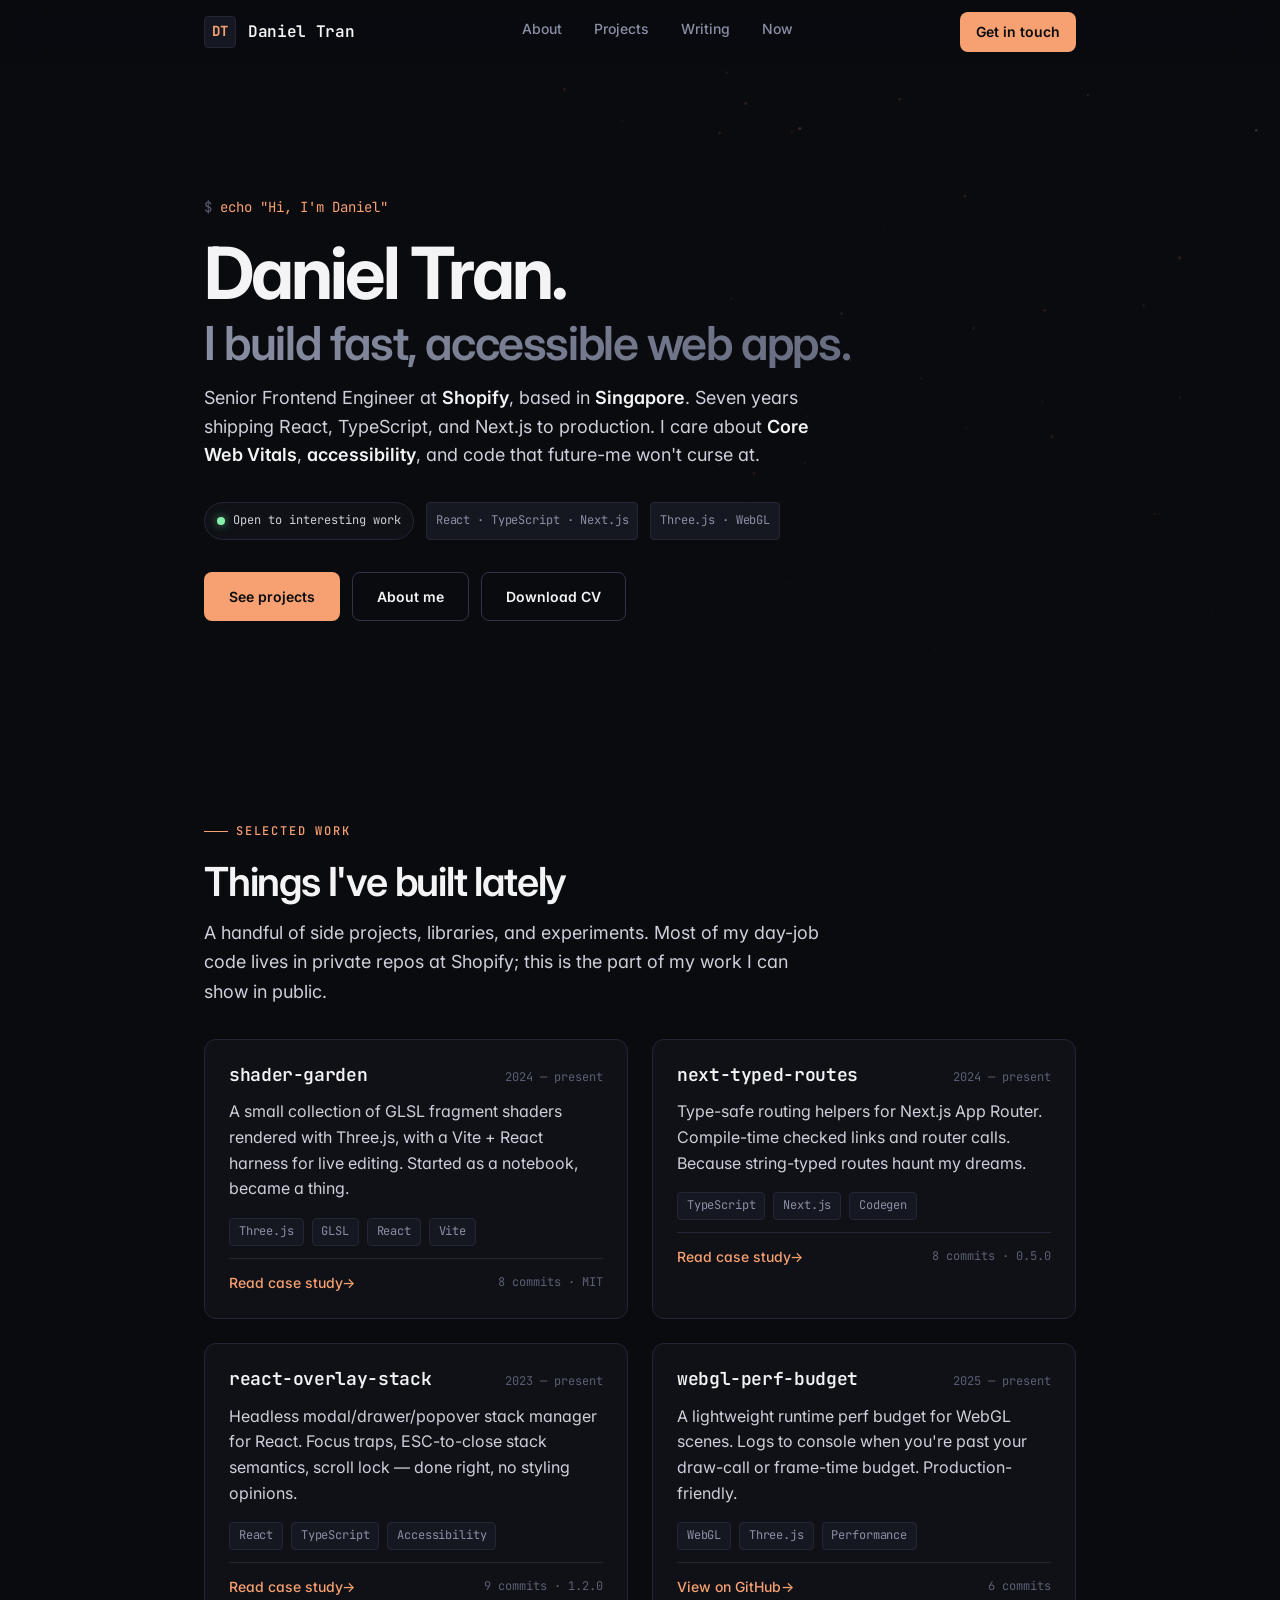
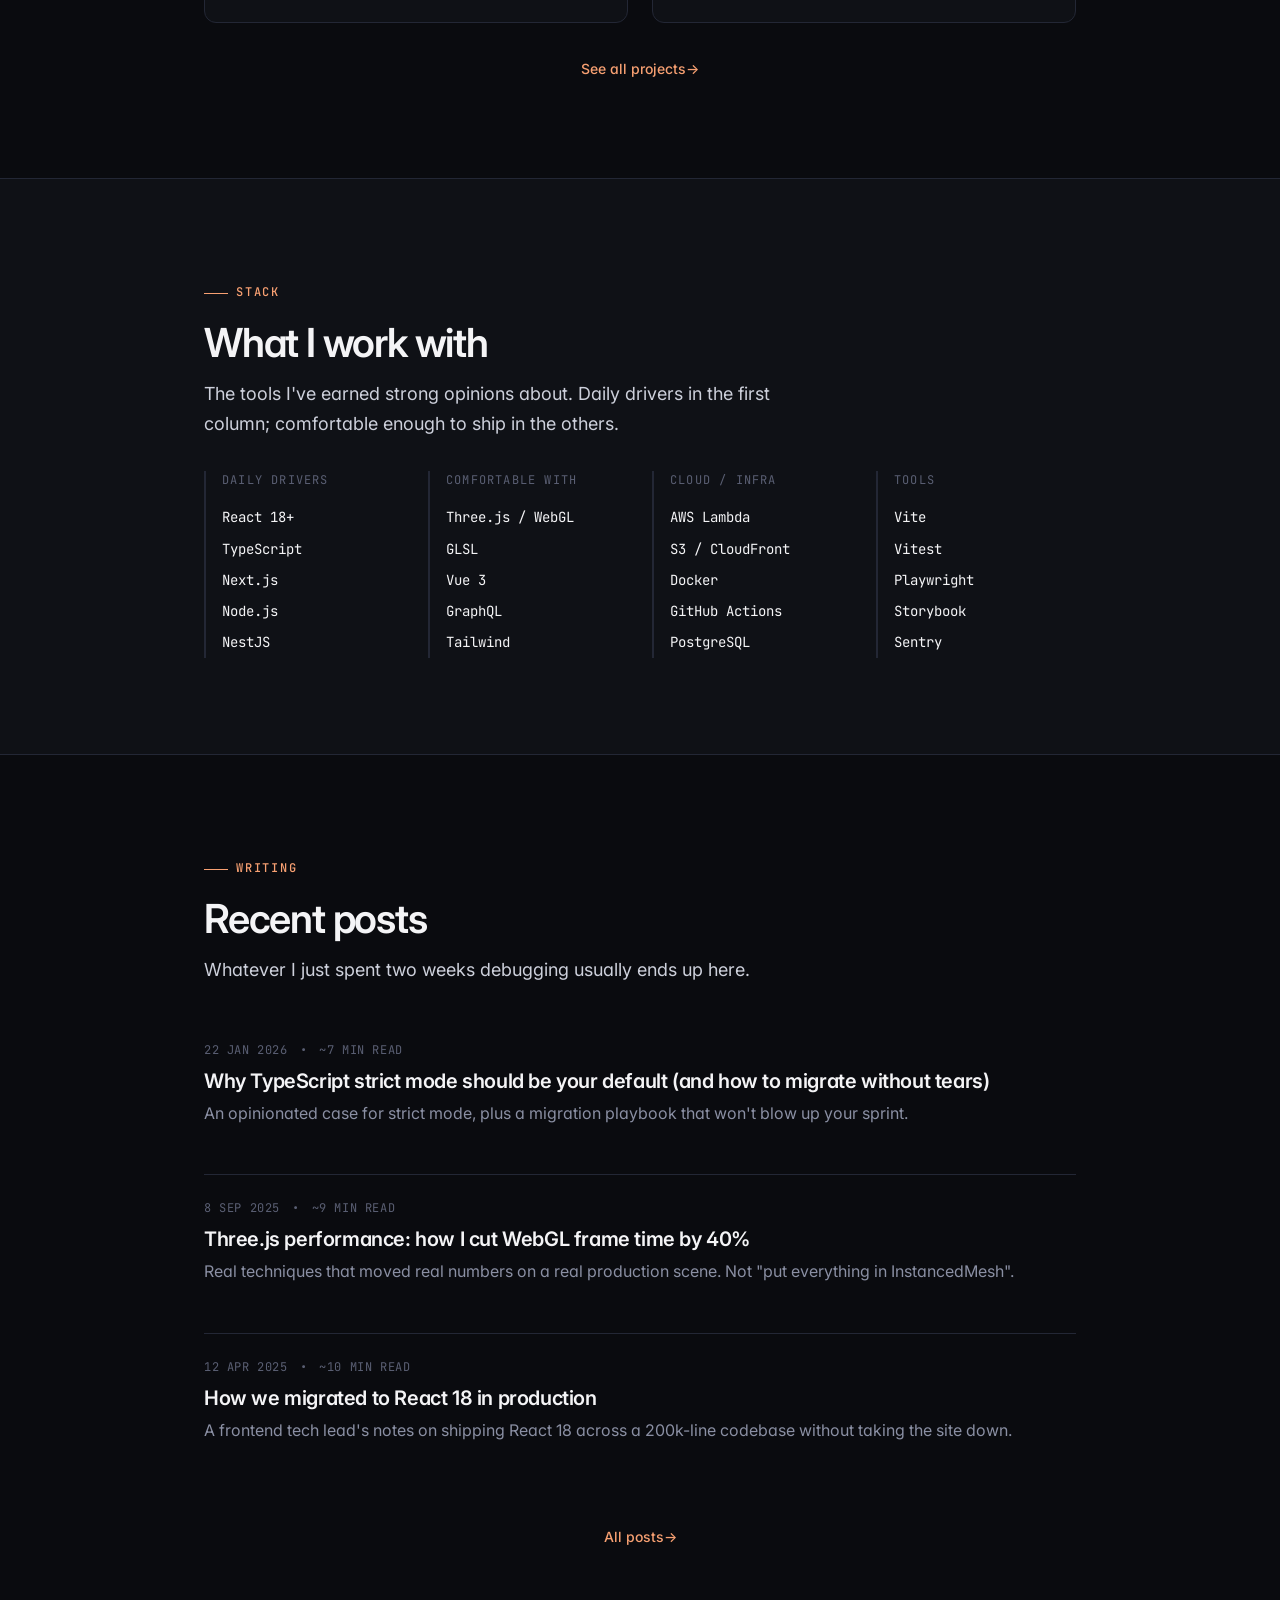
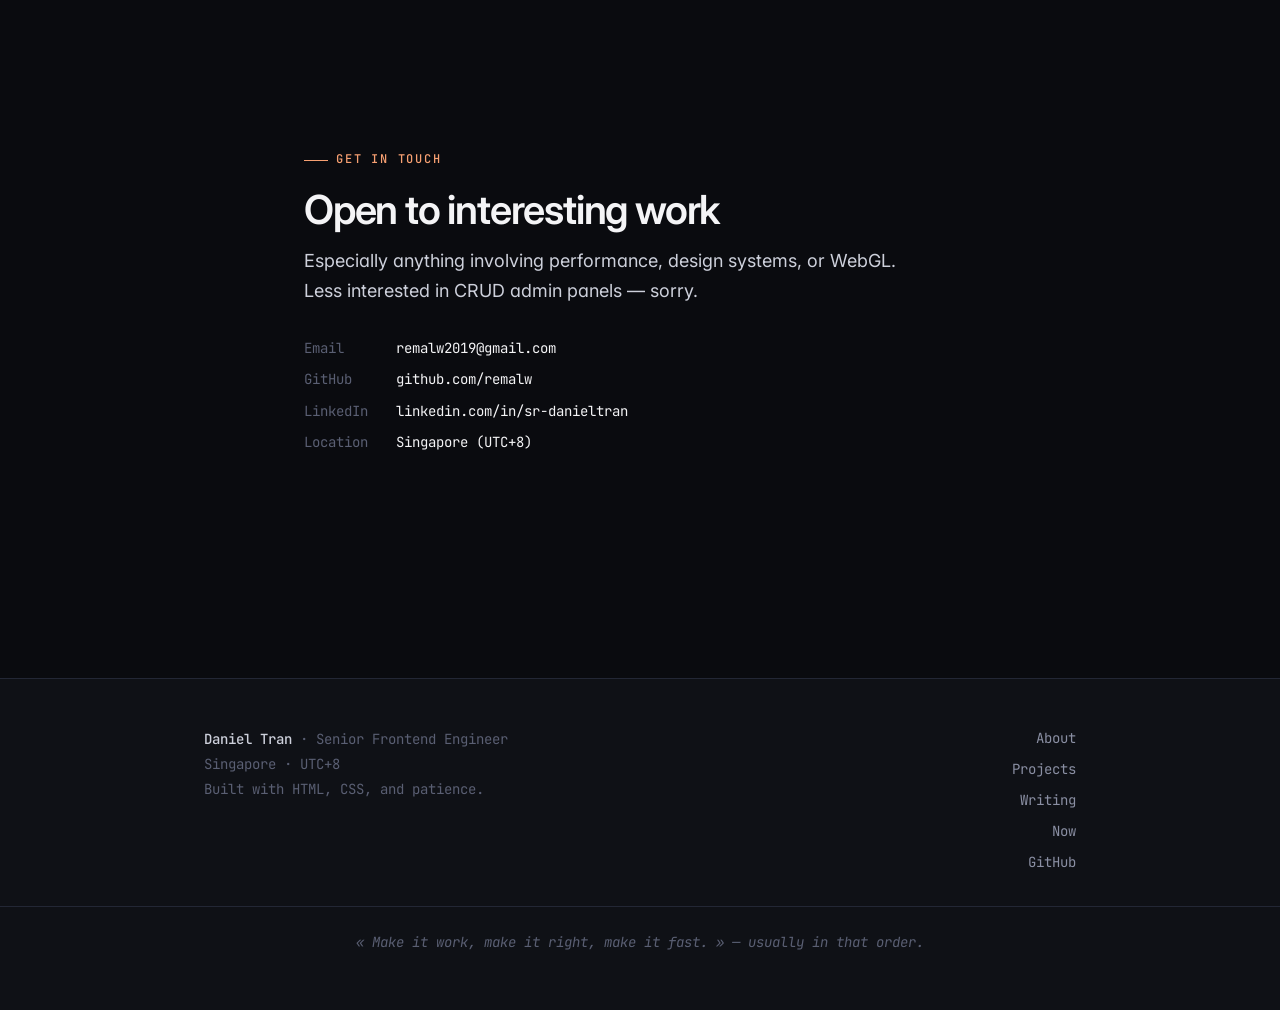
<file: index.html>
<!DOCTYPE html>
<html lang="en">
<head>
<meta charset="UTF-8">
<meta name="viewport" content="width=device-width, initial-scale=1">
<title>Daniel Tran — Senior Frontend Engineer</title>
<meta name="description" content="Senior Frontend Engineer at Shopify, based in Singapore. React, TypeScript, Next.js, Three.js. I build fast, accessible web apps.">
<meta name="author" content="Daniel Tran">
<meta name="theme-color" content="#0a0b0f">

<meta property="og:title" content="Daniel Tran — Senior Frontend Engineer">
<meta property="og:description" content="React, TypeScript, Three.js. Currently at Shopify. Singapore-based.">
<meta property="og:type" content="website">
<meta property="og:url" content="https://remalw.github.io/">
<meta property="og:image" content="https://remalw.github.io/assets/og-image.svg">
<meta name="twitter:card" content="summary_large_image">
<meta name="twitter:creator" content="@danieltrandev">

<link rel="icon" type="image/svg+xml" href="favicon.svg">
<link rel="preconnect" href="https://fonts.googleapis.com">
<link rel="preconnect" href="https://fonts.gstatic.com" crossorigin>
<link href="https://fonts.googleapis.com/css2?family=Inter:wght@400;500;600;700&family=JetBrains+Mono:wght@400;500;600&display=swap" rel="stylesheet">

<link rel="stylesheet" href="styles/base.css">
<link rel="stylesheet" href="styles/layout.css">
<link rel="stylesheet" href="styles/components.css">
<link rel="stylesheet" href="styles/pages.css">
</head>
<body>
<a class="skip-link" href="#main">Skip to content</a>

<header class="site-header">
  <nav class="nav" aria-label="Primary">
    <a href="/" class="nav-brand">
      <span class="nav-brand-mark">DT</span>
      <span>Daniel Tran</span>
    </a>
    <ul class="nav-links" id="nav-menu">
      <li><a href="/about.html">About</a></li>
      <li><a href="/projects.html">Projects</a></li>
      <li><a href="/blog.html">Writing</a></li>
      <li><a href="/now.html">Now</a></li>
    </ul>
    <a href="mailto:remalw2019@gmail.com" class="nav-cta">Get in touch</a>
    <button class="nav-toggle" aria-label="Toggle menu" aria-controls="nav-menu" aria-expanded="false">
      <svg class="icon" width="20" height="20" viewBox="0 0 24 24" fill="none" stroke="currentColor" stroke-width="2" stroke-linecap="round"><line x1="3" y1="6" x2="21" y2="6"></line><line x1="3" y1="12" x2="21" y2="12"></line><line x1="3" y1="18" x2="21" y2="18"></line></svg>
    </button>
  </nav>
</header>

<main id="main">

<section class="hero">
  <canvas class="hero-canvas" aria-hidden="true"></canvas>
  <div class="hero-inner">
    <p class="hero-greeting">echo "Hi, I'm Daniel"</p>
    <h1 class="hero-title">
      <span class="hero-title-name">Daniel Tran.</span>
      <span class="hero-title-tagline">I build fast, accessible web apps.</span>
    </h1>
    <p class="hero-lead">
      Senior Frontend Engineer at <strong>Shopify</strong>, based in <strong>Singapore</strong>.
      Seven years shipping React, TypeScript, and Next.js to production.
      I care about <strong>Core Web Vitals</strong>, <strong>accessibility</strong>, and code that future-me won't curse at.
    </p>
    <div class="hero-meta">
      <span class="status-pill"><span class="dot"></span>Open to interesting work</span>
      <span class="tag">React · TypeScript · Next.js</span>
      <span class="tag">Three.js · WebGL</span>
    </div>
    <div class="hero-cta">
      <a class="btn btn-primary" href="/projects.html">See projects</a>
      <a class="btn btn-ghost" href="/about.html">About me</a>
      <a class="btn btn-ghost" href="/Daniel_Tran_CV.pdf" download>Download CV</a>
    </div>
  </div>
</section>

<section class="section">
  <div class="container">
    <p class="section-label">Selected work</p>
    <h2 class="section-title">Things I've built lately</h2>
    <p class="section-lead">A handful of side projects, libraries, and experiments. Most of my day-job code lives in private repos at Shopify; this is the part of my work I can show in public.</p>

    <div class="featured-projects">
      <a href="/projects/shader-garden.html" class="card project-card card-link">
        <div class="project-card-header">
          <h3 class="project-card-title">shader-garden</h3>
          <span class="project-card-meta">2024 — present</span>
        </div>
        <p class="project-card-desc">A small collection of GLSL fragment shaders rendered with Three.js, with a Vite + React harness for live editing. Started as a notebook, became a thing.</p>
        <div class="tag-row" style="margin-bottom: var(--space-3);">
          <span class="tag">Three.js</span>
          <span class="tag">GLSL</span>
          <span class="tag">React</span>
          <span class="tag">Vite</span>
        </div>
        <div class="project-card-footer">
          <span class="btn-link">Read case study</span>
          <span class="project-card-stats">8 commits · MIT</span>
        </div>
      </a>

      <a href="/projects/next-typed-routes.html" class="card project-card card-link">
        <div class="project-card-header">
          <h3 class="project-card-title">next-typed-routes</h3>
          <span class="project-card-meta">2024 — present</span>
        </div>
        <p class="project-card-desc">Type-safe routing helpers for Next.js App Router. Compile-time checked links and router calls. Because string-typed routes haunt my dreams.</p>
        <div class="tag-row" style="margin-bottom: var(--space-3);">
          <span class="tag">TypeScript</span>
          <span class="tag">Next.js</span>
          <span class="tag">Codegen</span>
        </div>
        <div class="project-card-footer">
          <span class="btn-link">Read case study</span>
          <span class="project-card-stats">8 commits · 0.5.0</span>
        </div>
      </a>

      <a href="/projects/react-overlay-stack.html" class="card project-card card-link">
        <div class="project-card-header">
          <h3 class="project-card-title">react-overlay-stack</h3>
          <span class="project-card-meta">2023 — present</span>
        </div>
        <p class="project-card-desc">Headless modal/drawer/popover stack manager for React. Focus traps, ESC-to-close stack semantics, scroll lock — done right, no styling opinions.</p>
        <div class="tag-row" style="margin-bottom: var(--space-3);">
          <span class="tag">React</span>
          <span class="tag">TypeScript</span>
          <span class="tag">Accessibility</span>
        </div>
        <div class="project-card-footer">
          <span class="btn-link">Read case study</span>
          <span class="project-card-stats">9 commits · 1.2.0</span>
        </div>
      </a>

      <a href="https://github.com/remalw/webgl-perf-budget" class="card project-card card-link" target="_blank" rel="noopener">
        <div class="project-card-header">
          <h3 class="project-card-title">webgl-perf-budget</h3>
          <span class="project-card-meta">2025 — present</span>
        </div>
        <p class="project-card-desc">A lightweight runtime perf budget for WebGL scenes. Logs to console when you're past your draw-call or frame-time budget. Production-friendly.</p>
        <div class="tag-row" style="margin-bottom: var(--space-3);">
          <span class="tag">WebGL</span>
          <span class="tag">Three.js</span>
          <span class="tag">Performance</span>
        </div>
        <div class="project-card-footer">
          <span class="btn-link">View on GitHub</span>
          <span class="project-card-stats">6 commits</span>
        </div>
      </a>
    </div>

    <div style="margin-top: var(--space-6); text-align: center;">
      <a href="/projects.html" class="btn-link">See all projects</a>
    </div>
  </div>
</section>

<section class="section" style="background: var(--bg-1); border-top: 1px solid var(--border); border-bottom: 1px solid var(--border);">
  <div class="container">
    <p class="section-label">Stack</p>
    <h2 class="section-title">What I work with</h2>
    <p class="section-lead">The tools I've earned strong opinions about. Daily drivers in the first column; comfortable enough to ship in the others.</p>

    <div class="stack-grid">
      <div class="stack-group">
        <p class="stack-group-label">Daily drivers</p>
        <ul class="stack-group-list">
          <li>React 18+</li>
          <li>TypeScript</li>
          <li>Next.js</li>
          <li>Node.js</li>
          <li>NestJS</li>
        </ul>
      </div>
      <div class="stack-group">
        <p class="stack-group-label">Comfortable with</p>
        <ul class="stack-group-list">
          <li>Three.js / WebGL</li>
          <li>GLSL</li>
          <li>Vue 3</li>
          <li>GraphQL</li>
          <li>Tailwind</li>
        </ul>
      </div>
      <div class="stack-group">
        <p class="stack-group-label">Cloud / infra</p>
        <ul class="stack-group-list">
          <li>AWS Lambda</li>
          <li>S3 / CloudFront</li>
          <li>Docker</li>
          <li>GitHub Actions</li>
          <li>PostgreSQL</li>
        </ul>
      </div>
      <div class="stack-group">
        <p class="stack-group-label">Tools</p>
        <ul class="stack-group-list">
          <li>Vite</li>
          <li>Vitest</li>
          <li>Playwright</li>
          <li>Storybook</li>
          <li>Sentry</li>
        </ul>
      </div>
    </div>
  </div>
</section>

<section class="section">
  <div class="container">
    <p class="section-label">Writing</p>
    <h2 class="section-title">Recent posts</h2>
    <p class="section-lead">Whatever I just spent two weeks debugging usually ends up here.</p>

    <div class="blog-list">
      <a href="/blog/typescript-strict-mode.html" class="post-card">
        <div class="post-card-meta">
          <time datetime="2026-01-22">22 Jan 2026</time>
          <span>•</span>
          <span>~7 min read</span>
        </div>
        <h3 class="post-card-title">Why TypeScript strict mode should be your default (and how to migrate without tears)</h3>
        <p class="post-card-summary">An opinionated case for strict mode, plus a migration playbook that won't blow up your sprint.</p>
      </a>

      <a href="/blog/three-js-performance.html" class="post-card">
        <div class="post-card-meta">
          <time datetime="2025-09-08">8 Sep 2025</time>
          <span>•</span>
          <span>~9 min read</span>
        </div>
        <h3 class="post-card-title">Three.js performance: how I cut WebGL frame time by 40%</h3>
        <p class="post-card-summary">Real techniques that moved real numbers on a real production scene. Not "put everything in InstancedMesh".</p>
      </a>

      <a href="/blog/react-18-migration.html" class="post-card">
        <div class="post-card-meta">
          <time datetime="2025-04-12">12 Apr 2025</time>
          <span>•</span>
          <span>~10 min read</span>
        </div>
        <h3 class="post-card-title">How we migrated to React 18 in production</h3>
        <p class="post-card-summary">A frontend tech lead's notes on shipping React 18 across a 200k-line codebase without taking the site down.</p>
      </a>
    </div>

    <div style="margin-top: var(--space-6); text-align: center;">
      <a href="/blog.html" class="btn-link">All posts</a>
    </div>
  </div>
</section>

<section class="section">
  <div class="container-narrow">
    <p class="section-label">Get in touch</p>
    <h2 class="section-title">Open to interesting work</h2>
    <p class="section-lead">Especially anything involving performance, design systems, or WebGL. Less interested in CRUD admin panels — sorry.</p>

    <div class="contact-block">
      <div class="contact-block-row">
        <span class="contact-block-label">Email</span>
        <a href="mailto:remalw2019@gmail.com" class="contact-block-value">remalw2019@gmail.com</a>
      </div>
      <div class="contact-block-row">
        <span class="contact-block-label">GitHub</span>
        <a href="https://github.com/remalw" target="_blank" rel="noopener" class="contact-block-value">github.com/remalw</a>
      </div>
      <div class="contact-block-row">
        <span class="contact-block-label">LinkedIn</span>
        <a href="https://www.linkedin.com/in/sr-danieltran" target="_blank" rel="noopener" class="contact-block-value">linkedin.com/in/sr-danieltran</a>
      </div>
      <div class="contact-block-row">
        <span class="contact-block-label">Location</span>
        <span class="contact-block-value">Singapore (UTC+8)</span>
      </div>
    </div>
  </div>
</section>

</main>

<footer class="site-footer">
  <div class="footer-inner">
    <div class="footer-meta">
      <strong>Daniel Tran</strong> · Senior Frontend Engineer<br>
      Singapore · UTC+8<br>
      <span>Built with HTML, CSS, and patience.</span>
    </div>
    <div class="footer-links">
      <a href="/about.html">About</a>
      <a href="/projects.html">Projects</a>
      <a href="/blog.html">Writing</a>
      <a href="/now.html">Now</a>
      <a href="https://github.com/remalw" target="_blank" rel="noopener">GitHub</a>
    </div>
  </div>
  <p class="footer-quote">« Make it work, make it right, make it fast. » — usually in that order.</p>
</footer>

<script src="scripts/nav.js" defer></script>
<script src="scripts/hero.js" defer></script>
</body>
</html>
</file>
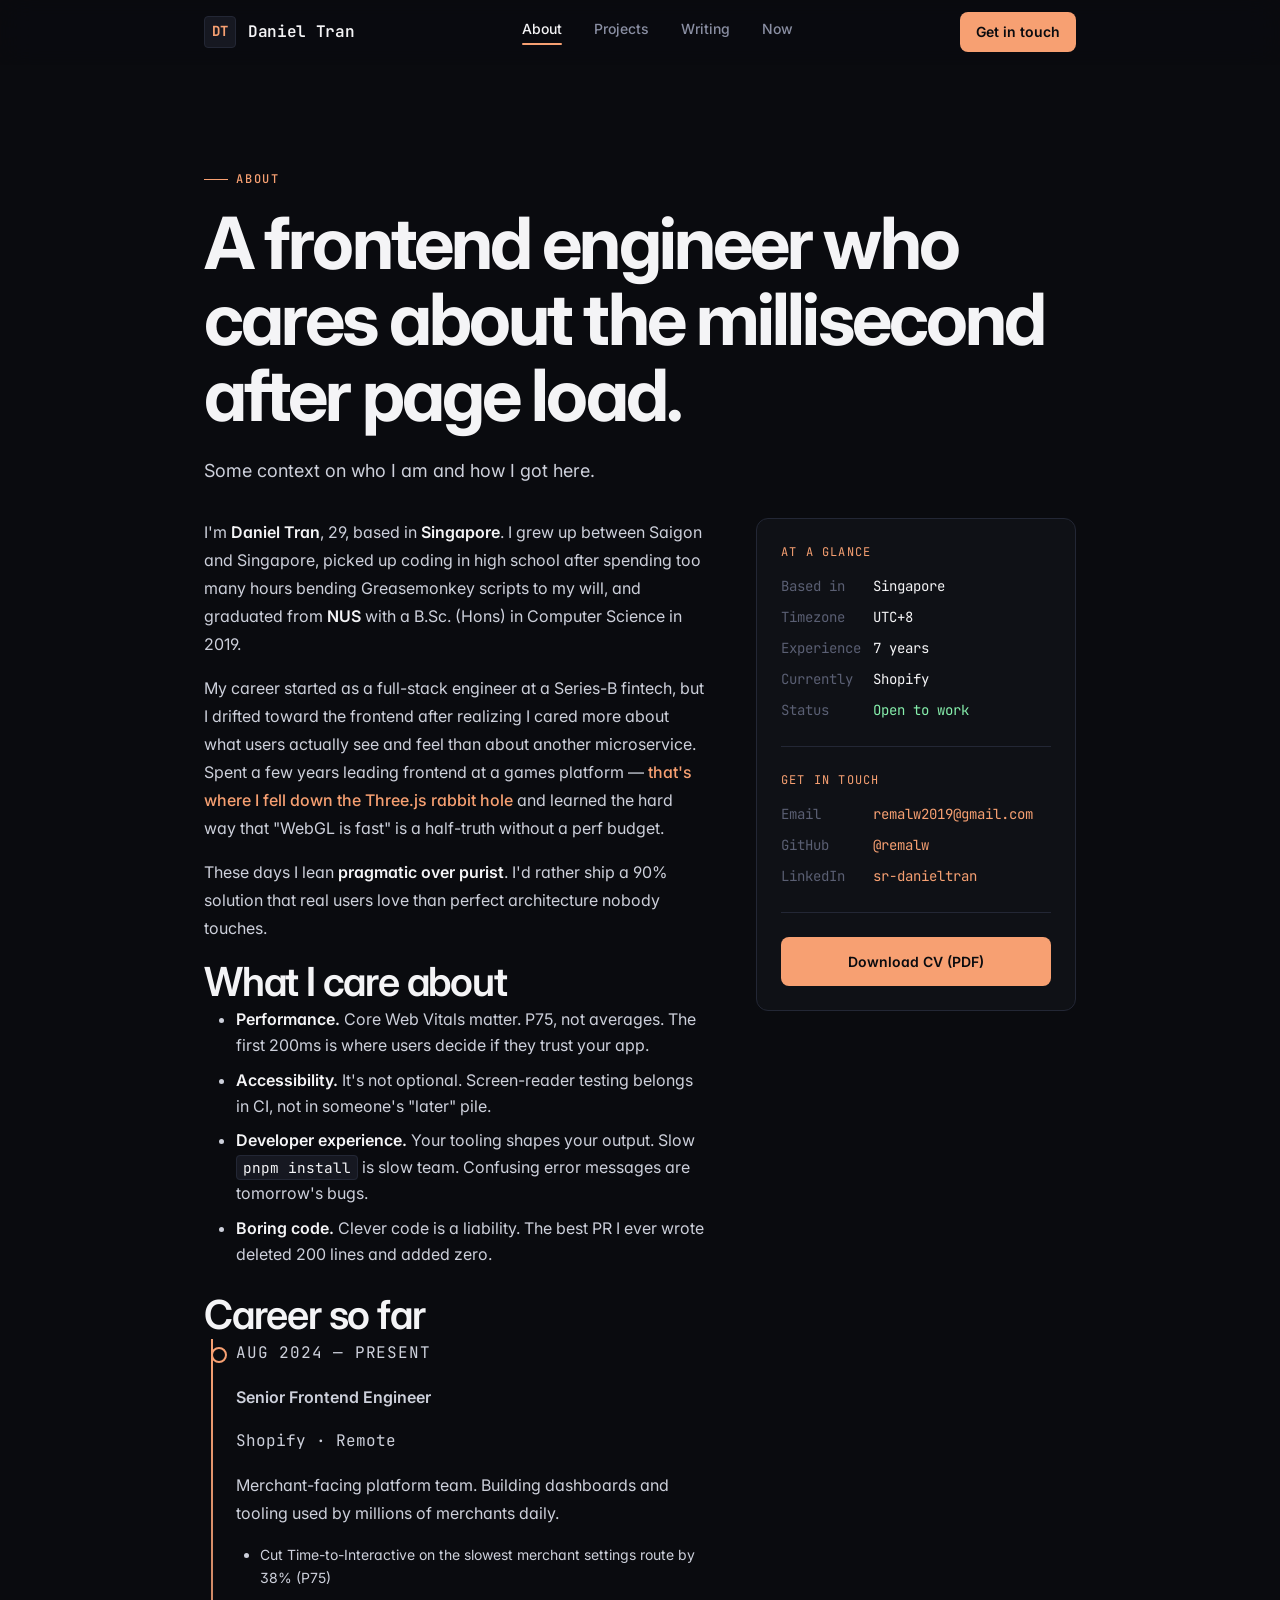
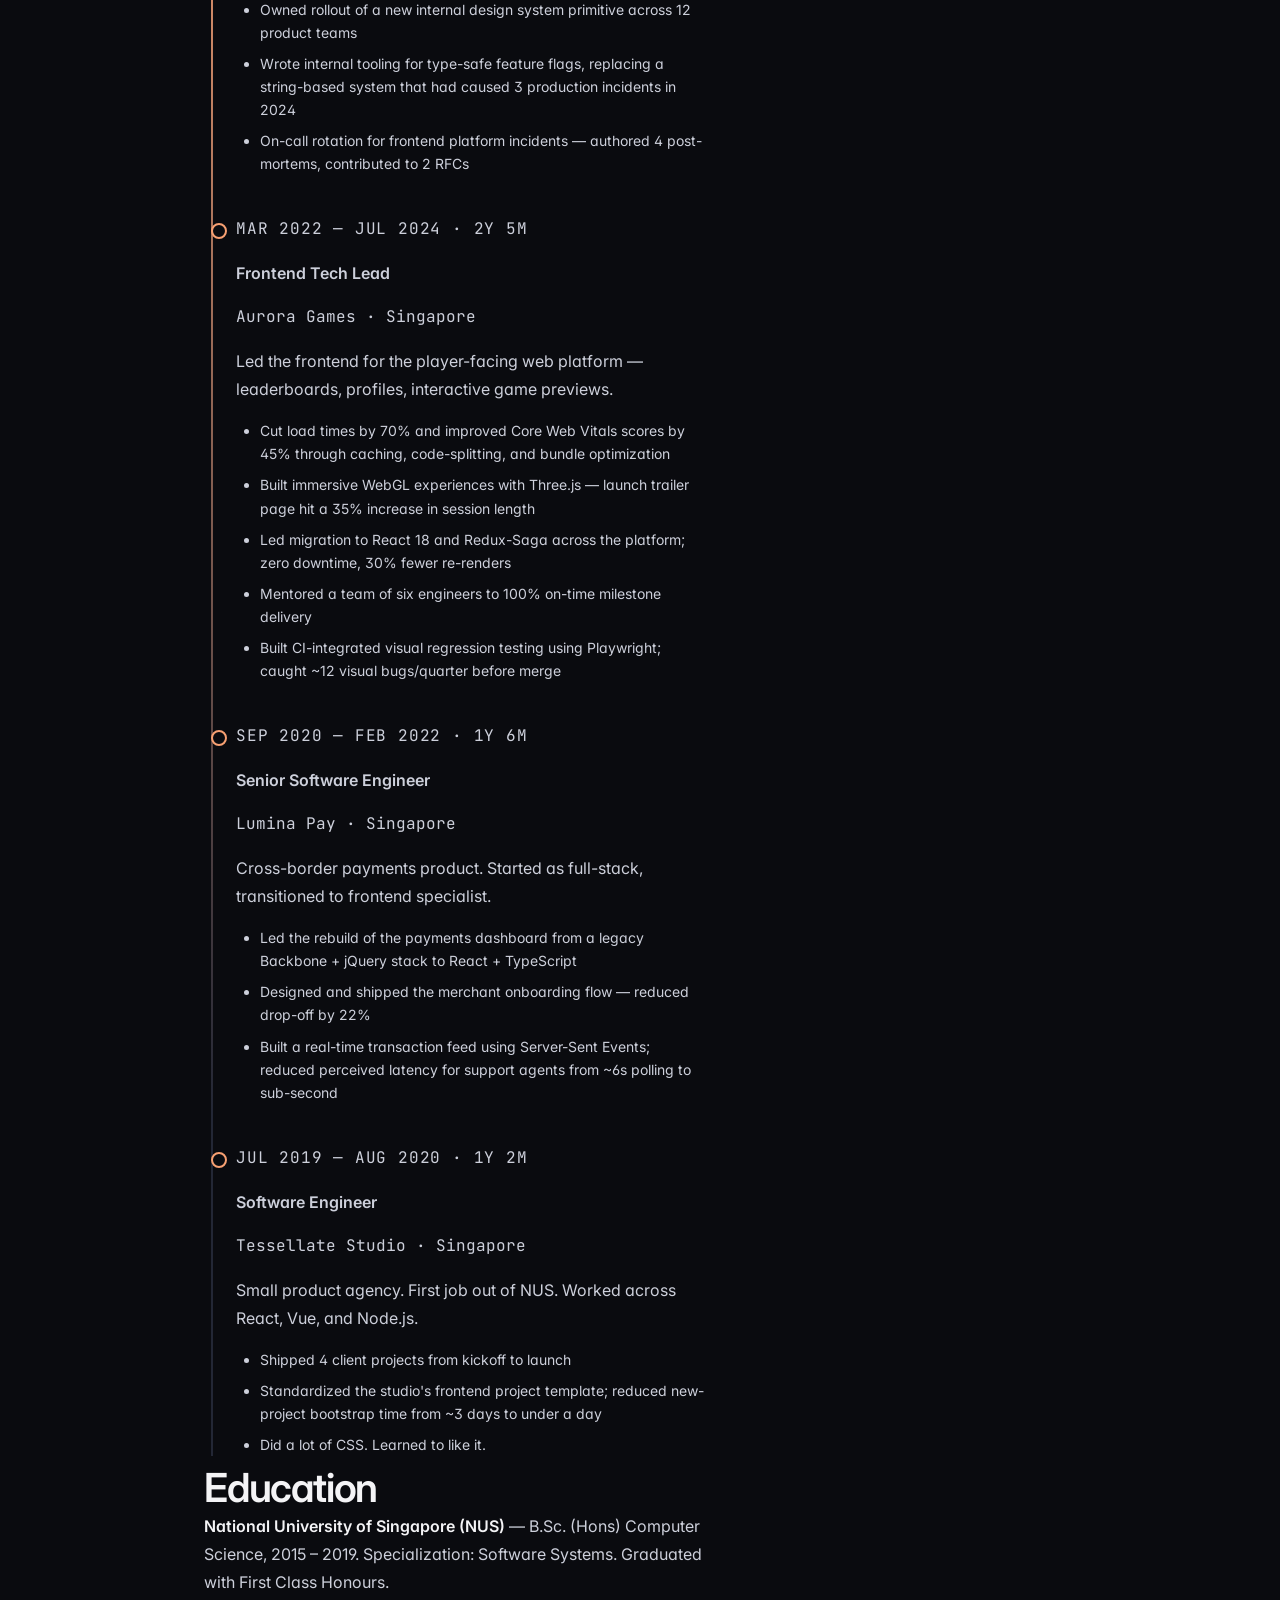
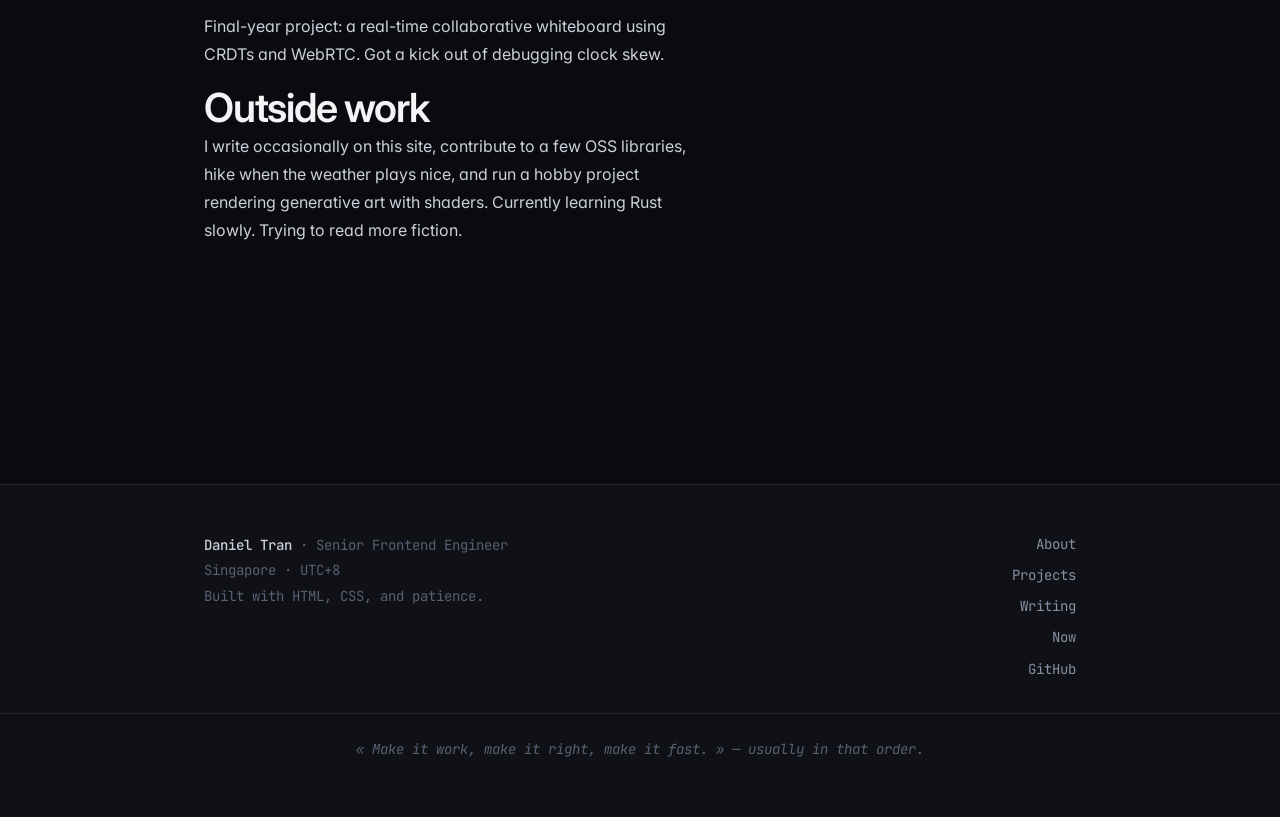
<file: about.html>
<!DOCTYPE html>
<html lang="en">
<head>
<meta charset="UTF-8">
<meta name="viewport" content="width=device-width, initial-scale=1">
<title>About — Daniel Tran</title>
<meta name="description" content="Senior Frontend Engineer at Shopify, based in Singapore. Career, philosophy, and what I care about.">
<meta name="author" content="Daniel Tran">
<meta name="theme-color" content="#0a0b0f">

<meta property="og:title" content="About — Daniel Tran">
<meta property="og:description" content="Senior Frontend Engineer at Shopify, based in Singapore. Career, philosophy, and what I care about.">
<meta property="og:type" content="website">

<link rel="icon" type="image/svg+xml" href="/favicon.svg">
<link rel="preconnect" href="https://fonts.googleapis.com">
<link rel="preconnect" href="https://fonts.gstatic.com" crossorigin>
<link href="https://fonts.googleapis.com/css2?family=Inter:wght@400;500;600;700&family=JetBrains+Mono:wght@400;500;600&display=swap" rel="stylesheet">

<link rel="stylesheet" href="styles/base.css">
<link rel="stylesheet" href="styles/layout.css">
<link rel="stylesheet" href="styles/components.css">
<link rel="stylesheet" href="styles/pages.css">
</head>
<body>
<a class="skip-link" href="#main">Skip to content</a>

<header class="site-header">
  <nav class="nav" aria-label="Primary">
    <a href="/" class="nav-brand">
      <span class="nav-brand-mark">DT</span>
      <span>Daniel Tran</span>
    </a>
    <ul class="nav-links" id="nav-menu">
      <li><a href="/about.html">About</a></li>
      <li><a href="/projects.html">Projects</a></li>
      <li><a href="/blog.html">Writing</a></li>
      <li><a href="/now.html">Now</a></li>
    </ul>
    <a href="mailto:remalw2019@gmail.com" class="nav-cta">Get in touch</a>
    <button class="nav-toggle" aria-label="Toggle menu" aria-controls="nav-menu" aria-expanded="false">
      <svg class="icon" width="20" height="20" viewBox="0 0 24 24" fill="none" stroke="currentColor" stroke-width="2" stroke-linecap="round"><line x1="3" y1="6" x2="21" y2="6"></line><line x1="3" y1="12" x2="21" y2="12"></line><line x1="3" y1="18" x2="21" y2="18"></line></svg>
    </button>
  </nav>
</header>

<main id="main">

<section class="section">
  <div class="container">
    <p class="section-label">About</p>
    <h1 style="margin-bottom: var(--space-5);">A frontend engineer who cares about the millisecond after page load.</h1>
    <p class="section-lead">Some context on who I am and how I got here.</p>

    <div class="about-grid">
      <div class="about-prose">
        <p>I'm <strong>Daniel Tran</strong>, 29, based in <strong>Singapore</strong>. I grew up between Saigon and Singapore, picked up coding in high school after spending too many hours bending Greasemonkey scripts to my will, and graduated from <strong>NUS</strong> with a B.Sc. (Hons) in Computer Science in 2019.</p>

        <p>My career started as a full-stack engineer at a Series-B fintech, but I drifted toward the frontend after realizing I cared more about what users actually see and feel than about another microservice. Spent a few years leading frontend at a games platform — <em>that's where I fell down the Three.js rabbit hole</em> and learned the hard way that "WebGL is fast" is a half-truth without a perf budget.</p>

        <p>These days I lean <strong>pragmatic over purist</strong>. I'd rather ship a 90% solution that real users love than perfect architecture nobody touches.</p>

        <h2>What I care about</h2>
        <ul>
          <li><strong>Performance.</strong> Core Web Vitals matter. P75, not averages. The first 200ms is where users decide if they trust your app.</li>
          <li><strong>Accessibility.</strong> It's not optional. Screen-reader testing belongs in CI, not in someone's "later" pile.</li>
          <li><strong>Developer experience.</strong> Your tooling shapes your output. Slow <code>pnpm install</code> is slow team. Confusing error messages are tomorrow's bugs.</li>
          <li><strong>Boring code.</strong> Clever code is a liability. The best PR I ever wrote deleted 200 lines and added zero.</li>
        </ul>

        <h2>Career so far</h2>
        <div class="timeline">
          <div class="timeline-item">
            <p class="timeline-meta">Aug 2024 — Present</p>
            <p class="timeline-title">Senior Frontend Engineer</p>
            <p class="timeline-company">Shopify · Remote</p>
            <p class="timeline-desc">Merchant-facing platform team. Building dashboards and tooling used by millions of merchants daily.</p>
            <ul class="timeline-bullets">
              <li>Cut Time-to-Interactive on the slowest merchant settings route by 38% (P75)</li>
              <li>Owned rollout of a new internal design system primitive across 12 product teams</li>
              <li>Wrote internal tooling for type-safe feature flags, replacing a string-based system that had caused 3 production incidents in 2024</li>
              <li>On-call rotation for frontend platform incidents — authored 4 post-mortems, contributed to 2 RFCs</li>
            </ul>
          </div>

          <div class="timeline-item">
            <p class="timeline-meta">Mar 2022 — Jul 2024 · 2y 5m</p>
            <p class="timeline-title">Frontend Tech Lead</p>
            <p class="timeline-company">Aurora Games · Singapore</p>
            <p class="timeline-desc">Led the frontend for the player-facing web platform — leaderboards, profiles, interactive game previews.</p>
            <ul class="timeline-bullets">
              <li>Cut load times by 70% and improved Core Web Vitals scores by 45% through caching, code-splitting, and bundle optimization</li>
              <li>Built immersive WebGL experiences with Three.js — launch trailer page hit a 35% increase in session length</li>
              <li>Led migration to React 18 and Redux-Saga across the platform; zero downtime, 30% fewer re-renders</li>
              <li>Mentored a team of six engineers to 100% on-time milestone delivery</li>
              <li>Built CI-integrated visual regression testing using Playwright; caught ~12 visual bugs/quarter before merge</li>
            </ul>
          </div>

          <div class="timeline-item">
            <p class="timeline-meta">Sep 2020 — Feb 2022 · 1y 6m</p>
            <p class="timeline-title">Senior Software Engineer</p>
            <p class="timeline-company">Lumina Pay · Singapore</p>
            <p class="timeline-desc">Cross-border payments product. Started as full-stack, transitioned to frontend specialist.</p>
            <ul class="timeline-bullets">
              <li>Led the rebuild of the payments dashboard from a legacy Backbone + jQuery stack to React + TypeScript</li>
              <li>Designed and shipped the merchant onboarding flow — reduced drop-off by 22%</li>
              <li>Built a real-time transaction feed using Server-Sent Events; reduced perceived latency for support agents from ~6s polling to sub-second</li>
            </ul>
          </div>

          <div class="timeline-item">
            <p class="timeline-meta">Jul 2019 — Aug 2020 · 1y 2m</p>
            <p class="timeline-title">Software Engineer</p>
            <p class="timeline-company">Tessellate Studio · Singapore</p>
            <p class="timeline-desc">Small product agency. First job out of NUS. Worked across React, Vue, and Node.js.</p>
            <ul class="timeline-bullets">
              <li>Shipped 4 client projects from kickoff to launch</li>
              <li>Standardized the studio's frontend project template; reduced new-project bootstrap time from ~3 days to under a day</li>
              <li>Did a lot of CSS. Learned to like it.</li>
            </ul>
          </div>
        </div>

        <h2>Education</h2>
        <p><strong>National University of Singapore (NUS)</strong> — B.Sc. (Hons) Computer Science, 2015 – 2019. Specialization: Software Systems. Graduated with First Class Honours.</p>
        <p>Final-year project: a real-time collaborative whiteboard using CRDTs and WebRTC. Got a kick out of debugging clock skew.</p>

        <h2>Outside work</h2>
        <p>I write occasionally on this site, contribute to a few OSS libraries, hike when the weather plays nice, and run a hobby project rendering generative art with shaders. Currently learning Rust slowly. Trying to read more fiction.</p>
      </div>

      <aside class="about-aside">
        <p class="about-aside-label">At a glance</p>
        <div class="contact-block">
          <div class="contact-block-row"><span class="contact-block-label">Based in</span><span class="contact-block-value">Singapore</span></div>
          <div class="contact-block-row"><span class="contact-block-label">Timezone</span><span class="contact-block-value">UTC+8</span></div>
          <div class="contact-block-row"><span class="contact-block-label">Experience</span><span class="contact-block-value">7 years</span></div>
          <div class="contact-block-row"><span class="contact-block-label">Currently</span><span class="contact-block-value">Shopify</span></div>
          <div class="contact-block-row"><span class="contact-block-label">Status</span><span class="contact-block-value" style="color: var(--green);">Open to work</span></div>
        </div>

        <hr style="border-color: var(--border); margin: var(--space-5) 0;">

        <p class="about-aside-label">Get in touch</p>
        <div class="contact-block">
          <div class="contact-block-row"><span class="contact-block-label">Email</span><a href="mailto:remalw2019@gmail.com">remalw2019@gmail.com</a></div>
          <div class="contact-block-row"><span class="contact-block-label">GitHub</span><a href="https://github.com/remalw" target="_blank" rel="noopener">@remalw</a></div>
          <div class="contact-block-row"><span class="contact-block-label">LinkedIn</span><a href="https://www.linkedin.com/in/sr-danieltran" target="_blank" rel="noopener">sr-danieltran</a></div>
        </div>

        <hr style="border-color: var(--border); margin: var(--space-5) 0;">

        <a href="/Daniel_Tran_CV.pdf" download class="btn btn-primary" style="width: 100%; justify-content: center;">Download CV (PDF)</a>
      </aside>
    </div>
  </div>
</section>

</main>

<footer class="site-footer">
  <div class="footer-inner">
    <div class="footer-meta">
      <strong>Daniel Tran</strong> · Senior Frontend Engineer<br>
      Singapore · UTC+8<br>
      <span>Built with HTML, CSS, and patience.</span>
    </div>
    <div class="footer-links">
      <a href="/about.html">About</a>
      <a href="/projects.html">Projects</a>
      <a href="/blog.html">Writing</a>
      <a href="/now.html">Now</a>
      <a href="https://github.com/remalw" target="_blank" rel="noopener">GitHub</a>
    </div>
  </div>
  <p class="footer-quote">« Make it work, make it right, make it fast. » — usually in that order.</p>
</footer>

<script src="scripts/nav.js" defer></script>

</body>
</html>
</file>
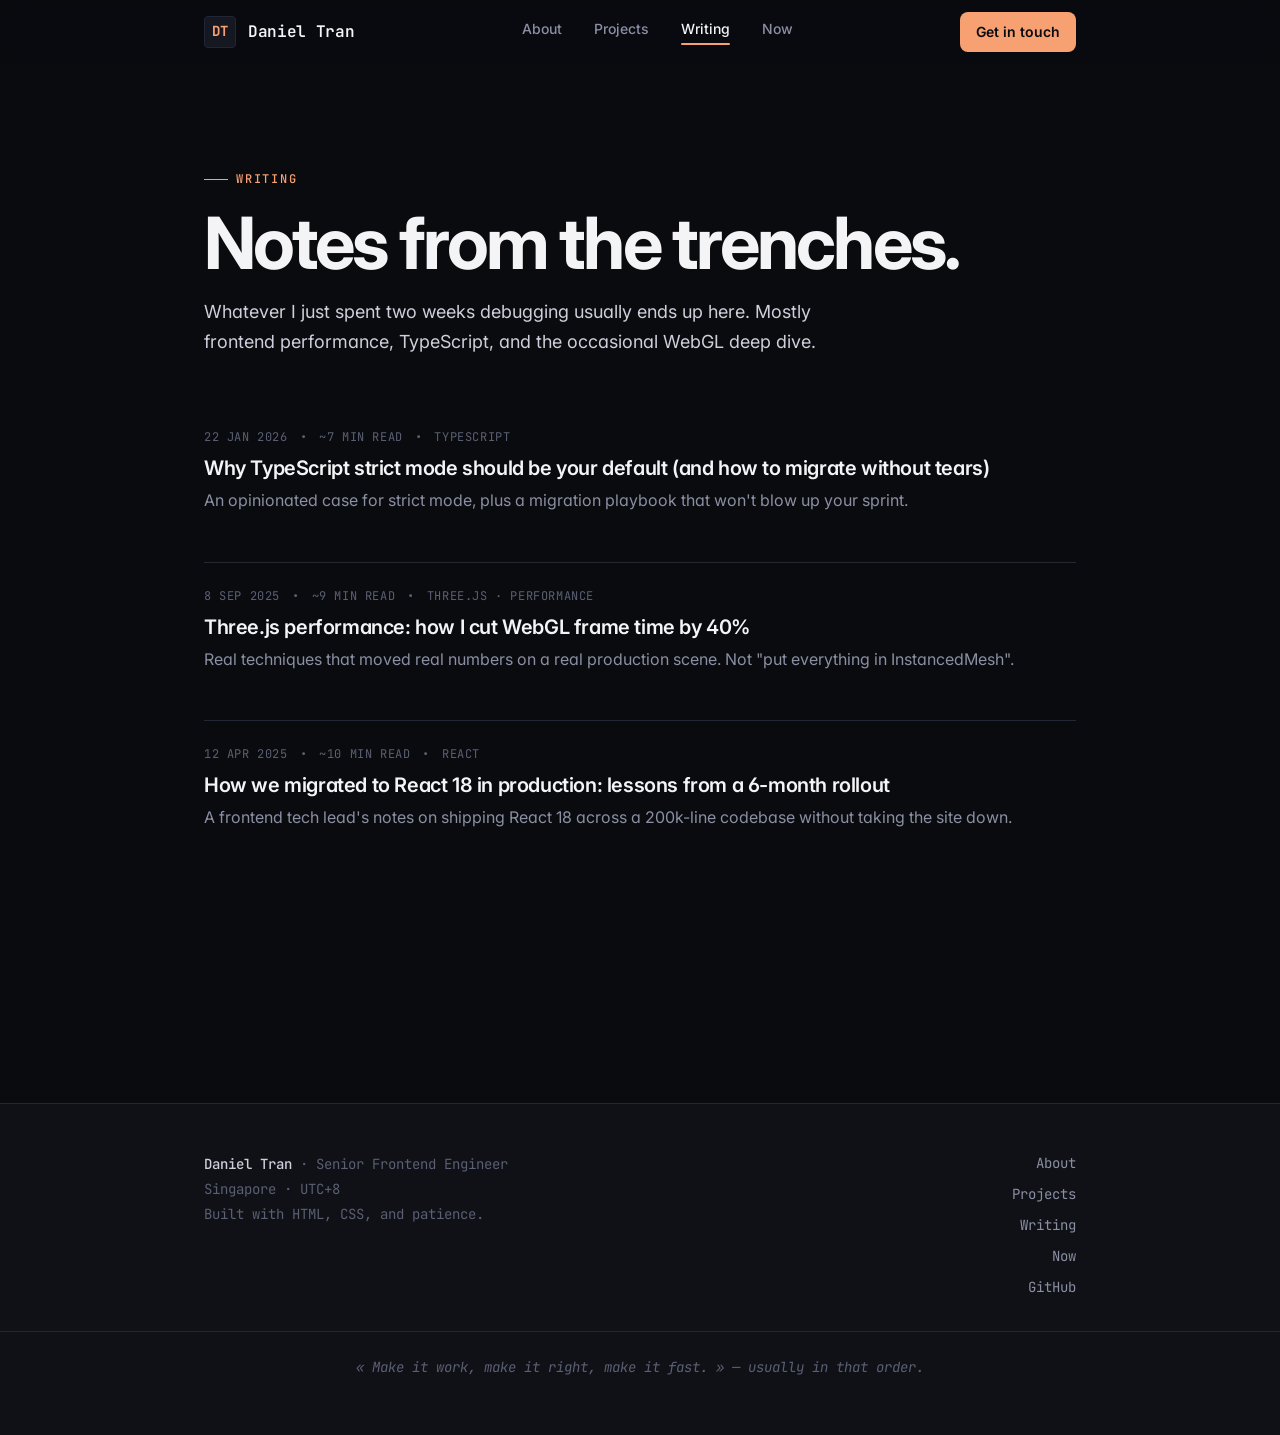
<file: blog.html>
<!DOCTYPE html>
<html lang="en">
<head>
<meta charset="UTF-8">
<meta name="viewport" content="width=device-width, initial-scale=1">
<title>Writing — Daniel Tran</title>
<meta name="description" content="Notes from the trenches: frontend performance, TypeScript, Three.js by Daniel Tran.">
<meta name="author" content="Daniel Tran">
<meta name="theme-color" content="#0a0b0f">

<meta property="og:title" content="Writing — Daniel Tran">
<meta property="og:description" content="Notes from the trenches: frontend performance, TypeScript, Three.js by Daniel Tran.">
<meta property="og:type" content="website">

<link rel="icon" type="image/svg+xml" href="/favicon.svg">
<link rel="preconnect" href="https://fonts.googleapis.com">
<link rel="preconnect" href="https://fonts.gstatic.com" crossorigin>
<link href="https://fonts.googleapis.com/css2?family=Inter:wght@400;500;600;700&family=JetBrains+Mono:wght@400;500;600&display=swap" rel="stylesheet">

<link rel="stylesheet" href="styles/base.css">
<link rel="stylesheet" href="styles/layout.css">
<link rel="stylesheet" href="styles/components.css">
<link rel="stylesheet" href="styles/pages.css">
</head>
<body>
<a class="skip-link" href="#main">Skip to content</a>

<header class="site-header">
  <nav class="nav" aria-label="Primary">
    <a href="/" class="nav-brand">
      <span class="nav-brand-mark">DT</span>
      <span>Daniel Tran</span>
    </a>
    <ul class="nav-links" id="nav-menu">
      <li><a href="/about.html">About</a></li>
      <li><a href="/projects.html">Projects</a></li>
      <li><a href="/blog.html">Writing</a></li>
      <li><a href="/now.html">Now</a></li>
    </ul>
    <a href="mailto:remalw2019@gmail.com" class="nav-cta">Get in touch</a>
    <button class="nav-toggle" aria-label="Toggle menu" aria-controls="nav-menu" aria-expanded="false">
      <svg class="icon" width="20" height="20" viewBox="0 0 24 24" fill="none" stroke="currentColor" stroke-width="2" stroke-linecap="round"><line x1="3" y1="6" x2="21" y2="6"></line><line x1="3" y1="12" x2="21" y2="12"></line><line x1="3" y1="18" x2="21" y2="18"></line></svg>
    </button>
  </nav>
</header>

<main id="main">

<section class="section">
  <div class="container">
    <p class="section-label">Writing</p>
    <h1 style="margin-bottom: var(--space-4);">Notes from the trenches.</h1>
    <p class="section-lead">Whatever I just spent two weeks debugging usually ends up here. Mostly frontend performance, TypeScript, and the occasional WebGL deep dive.</p>

    <div class="blog-list" style="margin-top: var(--space-7);">
      <a href="/blog/typescript-strict-mode.html" class="post-card">
        <div class="post-card-meta">
          <time datetime="2026-01-22">22 Jan 2026</time>
          <span>•</span>
          <span>~7 min read</span>
          <span>•</span>
          <span>TypeScript</span>
        </div>
        <h3 class="post-card-title">Why TypeScript strict mode should be your default (and how to migrate without tears)</h3>
        <p class="post-card-summary">An opinionated case for strict mode, plus a migration playbook that won't blow up your sprint.</p>
      </a>

      <a href="/blog/three-js-performance.html" class="post-card">
        <div class="post-card-meta">
          <time datetime="2025-09-08">8 Sep 2025</time>
          <span>•</span>
          <span>~9 min read</span>
          <span>•</span>
          <span>Three.js · Performance</span>
        </div>
        <h3 class="post-card-title">Three.js performance: how I cut WebGL frame time by 40%</h3>
        <p class="post-card-summary">Real techniques that moved real numbers on a real production scene. Not "put everything in InstancedMesh".</p>
      </a>

      <a href="/blog/react-18-migration.html" class="post-card">
        <div class="post-card-meta">
          <time datetime="2025-04-12">12 Apr 2025</time>
          <span>•</span>
          <span>~10 min read</span>
          <span>•</span>
          <span>React</span>
        </div>
        <h3 class="post-card-title">How we migrated to React 18 in production: lessons from a 6-month rollout</h3>
        <p class="post-card-summary">A frontend tech lead's notes on shipping React 18 across a 200k-line codebase without taking the site down.</p>
      </a>
    </div>
  </div>
</section>

</main>

<footer class="site-footer">
  <div class="footer-inner">
    <div class="footer-meta">
      <strong>Daniel Tran</strong> · Senior Frontend Engineer<br>
      Singapore · UTC+8<br>
      <span>Built with HTML, CSS, and patience.</span>
    </div>
    <div class="footer-links">
      <a href="/about.html">About</a>
      <a href="/projects.html">Projects</a>
      <a href="/blog.html">Writing</a>
      <a href="/now.html">Now</a>
      <a href="https://github.com/remalw" target="_blank" rel="noopener">GitHub</a>
    </div>
  </div>
  <p class="footer-quote">« Make it work, make it right, make it fast. » — usually in that order.</p>
</footer>

<script src="scripts/nav.js" defer></script>

</body>
</html>
</file>
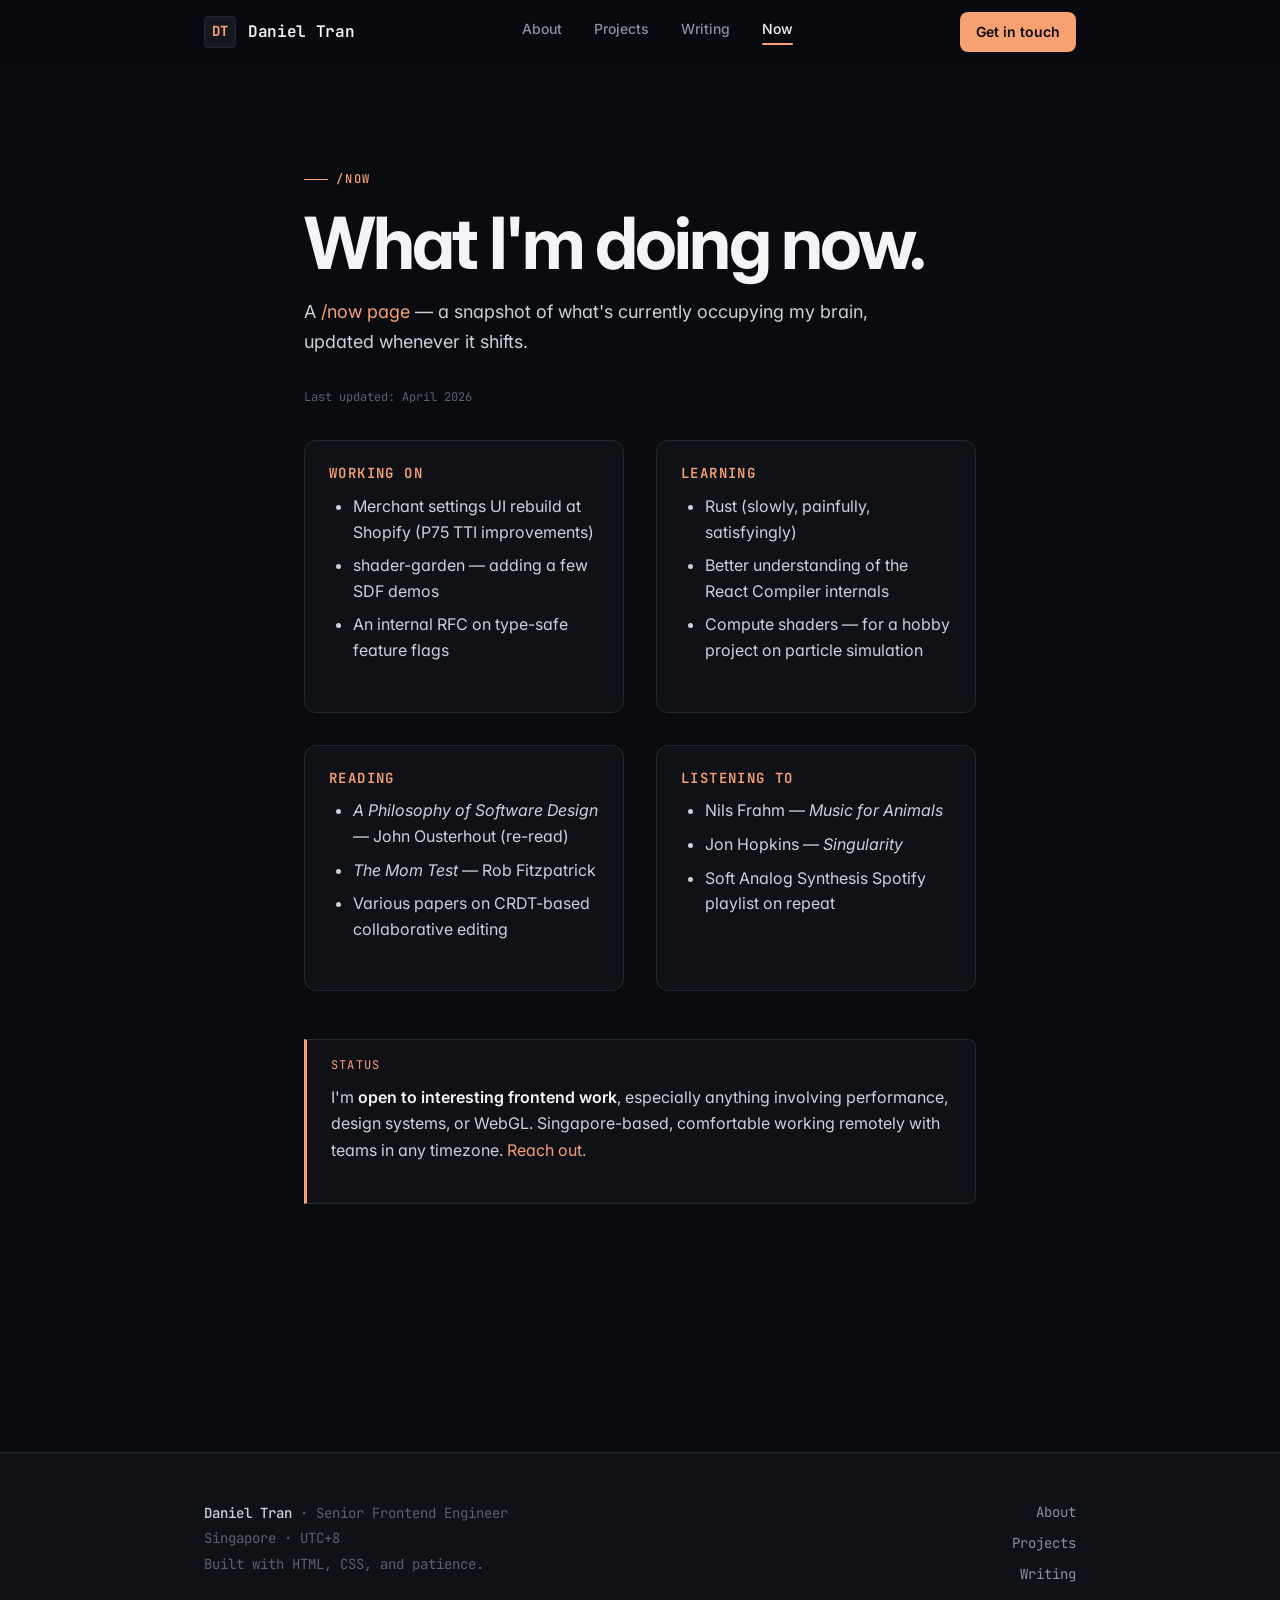
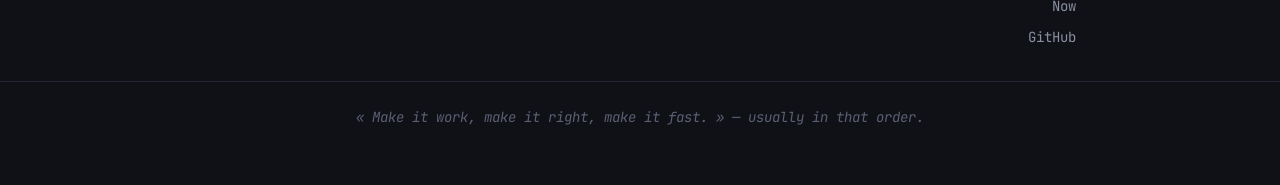
<file: now.html>
<!DOCTYPE html>
<html lang="en">
<head>
<meta charset="UTF-8">
<meta name="viewport" content="width=device-width, initial-scale=1">
<title>Now — Daniel Tran</title>
<meta name="description" content="What Daniel Tran is currently working on, learning, and reading.">
<meta name="author" content="Daniel Tran">
<meta name="theme-color" content="#0a0b0f">

<meta property="og:title" content="Now — Daniel Tran">
<meta property="og:description" content="What Daniel Tran is currently working on, learning, and reading.">
<meta property="og:type" content="website">

<link rel="icon" type="image/svg+xml" href="/favicon.svg">
<link rel="preconnect" href="https://fonts.googleapis.com">
<link rel="preconnect" href="https://fonts.gstatic.com" crossorigin>
<link href="https://fonts.googleapis.com/css2?family=Inter:wght@400;500;600;700&family=JetBrains+Mono:wght@400;500;600&display=swap" rel="stylesheet">

<link rel="stylesheet" href="styles/base.css">
<link rel="stylesheet" href="styles/layout.css">
<link rel="stylesheet" href="styles/components.css">
<link rel="stylesheet" href="styles/pages.css">
</head>
<body>
<a class="skip-link" href="#main">Skip to content</a>

<header class="site-header">
  <nav class="nav" aria-label="Primary">
    <a href="/" class="nav-brand">
      <span class="nav-brand-mark">DT</span>
      <span>Daniel Tran</span>
    </a>
    <ul class="nav-links" id="nav-menu">
      <li><a href="/about.html">About</a></li>
      <li><a href="/projects.html">Projects</a></li>
      <li><a href="/blog.html">Writing</a></li>
      <li><a href="/now.html">Now</a></li>
    </ul>
    <a href="mailto:remalw2019@gmail.com" class="nav-cta">Get in touch</a>
    <button class="nav-toggle" aria-label="Toggle menu" aria-controls="nav-menu" aria-expanded="false">
      <svg class="icon" width="20" height="20" viewBox="0 0 24 24" fill="none" stroke="currentColor" stroke-width="2" stroke-linecap="round"><line x1="3" y1="6" x2="21" y2="6"></line><line x1="3" y1="12" x2="21" y2="12"></line><line x1="3" y1="18" x2="21" y2="18"></line></svg>
    </button>
  </nav>
</header>

<main id="main">

<section class="section">
  <div class="container-narrow">
    <p class="section-label">/now</p>
    <h1 style="margin-bottom: var(--space-4);">What I'm doing now.</h1>
    <p class="section-lead">A <a href="https://nownownow.com/about" target="_blank" rel="noopener">/now page</a> — a snapshot of what's currently occupying my brain, updated whenever it shifts.</p>
    <p style="font-family: var(--font-mono); font-size: var(--text-xs); color: var(--fg-3);">Last updated: April 2026</p>

    <div class="now-grid" style="margin-top: var(--space-6);">
      <div class="now-section">
        <h3>Working on</h3>
        <ul>
          <li>Merchant settings UI rebuild at Shopify (P75 TTI improvements)</li>
          <li>shader-garden — adding a few SDF demos</li>
          <li>An internal RFC on type-safe feature flags</li>
        </ul>
      </div>

      <div class="now-section">
        <h3>Learning</h3>
        <ul>
          <li>Rust (slowly, painfully, satisfyingly)</li>
          <li>Better understanding of the React Compiler internals</li>
          <li>Compute shaders — for a hobby project on particle simulation</li>
        </ul>
      </div>

      <div class="now-section">
        <h3>Reading</h3>
        <ul>
          <li><em>A Philosophy of Software Design</em> — John Ousterhout (re-read)</li>
          <li><em>The Mom Test</em> — Rob Fitzpatrick</li>
          <li>Various papers on CRDT-based collaborative editing</li>
        </ul>
      </div>

      <div class="now-section">
        <h3>Listening to</h3>
        <ul>
          <li>Nils Frahm — <em>Music for Animals</em></li>
          <li>Jon Hopkins — <em>Singularity</em></li>
          <li>Soft Analog Synthesis Spotify playlist on repeat</li>
        </ul>
      </div>
    </div>

    <div class="callout" style="margin-top: var(--space-7);">
      <p class="callout-title">Status</p>
      <p>I'm <strong>open to interesting frontend work</strong>, especially anything involving performance, design systems, or WebGL. Singapore-based, comfortable working remotely with teams in any timezone. <a href="mailto:remalw2019@gmail.com">Reach out.</a></p>
    </div>
  </div>
</section>

</main>

<footer class="site-footer">
  <div class="footer-inner">
    <div class="footer-meta">
      <strong>Daniel Tran</strong> · Senior Frontend Engineer<br>
      Singapore · UTC+8<br>
      <span>Built with HTML, CSS, and patience.</span>
    </div>
    <div class="footer-links">
      <a href="/about.html">About</a>
      <a href="/projects.html">Projects</a>
      <a href="/blog.html">Writing</a>
      <a href="/now.html">Now</a>
      <a href="https://github.com/remalw" target="_blank" rel="noopener">GitHub</a>
    </div>
  </div>
  <p class="footer-quote">« Make it work, make it right, make it fast. » — usually in that order.</p>
</footer>

<script src="scripts/nav.js" defer></script>

</body>
</html>
</file>
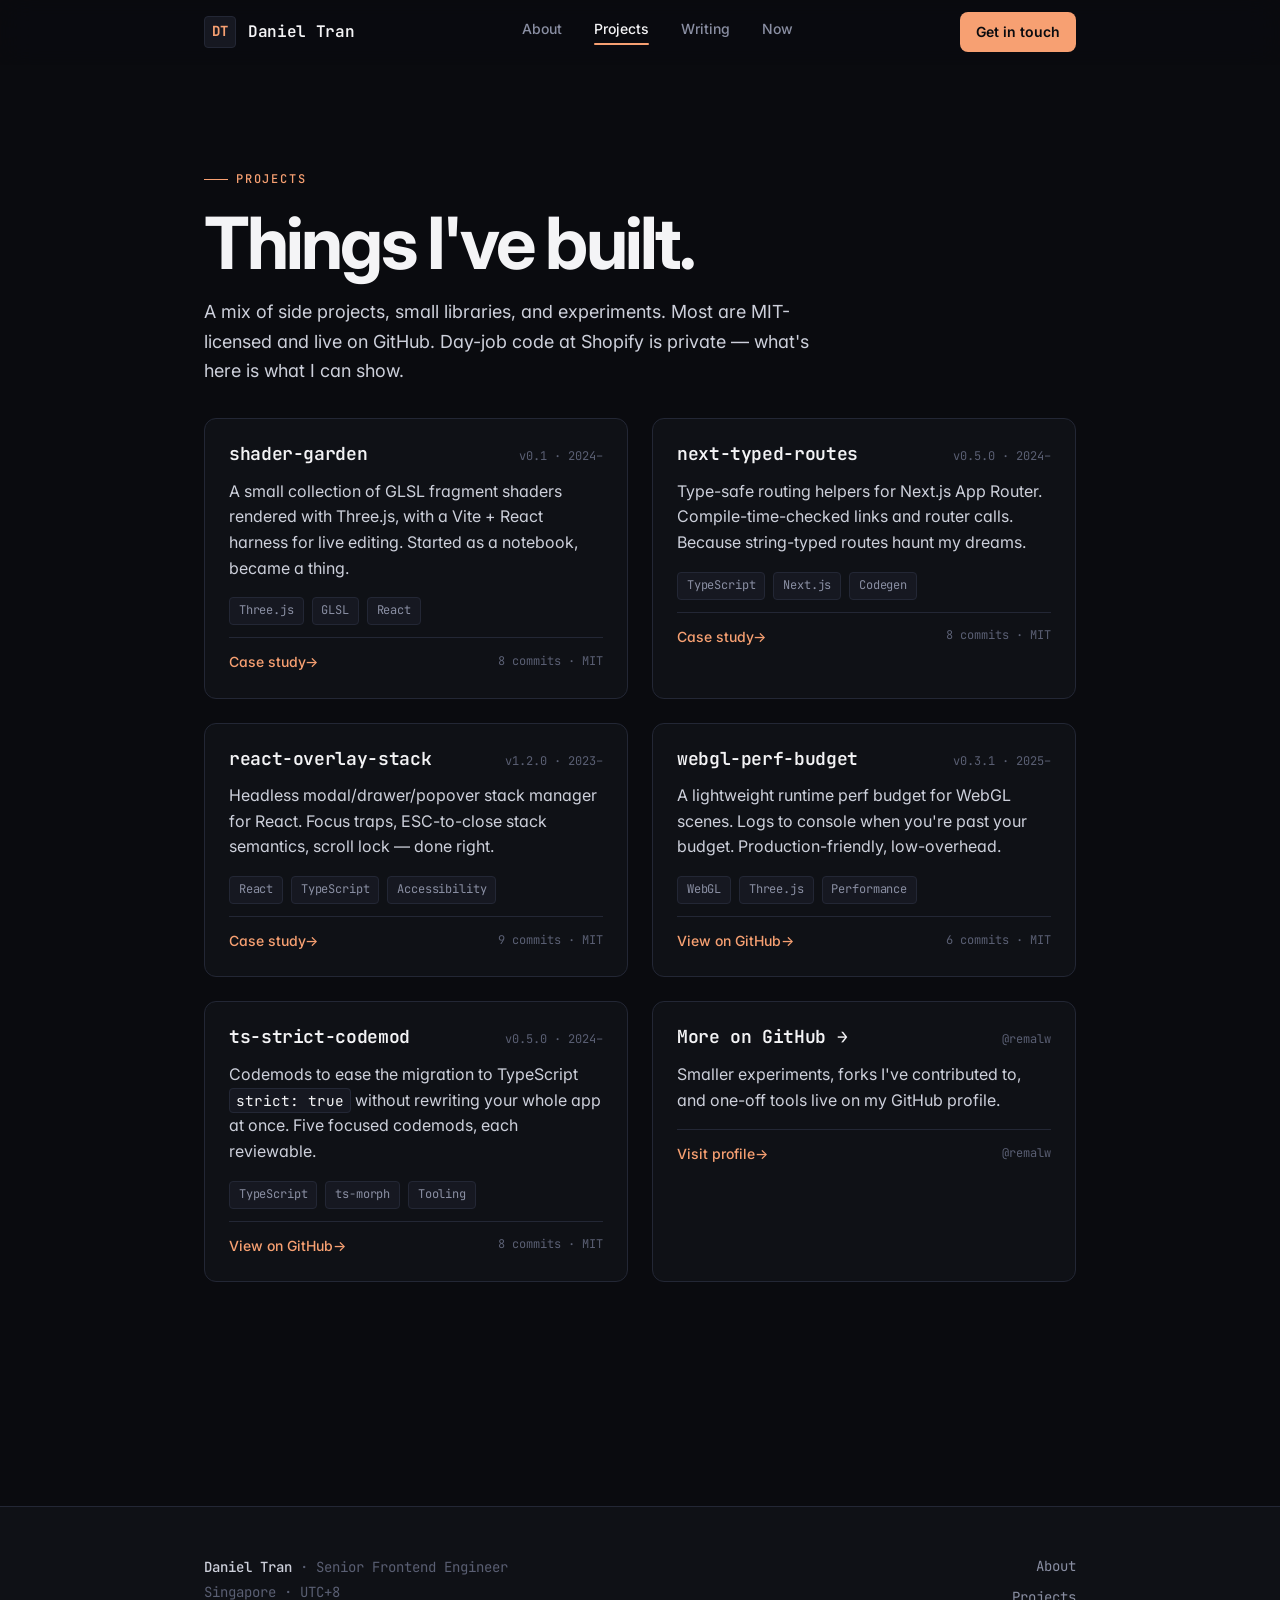
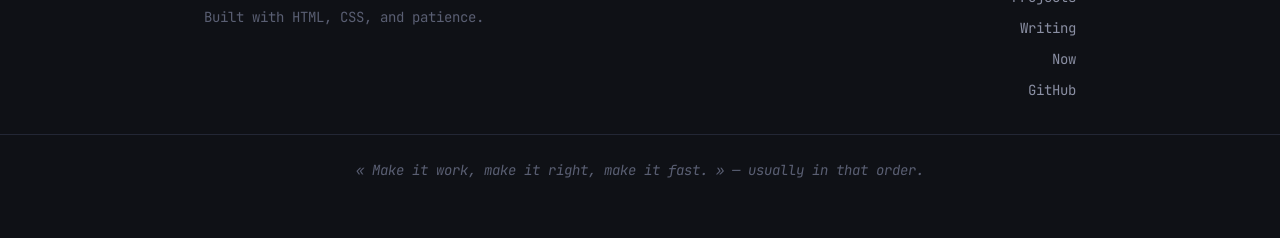
<file: projects.html>
<!DOCTYPE html>
<html lang="en">
<head>
<meta charset="UTF-8">
<meta name="viewport" content="width=device-width, initial-scale=1">
<title>Projects — Daniel Tran</title>
<meta name="description" content="Side projects, libraries, and experiments by Daniel Tran. Three.js, React, TypeScript.">
<meta name="author" content="Daniel Tran">
<meta name="theme-color" content="#0a0b0f">

<meta property="og:title" content="Projects — Daniel Tran">
<meta property="og:description" content="Side projects, libraries, and experiments by Daniel Tran. Three.js, React, TypeScript.">
<meta property="og:type" content="website">

<link rel="icon" type="image/svg+xml" href="/favicon.svg">
<link rel="preconnect" href="https://fonts.googleapis.com">
<link rel="preconnect" href="https://fonts.gstatic.com" crossorigin>
<link href="https://fonts.googleapis.com/css2?family=Inter:wght@400;500;600;700&family=JetBrains+Mono:wght@400;500;600&display=swap" rel="stylesheet">

<link rel="stylesheet" href="styles/base.css">
<link rel="stylesheet" href="styles/layout.css">
<link rel="stylesheet" href="styles/components.css">
<link rel="stylesheet" href="styles/pages.css">
</head>
<body>
<a class="skip-link" href="#main">Skip to content</a>

<header class="site-header">
  <nav class="nav" aria-label="Primary">
    <a href="/" class="nav-brand">
      <span class="nav-brand-mark">DT</span>
      <span>Daniel Tran</span>
    </a>
    <ul class="nav-links" id="nav-menu">
      <li><a href="/about.html">About</a></li>
      <li><a href="/projects.html">Projects</a></li>
      <li><a href="/blog.html">Writing</a></li>
      <li><a href="/now.html">Now</a></li>
    </ul>
    <a href="mailto:remalw2019@gmail.com" class="nav-cta">Get in touch</a>
    <button class="nav-toggle" aria-label="Toggle menu" aria-controls="nav-menu" aria-expanded="false">
      <svg class="icon" width="20" height="20" viewBox="0 0 24 24" fill="none" stroke="currentColor" stroke-width="2" stroke-linecap="round"><line x1="3" y1="6" x2="21" y2="6"></line><line x1="3" y1="12" x2="21" y2="12"></line><line x1="3" y1="18" x2="21" y2="18"></line></svg>
    </button>
  </nav>
</header>

<main id="main">

<section class="section">
  <div class="container">
    <p class="section-label">Projects</p>
    <h1 style="margin-bottom: var(--space-4);">Things I've built.</h1>
    <p class="section-lead">A mix of side projects, small libraries, and experiments. Most are MIT-licensed and live on GitHub. Day-job code at Shopify is private — what's here is what I can show.</p>

    <div class="grid-auto" style="margin-top: var(--space-6);">
      <a href="/projects/shader-garden.html" class="card project-card card-link">
        <div class="project-card-header">
          <h3 class="project-card-title">shader-garden</h3>
          <span class="project-card-meta">v0.1 · 2024–</span>
        </div>
        <p class="project-card-desc">A small collection of GLSL fragment shaders rendered with Three.js, with a Vite + React harness for live editing. Started as a notebook, became a thing.</p>
        <div class="tag-row" style="margin-bottom: var(--space-3);">
          <span class="tag">Three.js</span><span class="tag">GLSL</span><span class="tag">React</span>
        </div>
        <div class="project-card-footer">
          <span class="btn-link">Case study</span>
          <span class="project-card-stats">8 commits · MIT</span>
        </div>
      </a>

      <a href="/projects/next-typed-routes.html" class="card project-card card-link">
        <div class="project-card-header">
          <h3 class="project-card-title">next-typed-routes</h3>
          <span class="project-card-meta">v0.5.0 · 2024–</span>
        </div>
        <p class="project-card-desc">Type-safe routing helpers for Next.js App Router. Compile-time-checked links and router calls. Because string-typed routes haunt my dreams.</p>
        <div class="tag-row" style="margin-bottom: var(--space-3);">
          <span class="tag">TypeScript</span><span class="tag">Next.js</span><span class="tag">Codegen</span>
        </div>
        <div class="project-card-footer">
          <span class="btn-link">Case study</span>
          <span class="project-card-stats">8 commits · MIT</span>
        </div>
      </a>

      <a href="/projects/react-overlay-stack.html" class="card project-card card-link">
        <div class="project-card-header">
          <h3 class="project-card-title">react-overlay-stack</h3>
          <span class="project-card-meta">v1.2.0 · 2023–</span>
        </div>
        <p class="project-card-desc">Headless modal/drawer/popover stack manager for React. Focus traps, ESC-to-close stack semantics, scroll lock — done right.</p>
        <div class="tag-row" style="margin-bottom: var(--space-3);">
          <span class="tag">React</span><span class="tag">TypeScript</span><span class="tag">Accessibility</span>
        </div>
        <div class="project-card-footer">
          <span class="btn-link">Case study</span>
          <span class="project-card-stats">9 commits · MIT</span>
        </div>
      </a>

      <a href="https://github.com/remalw/webgl-perf-budget" target="_blank" rel="noopener" class="card project-card card-link">
        <div class="project-card-header">
          <h3 class="project-card-title">webgl-perf-budget</h3>
          <span class="project-card-meta">v0.3.1 · 2025–</span>
        </div>
        <p class="project-card-desc">A lightweight runtime perf budget for WebGL scenes. Logs to console when you're past your budget. Production-friendly, low-overhead.</p>
        <div class="tag-row" style="margin-bottom: var(--space-3);">
          <span class="tag">WebGL</span><span class="tag">Three.js</span><span class="tag">Performance</span>
        </div>
        <div class="project-card-footer">
          <span class="btn-link">View on GitHub</span>
          <span class="project-card-stats">6 commits · MIT</span>
        </div>
      </a>

      <a href="https://github.com/remalw/ts-strict-codemod" target="_blank" rel="noopener" class="card project-card card-link">
        <div class="project-card-header">
          <h3 class="project-card-title">ts-strict-codemod</h3>
          <span class="project-card-meta">v0.5.0 · 2024–</span>
        </div>
        <p class="project-card-desc">Codemods to ease the migration to TypeScript <code>strict: true</code> without rewriting your whole app at once. Five focused codemods, each reviewable.</p>
        <div class="tag-row" style="margin-bottom: var(--space-3);">
          <span class="tag">TypeScript</span><span class="tag">ts-morph</span><span class="tag">Tooling</span>
        </div>
        <div class="project-card-footer">
          <span class="btn-link">View on GitHub</span>
          <span class="project-card-stats">8 commits · MIT</span>
        </div>
      </a>

      <a href="https://github.com/remalw" target="_blank" rel="noopener" class="card project-card card-link">
        <div class="project-card-header">
          <h3 class="project-card-title">More on GitHub →</h3>
          <span class="project-card-meta">@remalw</span>
        </div>
        <p class="project-card-desc">Smaller experiments, forks I've contributed to, and one-off tools live on my GitHub profile.</p>
        <div class="project-card-footer">
          <span class="btn-link">Visit profile</span>
          <span class="project-card-stats">@remalw</span>
        </div>
      </a>
    </div>
  </div>
</section>

</main>

<footer class="site-footer">
  <div class="footer-inner">
    <div class="footer-meta">
      <strong>Daniel Tran</strong> · Senior Frontend Engineer<br>
      Singapore · UTC+8<br>
      <span>Built with HTML, CSS, and patience.</span>
    </div>
    <div class="footer-links">
      <a href="/about.html">About</a>
      <a href="/projects.html">Projects</a>
      <a href="/blog.html">Writing</a>
      <a href="/now.html">Now</a>
      <a href="https://github.com/remalw" target="_blank" rel="noopener">GitHub</a>
    </div>
  </div>
  <p class="footer-quote">« Make it work, make it right, make it fast. » — usually in that order.</p>
</footer>

<script src="scripts/nav.js" defer></script>

</body>
</html>
</file>
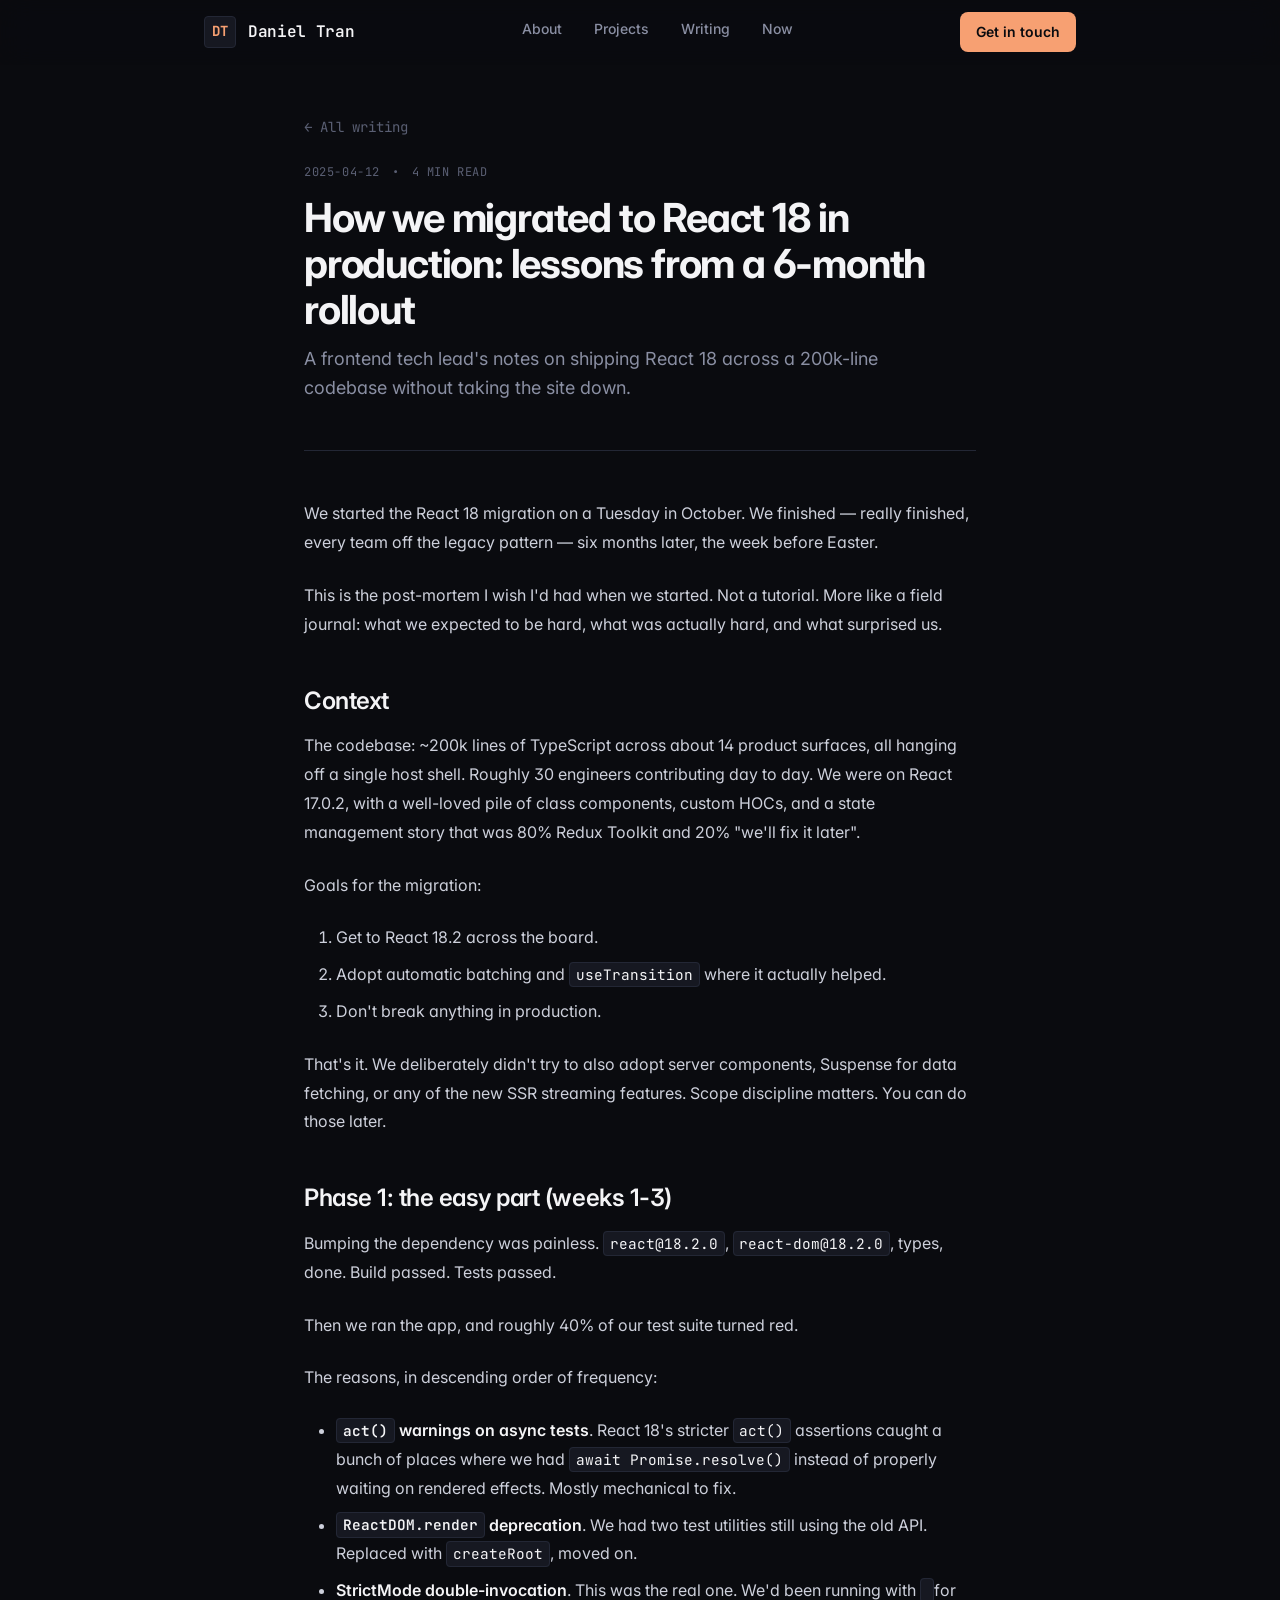
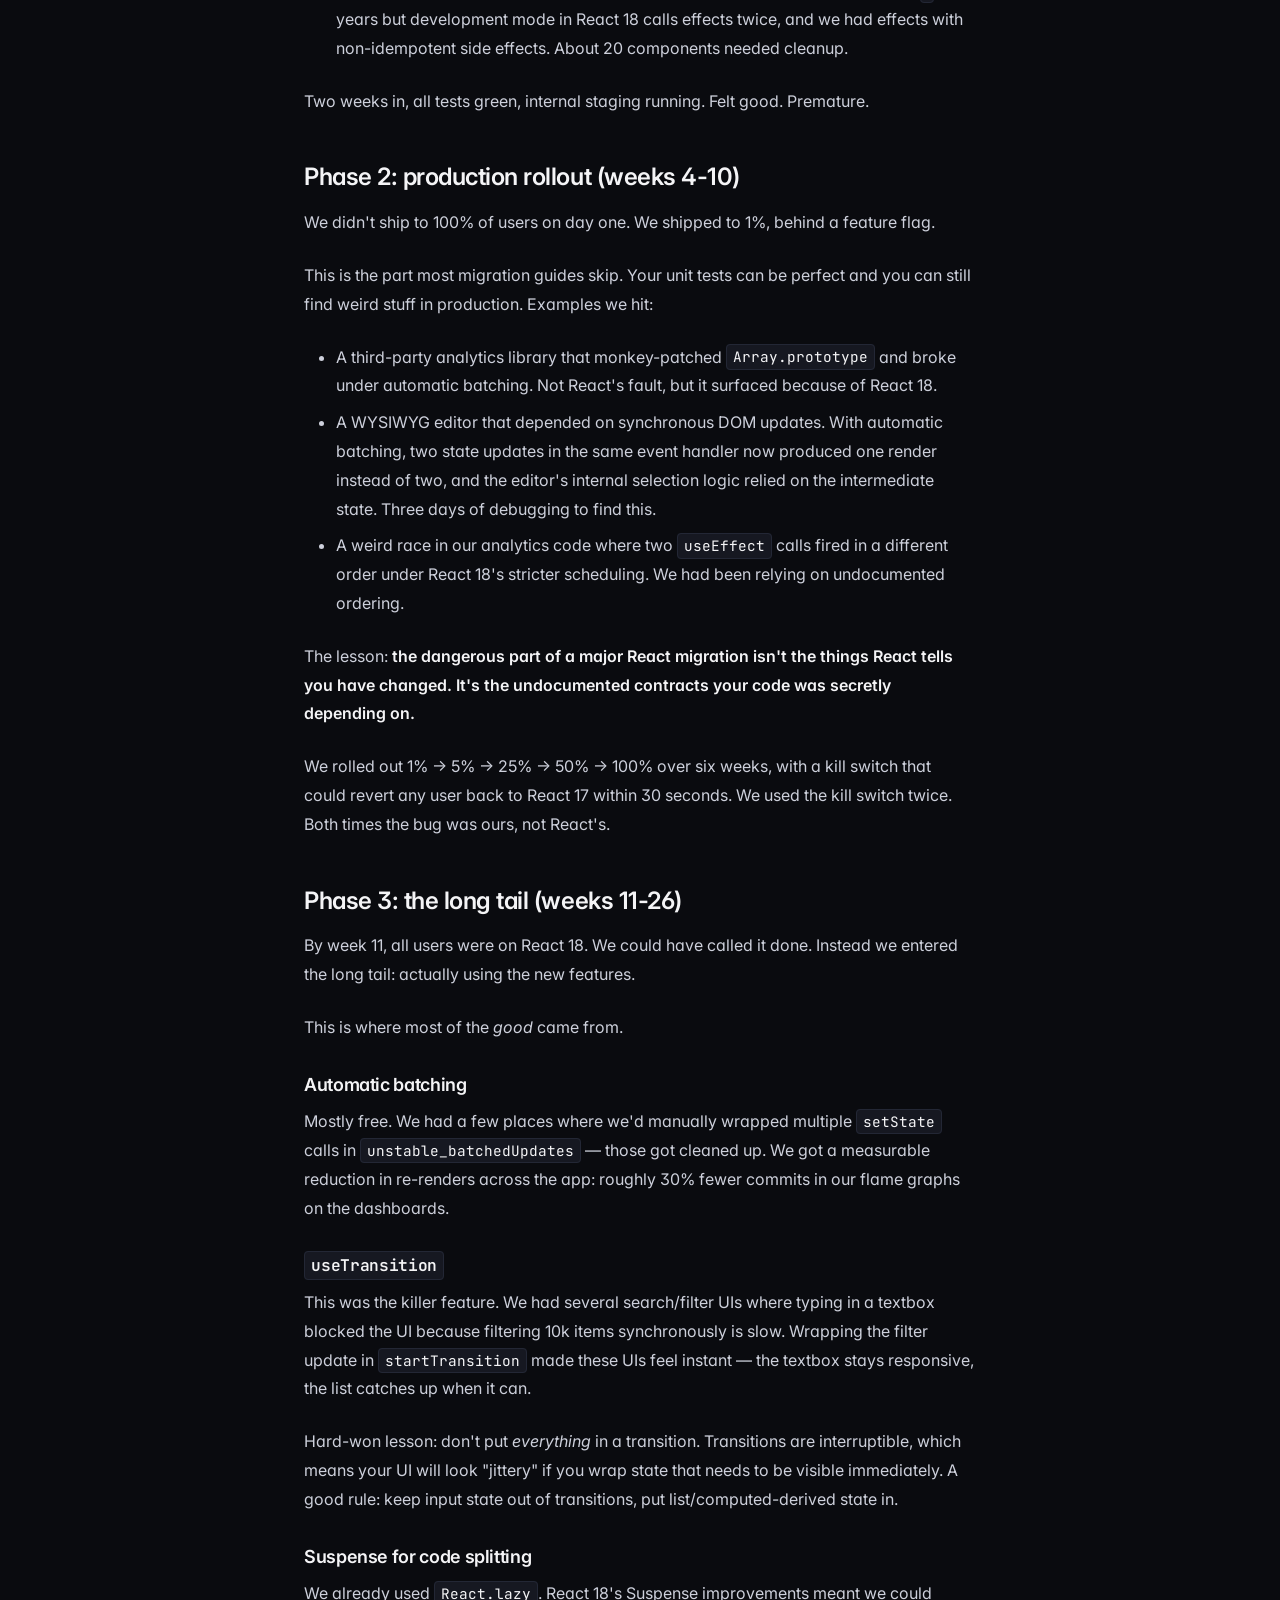
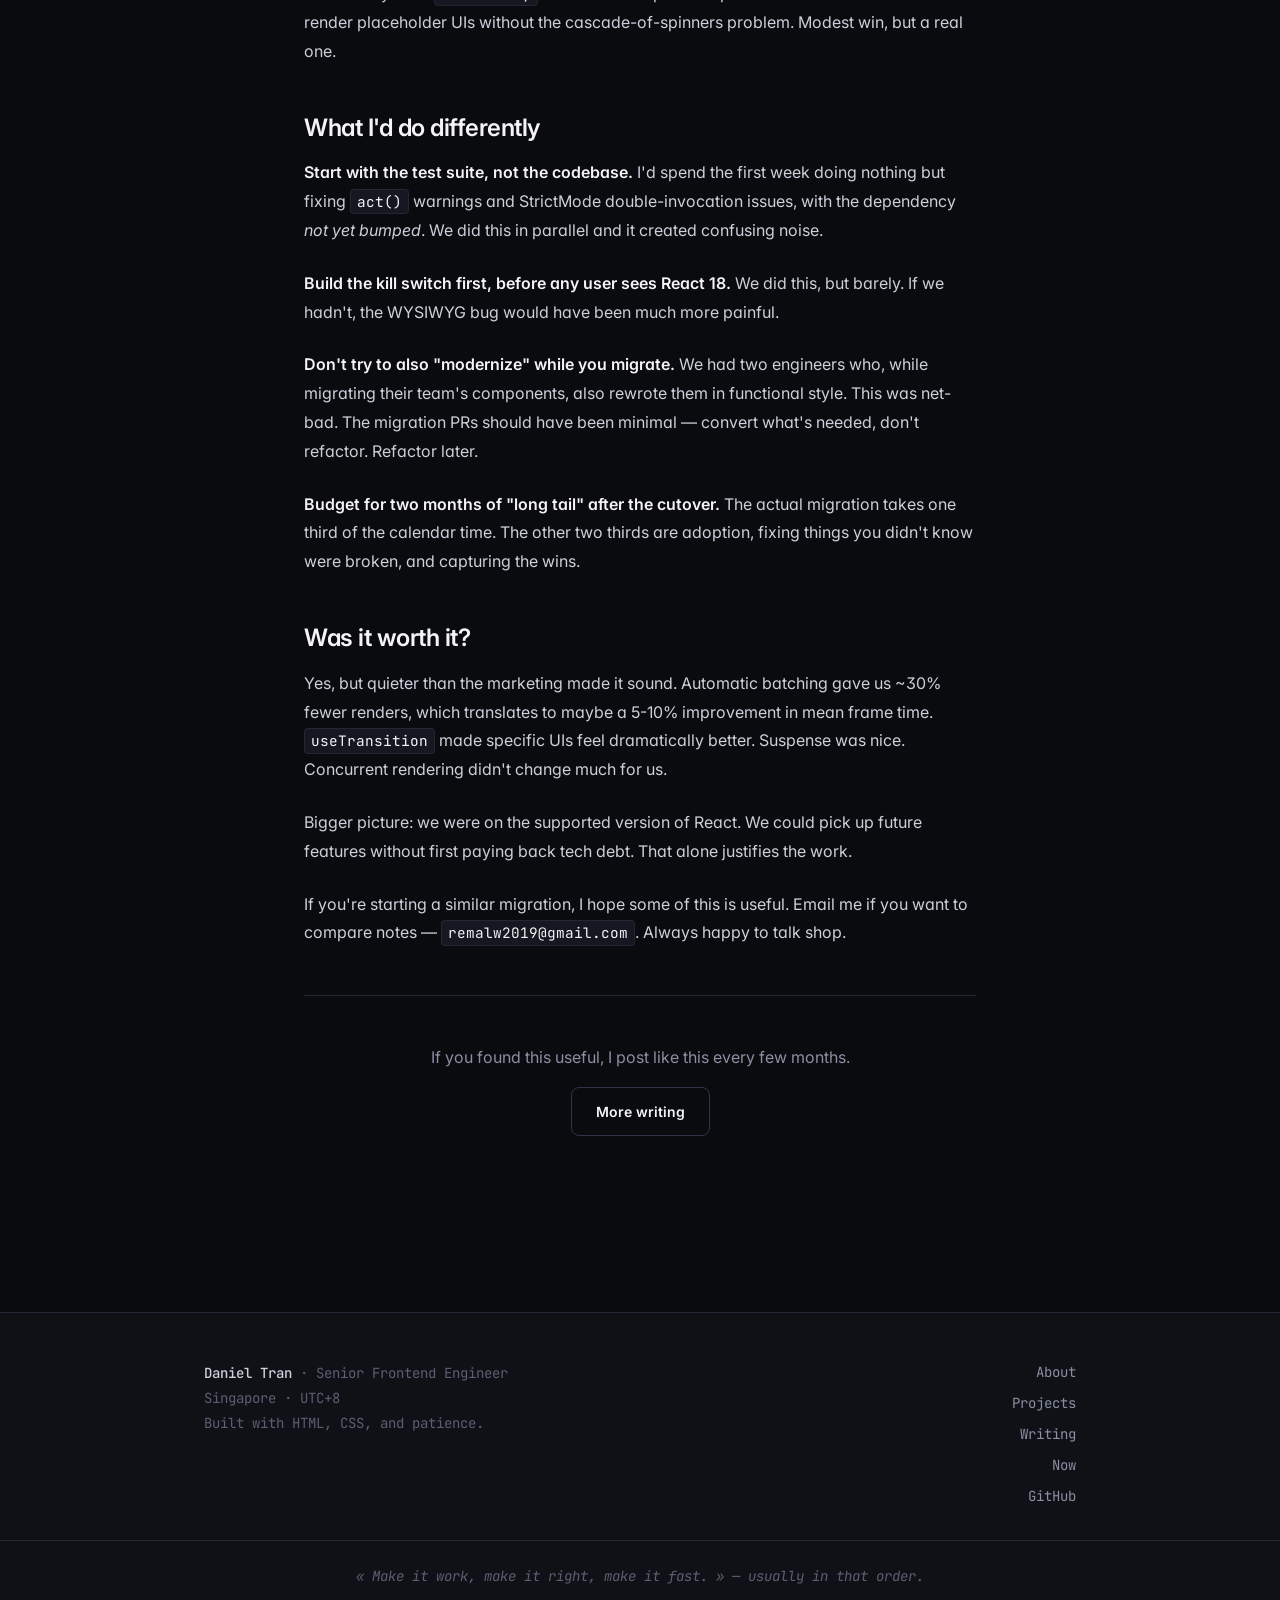
<file: blog/react-18-migration.html>
<!DOCTYPE html>
<html lang="en">
<head>
<meta charset="UTF-8">
<meta name="viewport" content="width=device-width, initial-scale=1">
<title>How we migrated to React 18 in production: lessons from a 6-month rollout — Daniel Tran</title>
<meta name="description" content="A frontend tech lead's notes on shipping React 18 across a 200k-line codebase without taking the site down.">
<meta name="author" content="Daniel Tran">
<meta name="theme-color" content="#0a0b0f">

<meta property="og:title" content="How we migrated to React 18 in production: lessons from a 6-month rollout — Daniel Tran">
<meta property="og:description" content="A frontend tech lead's notes on shipping React 18 across a 200k-line codebase without taking the site down.">
<meta property="og:type" content="website">

<link rel="icon" type="image/svg+xml" href="../favicon.svg">
<link rel="preconnect" href="https://fonts.googleapis.com">
<link rel="preconnect" href="https://fonts.gstatic.com" crossorigin>
<link href="https://fonts.googleapis.com/css2?family=Inter:wght@400;500;600;700&family=JetBrains+Mono:wght@400;500;600&display=swap" rel="stylesheet">

<link rel="stylesheet" href="../styles/base.css">
<link rel="stylesheet" href="../styles/layout.css">
<link rel="stylesheet" href="../styles/components.css">
<link rel="stylesheet" href="../styles/pages.css">
</head>
<body>
<a class="skip-link" href="#main">Skip to content</a>

<header class="site-header">
  <nav class="nav" aria-label="Primary">
    <a href="../" class="nav-brand">
      <span class="nav-brand-mark">DT</span>
      <span>Daniel Tran</span>
    </a>
    <ul class="nav-links" id="nav-menu">
      <li><a href="../about.html">About</a></li>
      <li><a href="../projects.html">Projects</a></li>
      <li><a href="../blog.html">Writing</a></li>
      <li><a href="../now.html">Now</a></li>
    </ul>
    <a href="mailto:remalw2019@gmail.com" class="nav-cta">Get in touch</a>
    <button class="nav-toggle" aria-label="Toggle menu" aria-controls="nav-menu" aria-expanded="false">
      <svg class="icon" width="20" height="20" viewBox="0 0 24 24" fill="none" stroke="currentColor" stroke-width="2" stroke-linecap="round"><line x1="3" y1="6" x2="21" y2="6"></line><line x1="3" y1="12" x2="21" y2="12"></line><line x1="3" y1="18" x2="21" y2="18"></line></svg>
    </button>
  </nav>
</header>

<main id="main">

<article class="blog-post">
  <div class="container-narrow">
    <a href="/blog.html" class="case-study-back">All writing</a>
    <header class="blog-post-header">
      <div class="blog-post-meta">
        <time datetime="2025-04-12">2025-04-12</time>
        <span>•</span>
        <span data-reading-time>~ min read</span>
      </div>
      <h1 class="blog-post-title">How we migrated to React 18 in production: lessons from a 6-month rollout</h1>
      <p class="blog-post-summary">A frontend tech lead's notes on shipping React 18 across a 200k-line codebase without taking the site down.</p>
    </header>
    <div class="prose blog-post-body">
      


<p>We started the React 18 migration on a Tuesday in October. We finished — really finished, every team off the legacy pattern — six months later, the week before Easter.</p>

<p>This is the post-mortem I wish I'd had when we started. Not a tutorial. More like a field journal: what we expected to be hard, what was actually hard, and what surprised us.</p>

<h2>Context</h2>

<p>The codebase: ~200k lines of TypeScript across about 14 product surfaces, all hanging off a single host shell. Roughly 30 engineers contributing day to day. We were on React 17.0.2, with a well-loved pile of class components, custom HOCs, and a state management story that was 80% Redux Toolkit and 20% "we'll fix it later".</p>

<p>Goals for the migration:</p>

<ol>
<li>Get to React 18.2 across the board.</li>
<li>Adopt automatic batching and <code>useTransition</code> where it actually helped.</li>
<li>Don't break anything in production.</li>
</ol>

<p>That's it. We deliberately didn't try to also adopt server components, Suspense for data fetching, or any of the new SSR streaming features. Scope discipline matters. You can do those later.</p>

<h2>Phase 1: the easy part (weeks 1-3)</h2>

<p>Bumping the dependency was painless. <code>react@18.2.0</code>, <code>react-dom@18.2.0</code>, types, done. Build passed. Tests passed.</p>

<p>Then we ran the app, and roughly 40% of our test suite turned red.</p>

<p>The reasons, in descending order of frequency:</p>

<ul>
<li><strong><code>act()</code> warnings on async tests</strong>. React 18's stricter <code>act()</code> assertions caught a bunch of places where we had <code>await Promise.resolve()</code> instead of properly waiting on rendered effects. Mostly mechanical to fix.</li>
<li><strong><code>ReactDOM.render</code> deprecation</strong>. We had two test utilities still using the old API. Replaced with <code>createRoot</code>, moved on.</li>
<li><strong>StrictMode double-invocation</strong>. This was the real one. We'd been running with <code><StrictMode></code> for years but development mode in React 18 calls effects twice, and we had effects with non-idempotent side effects. About 20 components needed cleanup.</li>
</ul>

<p>Two weeks in, all tests green, internal staging running. Felt good. Premature.</p>

<h2>Phase 2: production rollout (weeks 4-10)</h2>

<p>We didn't ship to 100% of users on day one. We shipped to 1%, behind a feature flag.</p>

<p>This is the part most migration guides skip. Your unit tests can be perfect and you can still find weird stuff in production. Examples we hit:</p>

<ul>
<li>A third-party analytics library that monkey-patched <code>Array.prototype</code> and broke under automatic batching. Not React's fault, but it surfaced because of React 18.</li>
<li>A WYSIWYG editor that depended on synchronous DOM updates. With automatic batching, two state updates in the same event handler now produced one render instead of two, and the editor's internal selection logic relied on the intermediate state. Three days of debugging to find this.</li>
<li>A weird race in our analytics code where two <code>useEffect</code> calls fired in a different order under React 18's stricter scheduling. We had been relying on undocumented ordering.</li>
</ul>

<p>The lesson: <strong>the dangerous part of a major React migration isn't the things React tells you have changed. It's the undocumented contracts your code was secretly depending on.</strong></p>

<p>We rolled out 1% → 5% → 25% → 50% → 100% over six weeks, with a kill switch that could revert any user back to React 17 within 30 seconds. We used the kill switch twice. Both times the bug was ours, not React's.</p>

<h2>Phase 3: the long tail (weeks 11-26)</h2>

<p>By week 11, all users were on React 18. We could have called it done. Instead we entered the long tail: actually using the new features.</p>

<p>This is where most of the <em>good</em> came from.</p>

<h3>Automatic batching</h3>

<p>Mostly free. We had a few places where we'd manually wrapped multiple <code>setState</code> calls in <code>unstable_batchedUpdates</code> — those got cleaned up. We got a measurable reduction in re-renders across the app: roughly 30% fewer commits in our flame graphs on the dashboards.</p>

<h3><code>useTransition</code></h3>

<p>This was the killer feature. We had several search/filter UIs where typing in a textbox blocked the UI because filtering 10k items synchronously is slow. Wrapping the filter update in <code>startTransition</code> made these UIs feel instant — the textbox stays responsive, the list catches up when it can.</p>

<p>Hard-won lesson: don't put <em>everything</em> in a transition. Transitions are interruptible, which means your UI will look "jittery" if you wrap state that needs to be visible immediately. A good rule: keep input state out of transitions, put list/computed-derived state in.</p>

<h3>Suspense for code splitting</h3>

<p>We already used <code>React.lazy</code>. React 18's Suspense improvements meant we could render placeholder UIs without the cascade-of-spinners problem. Modest win, but a real one.</p>

<h2>What I'd do differently</h2>

<p><strong>Start with the test suite, not the codebase.</strong> I'd spend the first week doing nothing but fixing <code>act()</code> warnings and StrictMode double-invocation issues, with the dependency <em>not yet bumped</em>. We did this in parallel and it created confusing noise.</p>

<p><strong>Build the kill switch first, before any user sees React 18.</strong> We did this, but barely. If we hadn't, the WYSIWYG bug would have been much more painful.</p>

<p><strong>Don't try to also "modernize" while you migrate.</strong> We had two engineers who, while migrating their team's components, also rewrote them in functional style. This was net-bad. The migration PRs should have been minimal — convert what's needed, don't refactor. Refactor later.</p>

<p><strong>Budget for two months of "long tail" after the cutover.</strong> The actual migration takes one third of the calendar time. The other two thirds are adoption, fixing things you didn't know were broken, and capturing the wins.</p>

<h2>Was it worth it?</h2>

<p>Yes, but quieter than the marketing made it sound. Automatic batching gave us ~30% fewer renders, which translates to maybe a 5-10% improvement in mean frame time. <code>useTransition</code> made specific UIs feel dramatically better. Suspense was nice. Concurrent rendering didn't change much for us.</p>

<p>Bigger picture: we were on the supported version of React. We could pick up future features without first paying back tech debt. That alone justifies the work.</p>

<p>If you're starting a similar migration, I hope some of this is useful. Email me if you want to compare notes — <code>remalw2019@gmail.com</code>. Always happy to talk shop.</p>

    </div>

    <hr style="margin: var(--space-7) 0;">

    <div style="text-align: center;">
      <p style="color: var(--fg-2); margin-bottom: var(--space-4);">If you found this useful, I post like this every few months.</p>
      <a class="btn btn-ghost" href="/blog.html">More writing</a>
    </div>
  </div>
</article>

</main>

<footer class="site-footer">
  <div class="footer-inner">
    <div class="footer-meta">
      <strong>Daniel Tran</strong> · Senior Frontend Engineer<br>
      Singapore · UTC+8<br>
      <span>Built with HTML, CSS, and patience.</span>
    </div>
    <div class="footer-links">
      <a href="../about.html">About</a>
      <a href="../projects.html">Projects</a>
      <a href="../blog.html">Writing</a>
      <a href="../now.html">Now</a>
      <a href="https://github.com/remalw" target="_blank" rel="noopener">GitHub</a>
    </div>
  </div>
  <p class="footer-quote">« Make it work, make it right, make it fast. » — usually in that order.</p>
</footer>

<script src="../scripts/nav.js" defer></script>
<script src="../scripts/reading-time.js" defer></script>
</body>
</html>
</file>
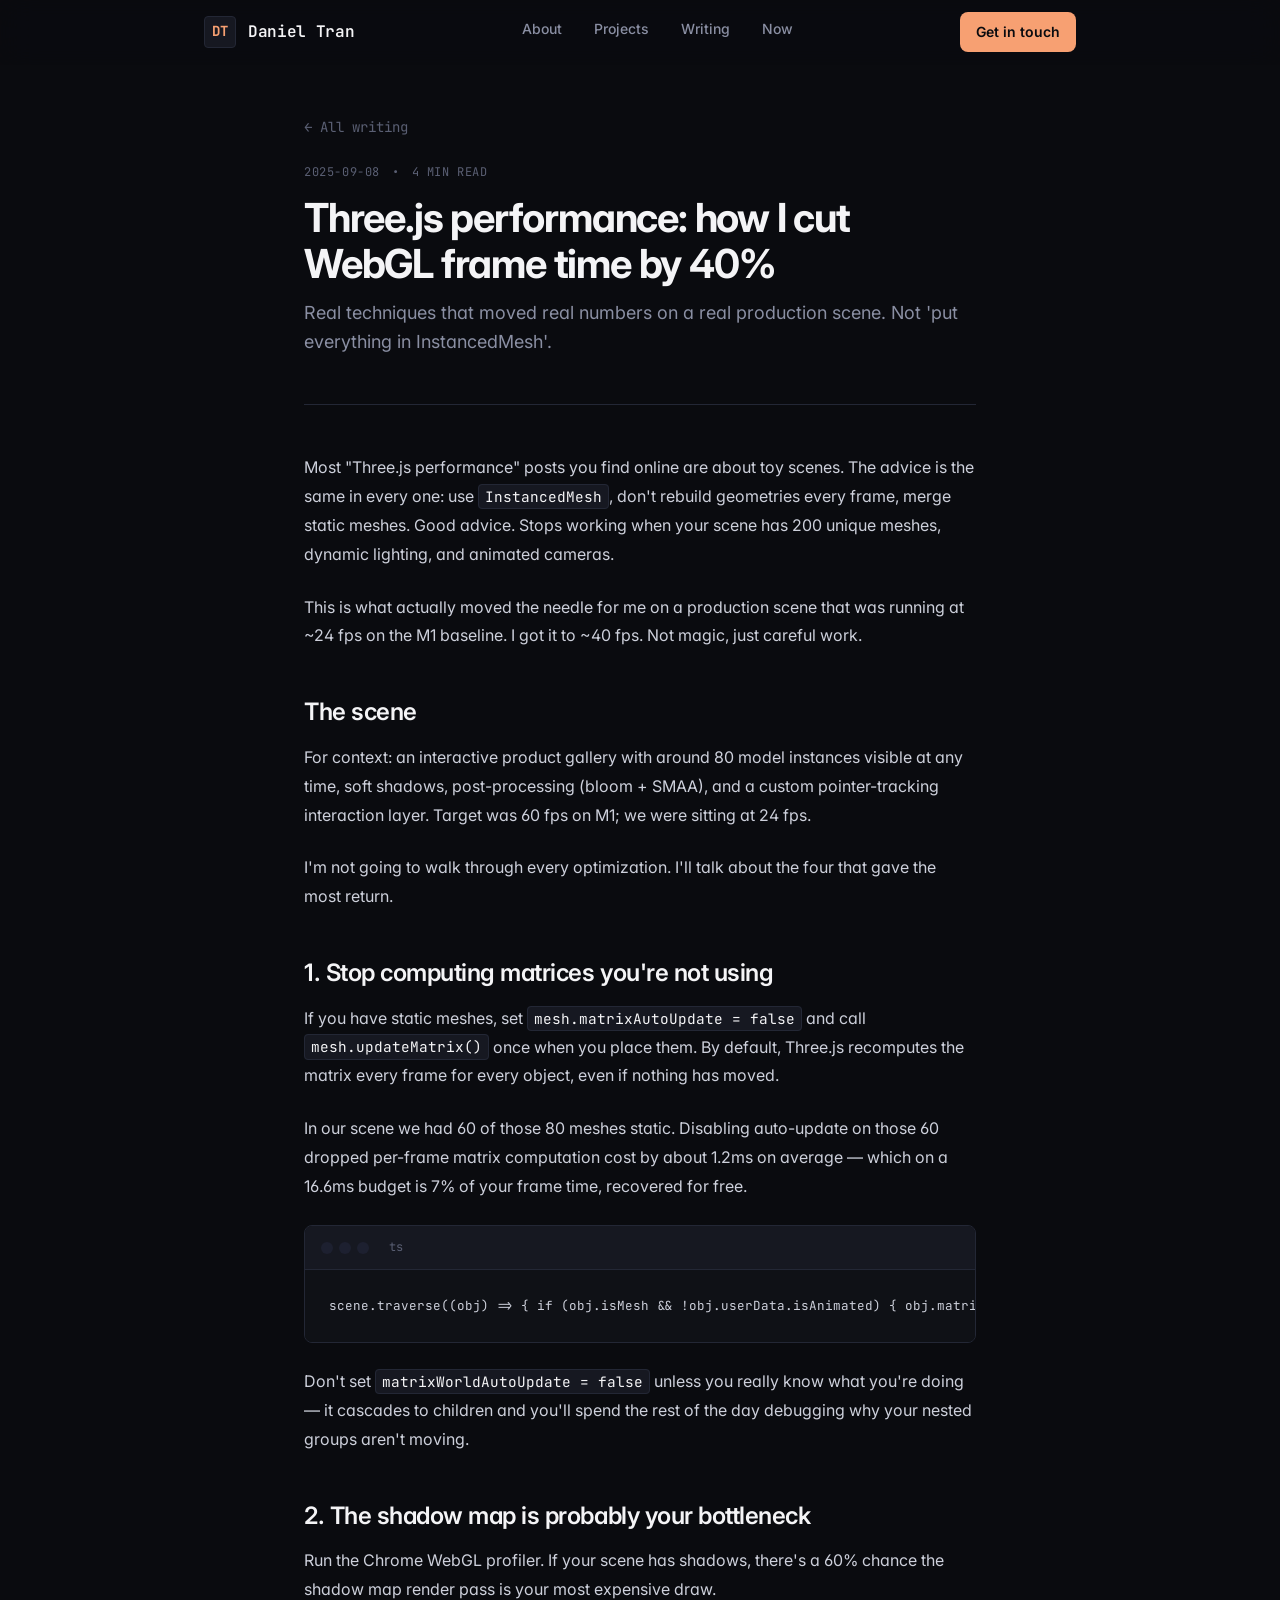
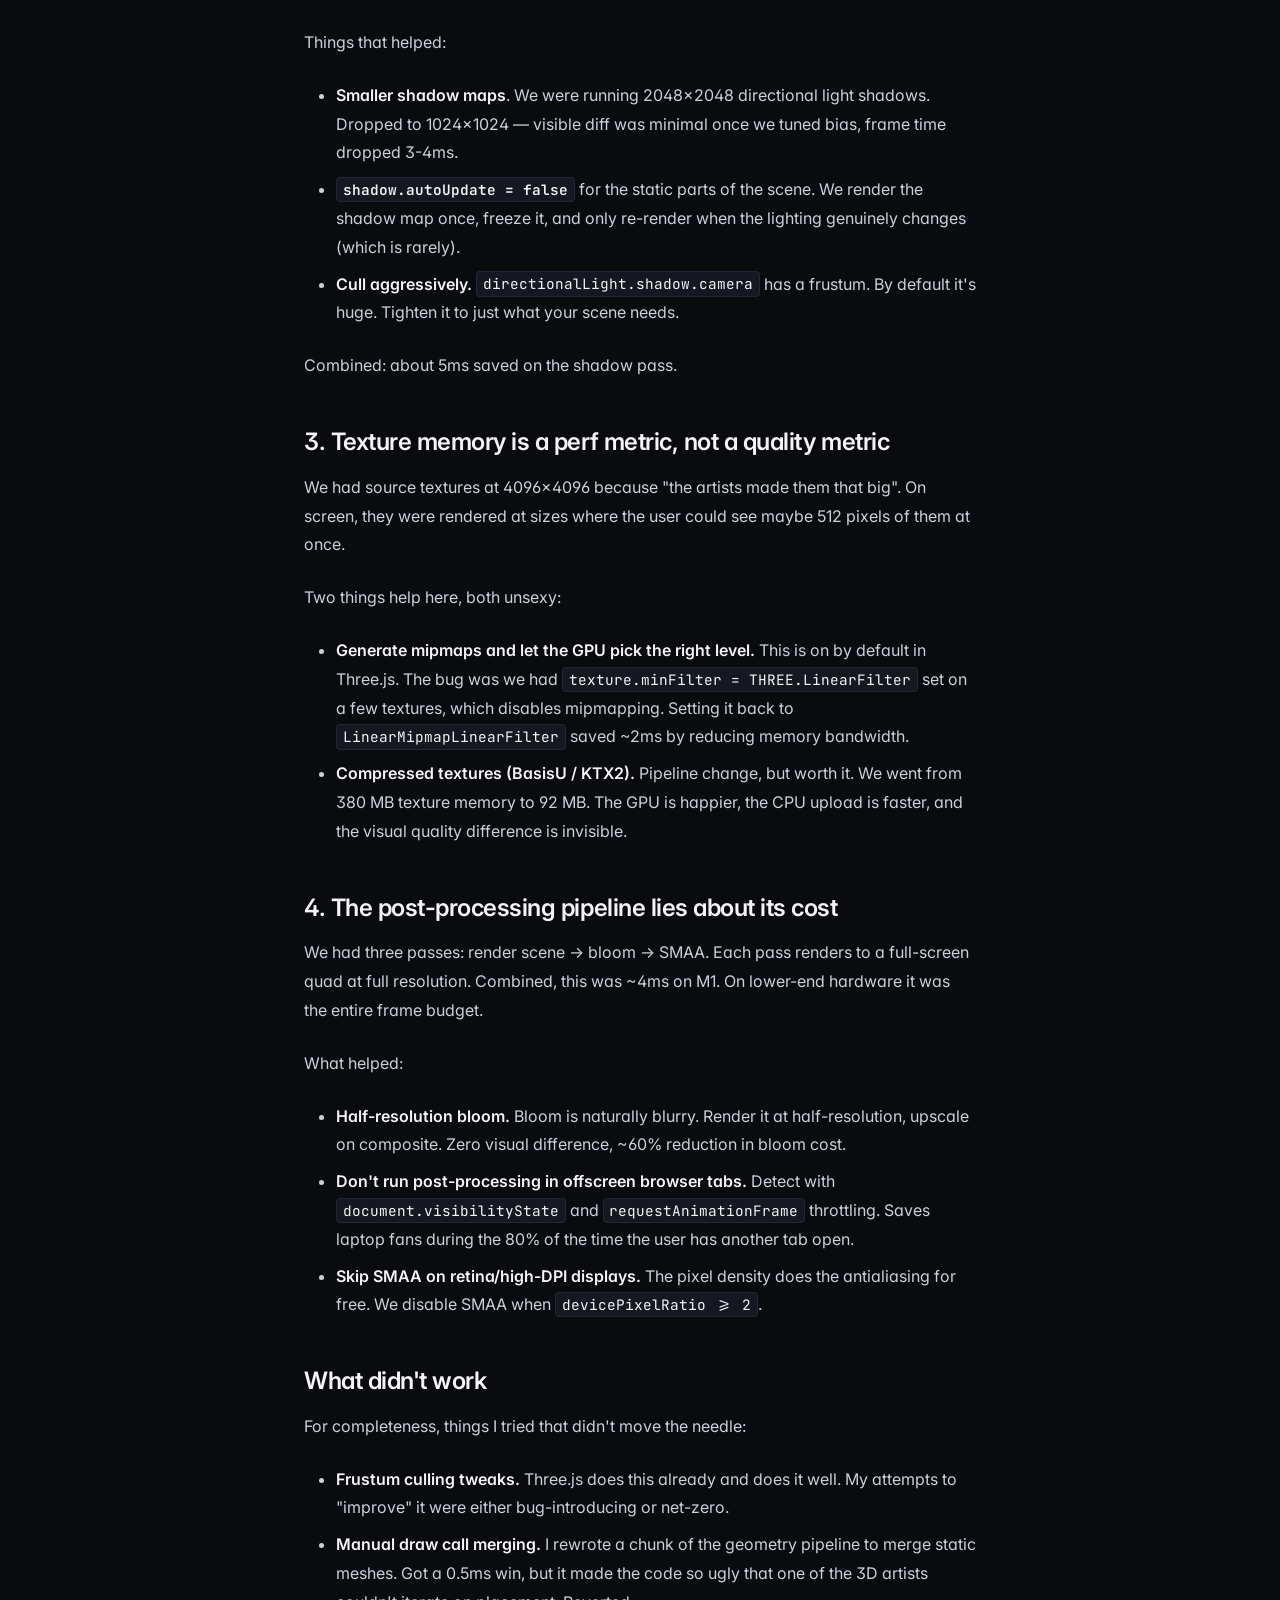
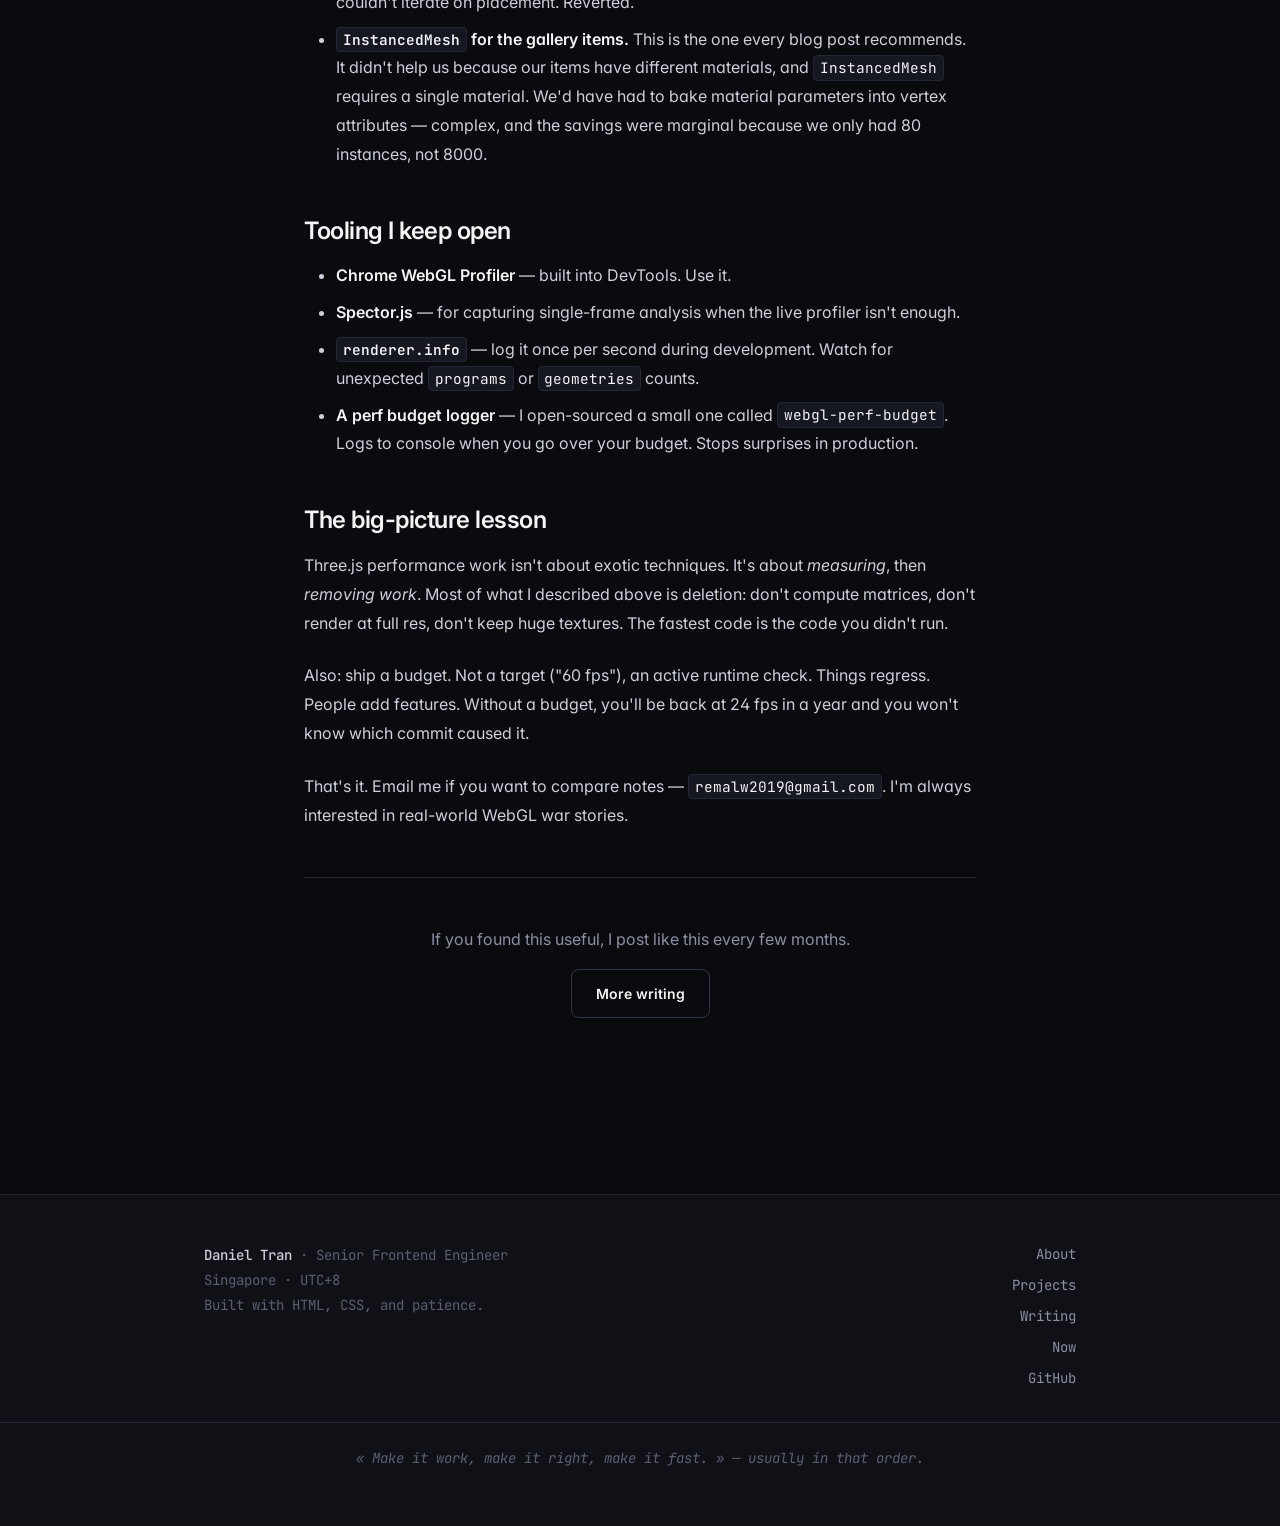
<file: blog/three-js-performance.html>
<!DOCTYPE html>
<html lang="en">
<head>
<meta charset="UTF-8">
<meta name="viewport" content="width=device-width, initial-scale=1">
<title>Three.js performance: how I cut WebGL frame time by 40% — Daniel Tran</title>
<meta name="description" content="Real techniques that moved real numbers on a real production scene. Not 'put everything in InstancedMesh'.">
<meta name="author" content="Daniel Tran">
<meta name="theme-color" content="#0a0b0f">

<meta property="og:title" content="Three.js performance: how I cut WebGL frame time by 40% — Daniel Tran">
<meta property="og:description" content="Real techniques that moved real numbers on a real production scene. Not 'put everything in InstancedMesh'.">
<meta property="og:type" content="website">

<link rel="icon" type="image/svg+xml" href="../favicon.svg">
<link rel="preconnect" href="https://fonts.googleapis.com">
<link rel="preconnect" href="https://fonts.gstatic.com" crossorigin>
<link href="https://fonts.googleapis.com/css2?family=Inter:wght@400;500;600;700&family=JetBrains+Mono:wght@400;500;600&display=swap" rel="stylesheet">

<link rel="stylesheet" href="../styles/base.css">
<link rel="stylesheet" href="../styles/layout.css">
<link rel="stylesheet" href="../styles/components.css">
<link rel="stylesheet" href="../styles/pages.css">
</head>
<body>
<a class="skip-link" href="#main">Skip to content</a>

<header class="site-header">
  <nav class="nav" aria-label="Primary">
    <a href="../" class="nav-brand">
      <span class="nav-brand-mark">DT</span>
      <span>Daniel Tran</span>
    </a>
    <ul class="nav-links" id="nav-menu">
      <li><a href="../about.html">About</a></li>
      <li><a href="../projects.html">Projects</a></li>
      <li><a href="../blog.html">Writing</a></li>
      <li><a href="../now.html">Now</a></li>
    </ul>
    <a href="mailto:remalw2019@gmail.com" class="nav-cta">Get in touch</a>
    <button class="nav-toggle" aria-label="Toggle menu" aria-controls="nav-menu" aria-expanded="false">
      <svg class="icon" width="20" height="20" viewBox="0 0 24 24" fill="none" stroke="currentColor" stroke-width="2" stroke-linecap="round"><line x1="3" y1="6" x2="21" y2="6"></line><line x1="3" y1="12" x2="21" y2="12"></line><line x1="3" y1="18" x2="21" y2="18"></line></svg>
    </button>
  </nav>
</header>

<main id="main">

<article class="blog-post">
  <div class="container-narrow">
    <a href="/blog.html" class="case-study-back">All writing</a>
    <header class="blog-post-header">
      <div class="blog-post-meta">
        <time datetime="2025-09-08">2025-09-08</time>
        <span>•</span>
        <span data-reading-time>~ min read</span>
      </div>
      <h1 class="blog-post-title">Three.js performance: how I cut WebGL frame time by 40%</h1>
      <p class="blog-post-summary">Real techniques that moved real numbers on a real production scene. Not 'put everything in InstancedMesh'.</p>
    </header>
    <div class="prose blog-post-body">
      


<p>Most "Three.js performance" posts you find online are about toy scenes. The advice is the same in every one: use <code>InstancedMesh</code>, don't rebuild geometries every frame, merge static meshes. Good advice. Stops working when your scene has 200 unique meshes, dynamic lighting, and animated cameras.</p>

<p>This is what actually moved the needle for me on a production scene that was running at ~24 fps on the M1 baseline. I got it to ~40 fps. Not magic, just careful work.</p>

<h2>The scene</h2>

<p>For context: an interactive product gallery with around 80 model instances visible at any time, soft shadows, post-processing (bloom + SMAA), and a custom pointer-tracking interaction layer. Target was 60 fps on M1; we were sitting at 24 fps.</p>

<p>I'm not going to walk through every optimization. I'll talk about the four that gave the most return.</p>

<h2>1. Stop computing matrices you're not using</h2>

<p>If you have static meshes, set <code>mesh.matrixAutoUpdate = false</code> and call <code>mesh.updateMatrix()</code> once when you place them. By default, Three.js recomputes the matrix every frame for every object, even if nothing has moved.</p>

<p>In our scene we had 60 of those 80 meshes static. Disabling auto-update on those 60 dropped per-frame matrix computation cost by about 1.2ms on average — which on a 16.6ms budget is 7% of your frame time, recovered for free.</p>

<div class="code-window"><div class="code-window-header"><span class="code-window-dots"><span></span><span></span><span></span></span><span>ts</span></div><pre><code>
scene.traverse((obj) =&gt; {
  if (obj.isMesh &amp;&amp; !obj.userData.isAnimated) {
    obj.matrixAutoUpdate = false;
    obj.updateMatrix();
  }
});
</code></pre></div>

<p>Don't set <code>matrixWorldAutoUpdate = false</code> unless you really know what you're doing — it cascades to children and you'll spend the rest of the day debugging why your nested groups aren't moving.</p>

<h2>2. The shadow map is probably your bottleneck</h2>

<p>Run the Chrome WebGL profiler. If your scene has shadows, there's a 60% chance the shadow map render pass is your most expensive draw.</p>

<p>Things that helped:</p>

<ul>
<li><strong>Smaller shadow maps</strong>. We were running 2048×2048 directional light shadows. Dropped to 1024×1024 — visible diff was minimal once we tuned bias, frame time dropped 3-4ms.</li>
<li><strong><code>shadow.autoUpdate = false</code></strong> for the static parts of the scene. We render the shadow map once, freeze it, and only re-render when the lighting genuinely changes (which is rarely).</li>
<li><strong>Cull aggressively.</strong> <code>directionalLight.shadow.camera</code> has a frustum. By default it's huge. Tighten it to just what your scene needs.</li>
</ul>

<p>Combined: about 5ms saved on the shadow pass.</p>

<h2>3. Texture memory is a perf metric, not a quality metric</h2>

<p>We had source textures at 4096×4096 because "the artists made them that big". On screen, they were rendered at sizes where the user could see maybe 512 pixels of them at once.</p>

<p>Two things help here, both unsexy:</p>

<ul>
<li><strong>Generate mipmaps and let the GPU pick the right level.</strong> This is on by default in Three.js. The bug was we had <code>texture.minFilter = THREE.LinearFilter</code> set on a few textures, which disables mipmapping. Setting it back to <code>LinearMipmapLinearFilter</code> saved ~2ms by reducing memory bandwidth.</li>
<li><strong>Compressed textures (BasisU / KTX2).</strong> Pipeline change, but worth it. We went from 380 MB texture memory to 92 MB. The GPU is happier, the CPU upload is faster, and the visual quality difference is invisible.</li>
</ul>

<h2>4. The post-processing pipeline lies about its cost</h2>

<p>We had three passes: render scene → bloom → SMAA. Each pass renders to a full-screen quad at full resolution. Combined, this was ~4ms on M1. On lower-end hardware it was the entire frame budget.</p>

<p>What helped:</p>

<ul>
<li><strong>Half-resolution bloom.</strong> Bloom is naturally blurry. Render it at half-resolution, upscale on composite. Zero visual difference, ~60% reduction in bloom cost.</li>
<li><strong>Don't run post-processing in offscreen browser tabs.</strong> Detect with <code>document.visibilityState</code> and <code>requestAnimationFrame</code> throttling. Saves laptop fans during the 80% of the time the user has another tab open.</li>
<li><strong>Skip SMAA on retina/high-DPI displays.</strong> The pixel density does the antialiasing for free. We disable SMAA when <code>devicePixelRatio >= 2</code>.</li>
</ul>

<h2>What didn't work</h2>

<p>For completeness, things I tried that didn't move the needle:</p>

<ul>
<li><strong>Frustum culling tweaks.</strong> Three.js does this already and does it well. My attempts to "improve" it were either bug-introducing or net-zero.</li>
<li><strong>Manual draw call merging.</strong> I rewrote a chunk of the geometry pipeline to merge static meshes. Got a 0.5ms win, but it made the code so ugly that one of the 3D artists couldn't iterate on placement. Reverted.</li>
<li><strong><code>InstancedMesh</code> for the gallery items.</strong> This is the one every blog post recommends. It didn't help us because our items have different materials, and <code>InstancedMesh</code> requires a single material. We'd have had to bake material parameters into vertex attributes — complex, and the savings were marginal because we only had 80 instances, not 8000.</li>
</ul>

<h2>Tooling I keep open</h2>

<ul>
<li><strong>Chrome WebGL Profiler</strong> — built into DevTools. Use it.</li>
<li><strong>Spector.js</strong> — for capturing single-frame analysis when the live profiler isn't enough.</li>
<li><strong><code>renderer.info</code></strong> — log it once per second during development. Watch for unexpected <code>programs</code> or <code>geometries</code> counts.</li>
<li><strong>A perf budget logger</strong> — I open-sourced a small one called <a href="https://github.com/remalw/webgl-perf-budget"><code>webgl-perf-budget</code></a>. Logs to console when you go over your budget. Stops surprises in production.</li>
</ul>

<h2>The big-picture lesson</h2>

<p>Three.js performance work isn't about exotic techniques. It's about <em>measuring</em>, then <em>removing work</em>. Most of what I described above is deletion: don't compute matrices, don't render at full res, don't keep huge textures. The fastest code is the code you didn't run.</p>

<p>Also: ship a budget. Not a target ("60 fps"), an active runtime check. Things regress. People add features. Without a budget, you'll be back at 24 fps in a year and you won't know which commit caused it.</p>

<p>That's it. Email me if you want to compare notes — <code>remalw2019@gmail.com</code>. I'm always interested in real-world WebGL war stories.</p>

    </div>

    <hr style="margin: var(--space-7) 0;">

    <div style="text-align: center;">
      <p style="color: var(--fg-2); margin-bottom: var(--space-4);">If you found this useful, I post like this every few months.</p>
      <a class="btn btn-ghost" href="/blog.html">More writing</a>
    </div>
  </div>
</article>

</main>

<footer class="site-footer">
  <div class="footer-inner">
    <div class="footer-meta">
      <strong>Daniel Tran</strong> · Senior Frontend Engineer<br>
      Singapore · UTC+8<br>
      <span>Built with HTML, CSS, and patience.</span>
    </div>
    <div class="footer-links">
      <a href="../about.html">About</a>
      <a href="../projects.html">Projects</a>
      <a href="../blog.html">Writing</a>
      <a href="../now.html">Now</a>
      <a href="https://github.com/remalw" target="_blank" rel="noopener">GitHub</a>
    </div>
  </div>
  <p class="footer-quote">« Make it work, make it right, make it fast. » — usually in that order.</p>
</footer>

<script src="../scripts/nav.js" defer></script>
<script src="../scripts/reading-time.js" defer></script>
</body>
</html>
</file>
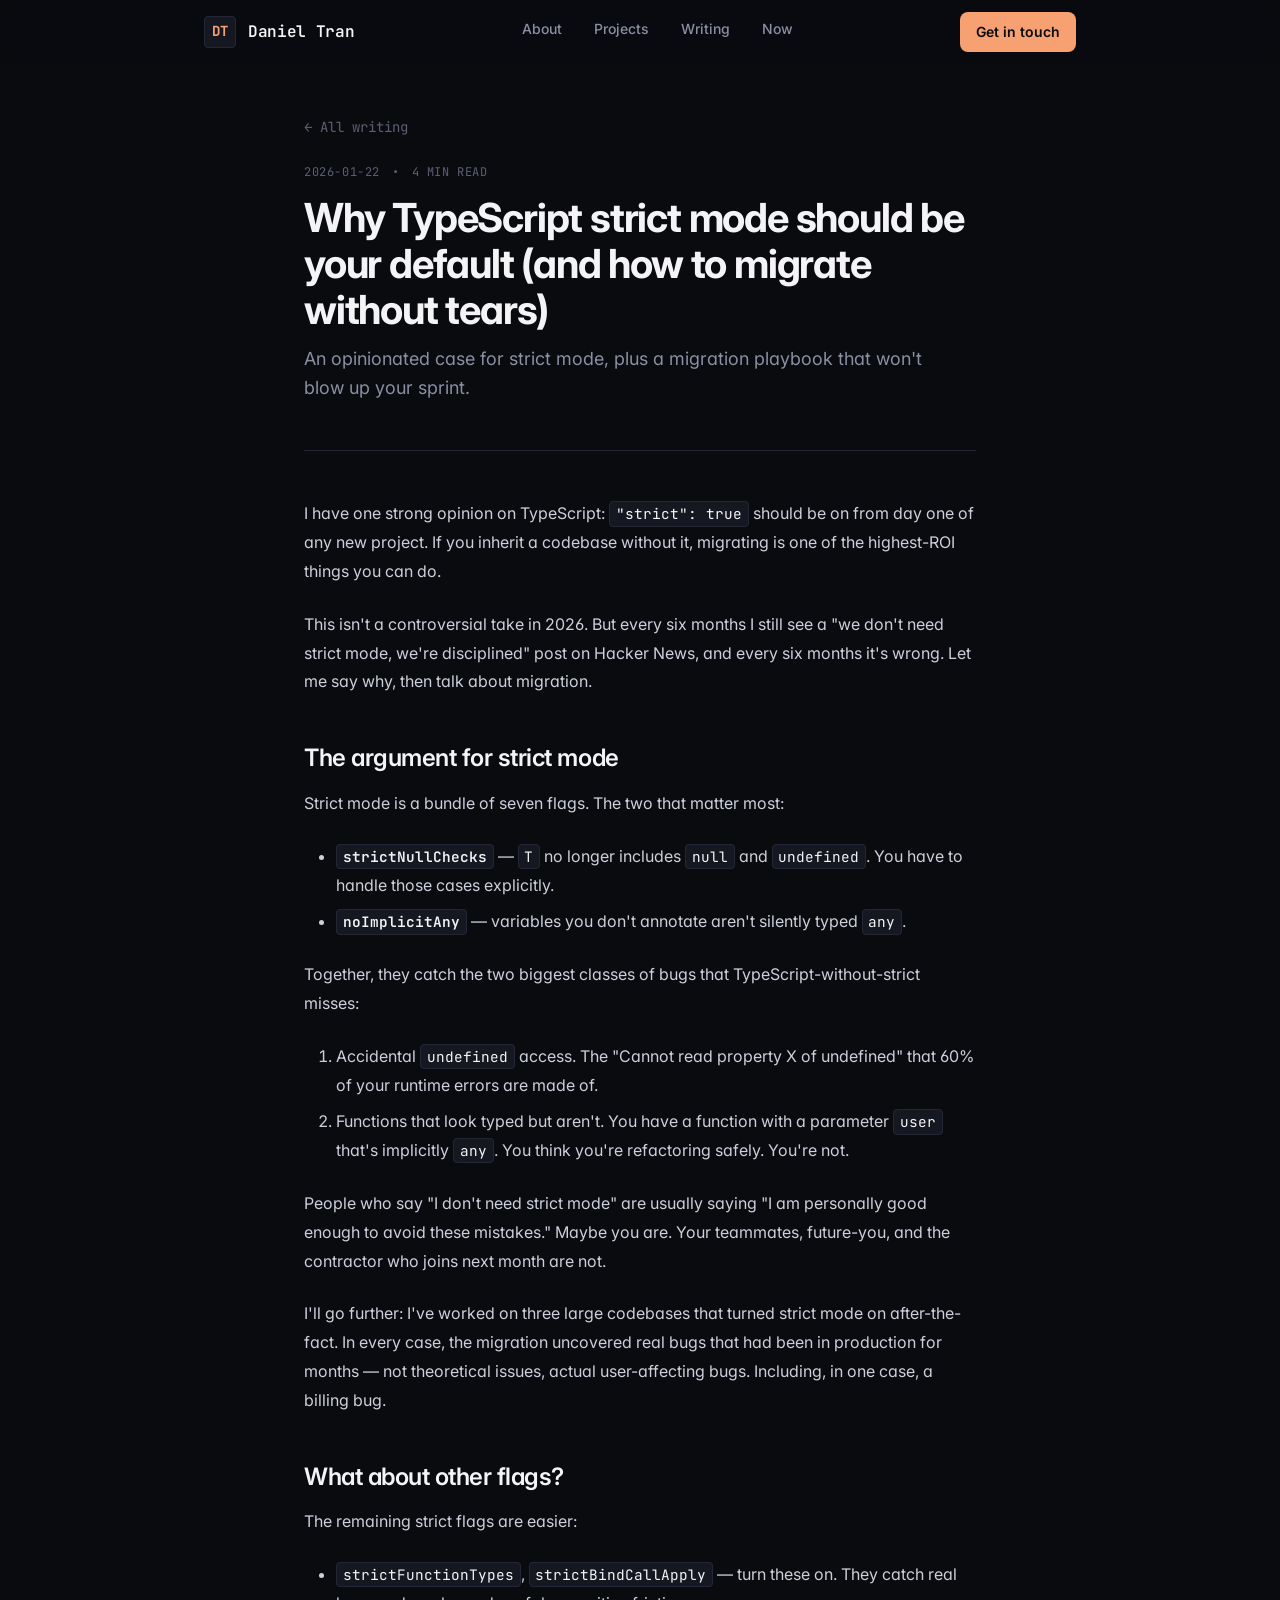
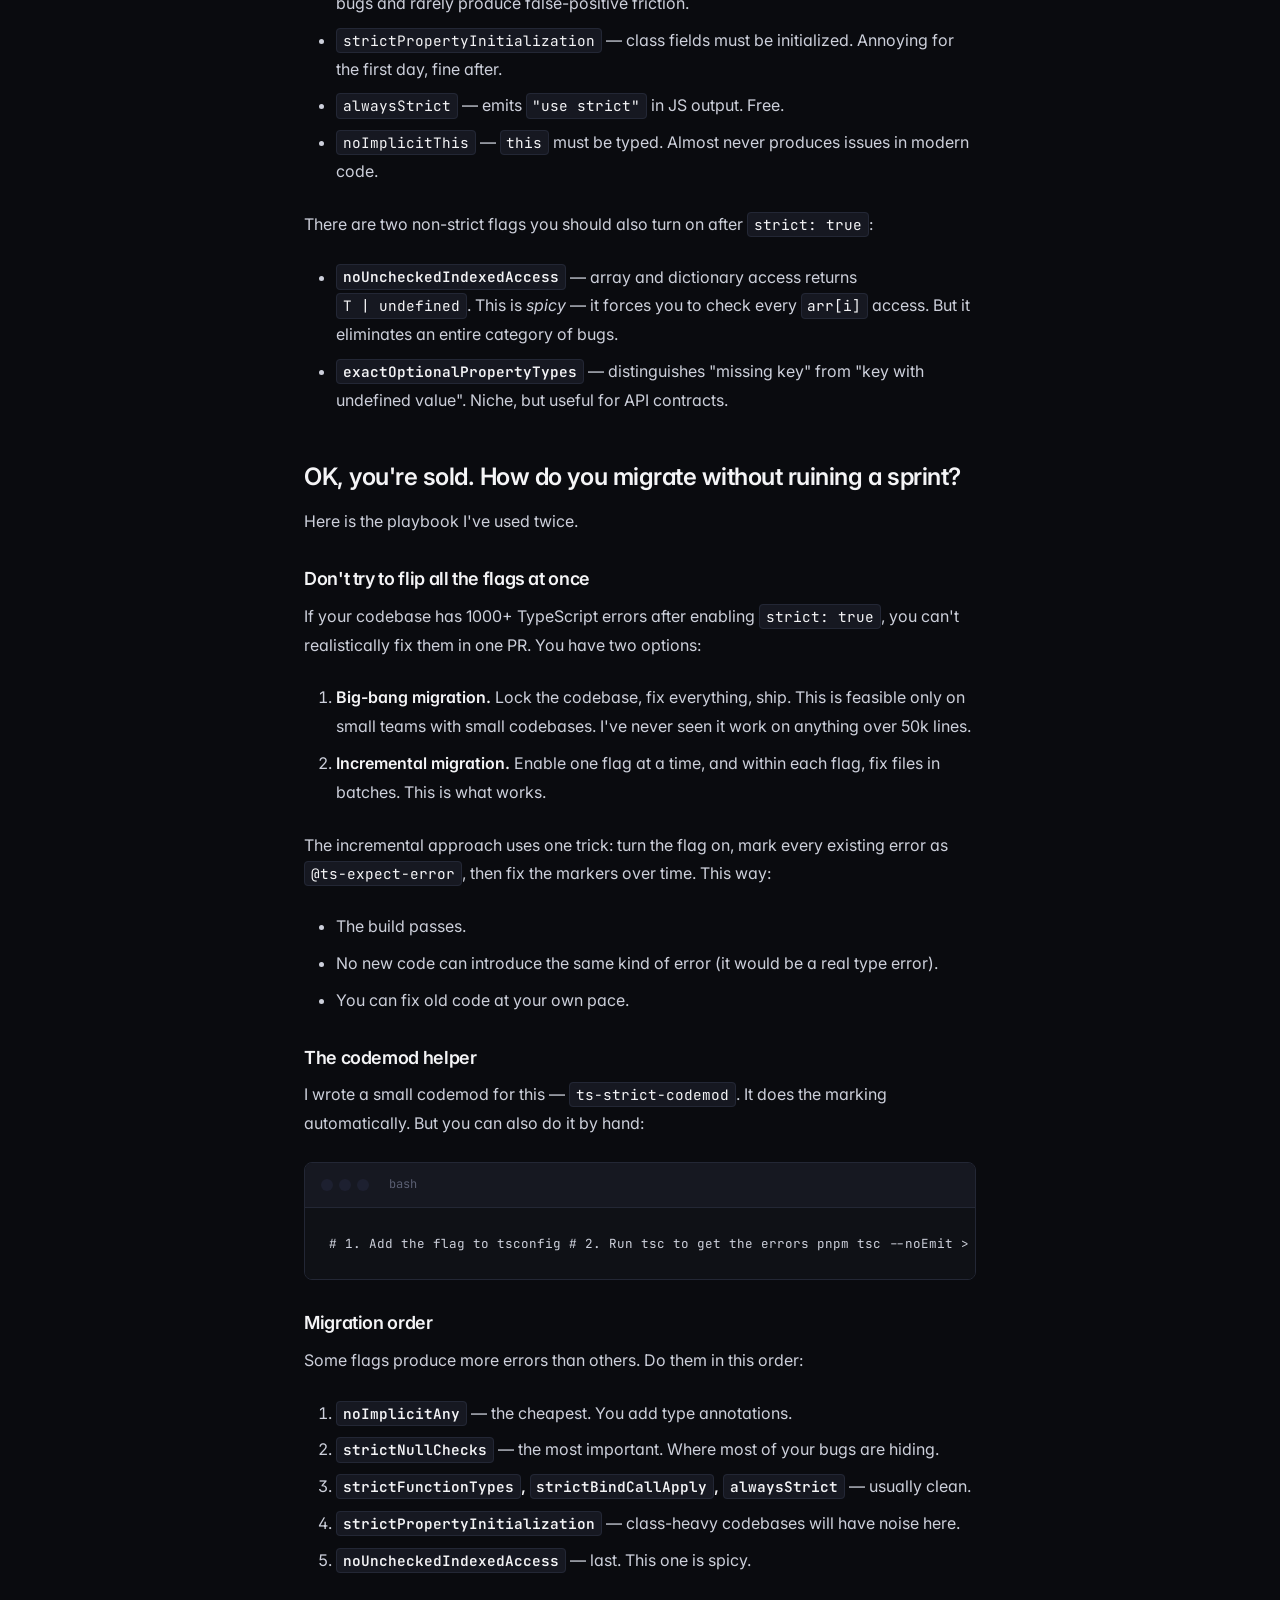
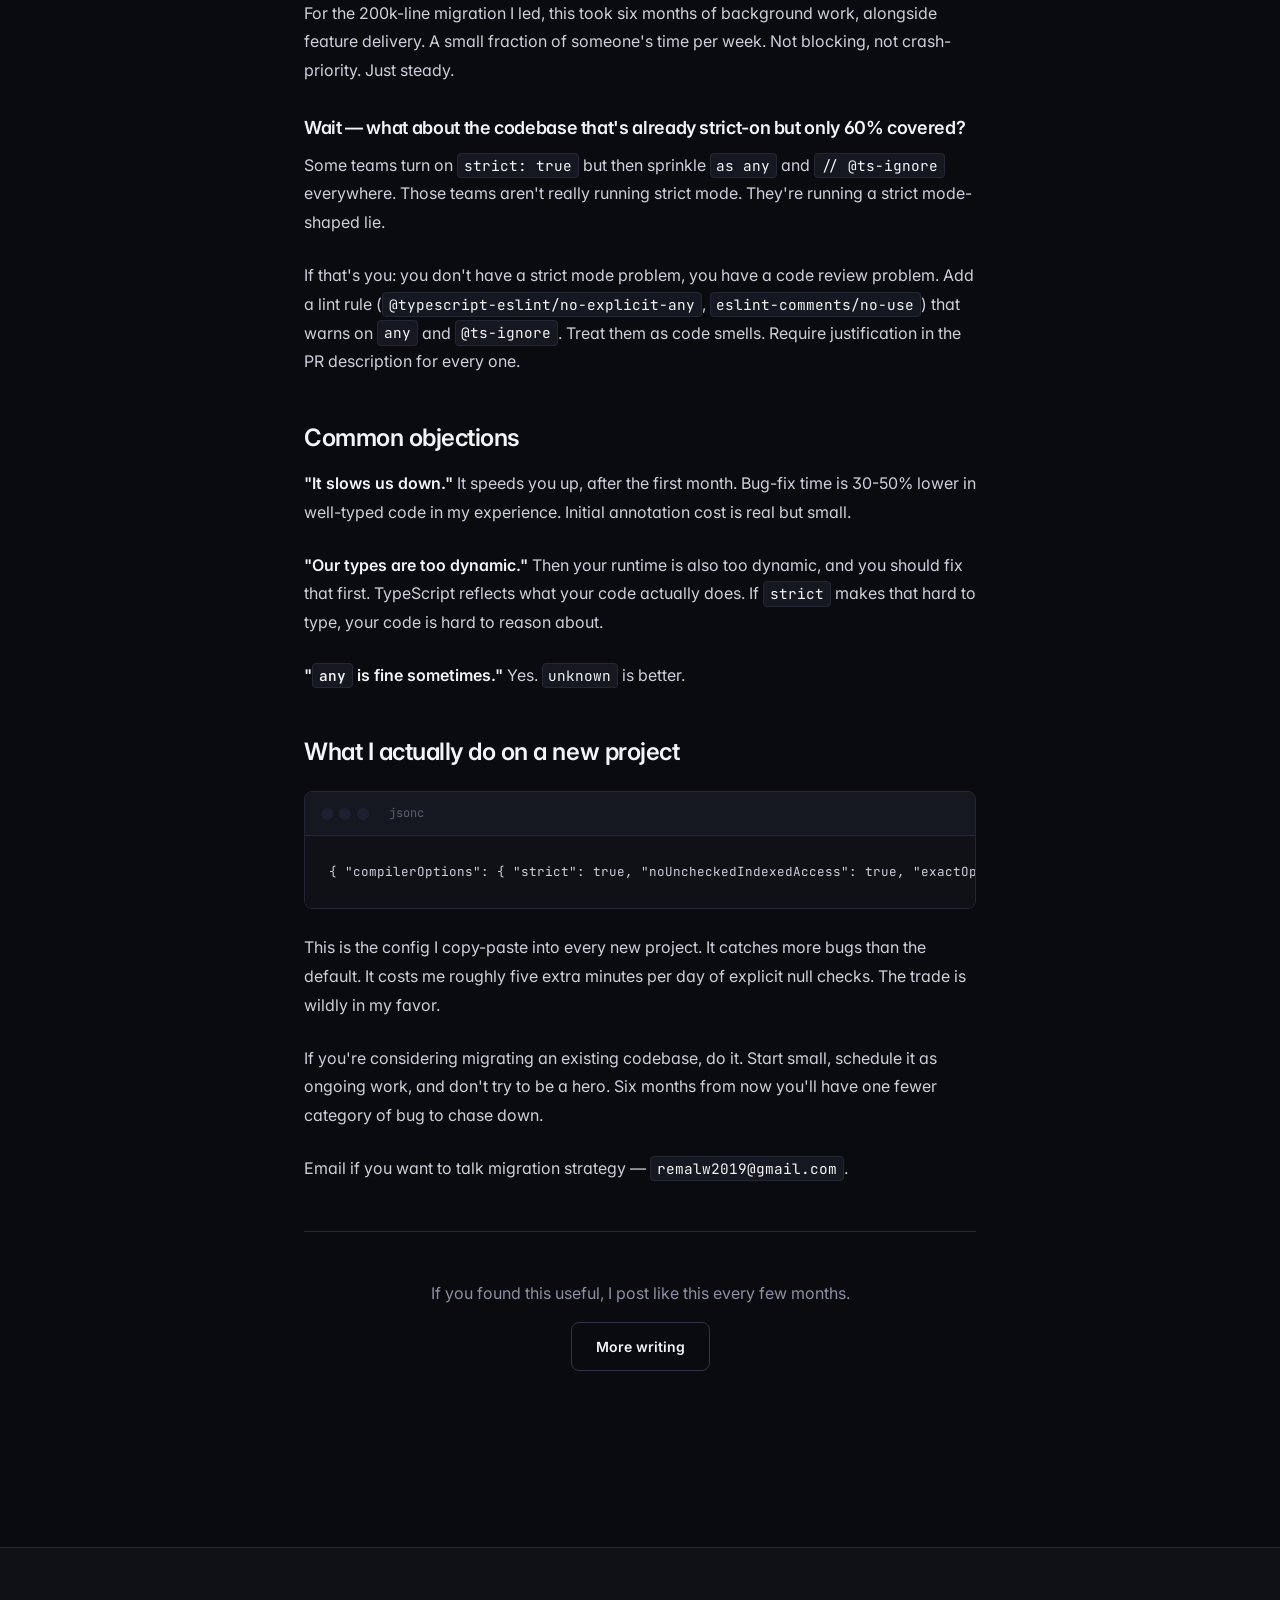
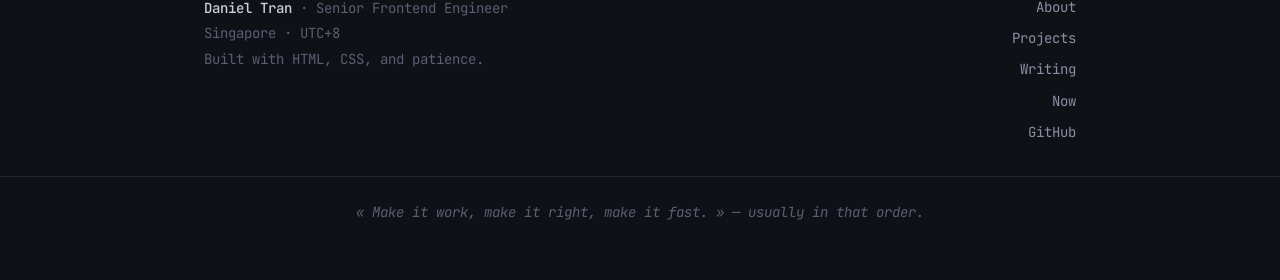
<file: blog/typescript-strict-mode.html>
<!DOCTYPE html>
<html lang="en">
<head>
<meta charset="UTF-8">
<meta name="viewport" content="width=device-width, initial-scale=1">
<title>Why TypeScript strict mode should be your default (and how to migrate without tears) — Daniel Tran</title>
<meta name="description" content="An opinionated case for strict mode, plus a migration playbook that won't blow up your sprint.">
<meta name="author" content="Daniel Tran">
<meta name="theme-color" content="#0a0b0f">

<meta property="og:title" content="Why TypeScript strict mode should be your default (and how to migrate without tears) — Daniel Tran">
<meta property="og:description" content="An opinionated case for strict mode, plus a migration playbook that won't blow up your sprint.">
<meta property="og:type" content="website">

<link rel="icon" type="image/svg+xml" href="../favicon.svg">
<link rel="preconnect" href="https://fonts.googleapis.com">
<link rel="preconnect" href="https://fonts.gstatic.com" crossorigin>
<link href="https://fonts.googleapis.com/css2?family=Inter:wght@400;500;600;700&family=JetBrains+Mono:wght@400;500;600&display=swap" rel="stylesheet">

<link rel="stylesheet" href="../styles/base.css">
<link rel="stylesheet" href="../styles/layout.css">
<link rel="stylesheet" href="../styles/components.css">
<link rel="stylesheet" href="../styles/pages.css">
</head>
<body>
<a class="skip-link" href="#main">Skip to content</a>

<header class="site-header">
  <nav class="nav" aria-label="Primary">
    <a href="../" class="nav-brand">
      <span class="nav-brand-mark">DT</span>
      <span>Daniel Tran</span>
    </a>
    <ul class="nav-links" id="nav-menu">
      <li><a href="../about.html">About</a></li>
      <li><a href="../projects.html">Projects</a></li>
      <li><a href="../blog.html">Writing</a></li>
      <li><a href="../now.html">Now</a></li>
    </ul>
    <a href="mailto:remalw2019@gmail.com" class="nav-cta">Get in touch</a>
    <button class="nav-toggle" aria-label="Toggle menu" aria-controls="nav-menu" aria-expanded="false">
      <svg class="icon" width="20" height="20" viewBox="0 0 24 24" fill="none" stroke="currentColor" stroke-width="2" stroke-linecap="round"><line x1="3" y1="6" x2="21" y2="6"></line><line x1="3" y1="12" x2="21" y2="12"></line><line x1="3" y1="18" x2="21" y2="18"></line></svg>
    </button>
  </nav>
</header>

<main id="main">

<article class="blog-post">
  <div class="container-narrow">
    <a href="/blog.html" class="case-study-back">All writing</a>
    <header class="blog-post-header">
      <div class="blog-post-meta">
        <time datetime="2026-01-22">2026-01-22</time>
        <span>•</span>
        <span data-reading-time>~ min read</span>
      </div>
      <h1 class="blog-post-title">Why TypeScript strict mode should be your default (and how to migrate without tears)</h1>
      <p class="blog-post-summary">An opinionated case for strict mode, plus a migration playbook that won't blow up your sprint.</p>
    </header>
    <div class="prose blog-post-body">
      


<p>I have one strong opinion on TypeScript: <code>"strict": true</code> should be on from day one of any new project. If you inherit a codebase without it, migrating is one of the highest-ROI things you can do.</p>

<p>This isn't a controversial take in 2026. But every six months I still see a "we don't need strict mode, we're disciplined" post on Hacker News, and every six months it's wrong. Let me say why, then talk about migration.</p>

<h2>The argument for strict mode</h2>

<p>Strict mode is a bundle of seven flags. The two that matter most:</p>

<ul>
<li><strong><code>strictNullChecks</code></strong> — <code>T</code> no longer includes <code>null</code> and <code>undefined</code>. You have to handle those cases explicitly.</li>
<li><strong><code>noImplicitAny</code></strong> — variables you don't annotate aren't silently typed <code>any</code>.</li>
</ul>

<p>Together, they catch the two biggest classes of bugs that TypeScript-without-strict misses:</p>

<ol>
<li>Accidental <code>undefined</code> access. The "Cannot read property X of undefined" that 60% of your runtime errors are made of.</li>
<li>Functions that look typed but aren't. You have a function with a parameter <code>user</code> that's implicitly <code>any</code>. You think you're refactoring safely. You're not.</li>
</ol>

<p>People who say "I don't need strict mode" are usually saying "I am personally good enough to avoid these mistakes." Maybe you are. Your teammates, future-you, and the contractor who joins next month are not.</p>

<p>I'll go further: I've worked on three large codebases that turned strict mode on after-the-fact. In every case, the migration uncovered real bugs that had been in production for months — not theoretical issues, actual user-affecting bugs. Including, in one case, a billing bug.</p>

<h2>What about other flags?</h2>

<p>The remaining strict flags are easier:</p>

<ul>
<li><code>strictFunctionTypes</code>, <code>strictBindCallApply</code> — turn these on. They catch real bugs and rarely produce false-positive friction.</li>
<li><code>strictPropertyInitialization</code> — class fields must be initialized. Annoying for the first day, fine after.</li>
<li><code>alwaysStrict</code> — emits <code>"use strict"</code> in JS output. Free.</li>
<li><code>noImplicitThis</code> — <code>this</code> must be typed. Almost never produces issues in modern code.</li>
</ul>

<p>There are two non-strict flags you should also turn on after <code>strict: true</code>:</p>

<ul>
<li><strong><code>noUncheckedIndexedAccess</code></strong> — array and dictionary access returns <code>T | undefined</code>. This is <em>spicy</em> — it forces you to check every <code>arr[i]</code> access. But it eliminates an entire category of bugs.</li>
<li><strong><code>exactOptionalPropertyTypes</code></strong> — distinguishes "missing key" from "key with undefined value". Niche, but useful for API contracts.</li>
</ul>

<h2>OK, you're sold. How do you migrate without ruining a sprint?</h2>

<p>Here is the playbook I've used twice.</p>

<h3>Don't try to flip all the flags at once</h3>

<p>If your codebase has 1000+ TypeScript errors after enabling <code>strict: true</code>, you can't realistically fix them in one PR. You have two options:</p>

<ol>
<li><strong>Big-bang migration.</strong> Lock the codebase, fix everything, ship. This is feasible only on small teams with small codebases. I've never seen it work on anything over 50k lines.</li>
<li><strong>Incremental migration.</strong> Enable one flag at a time, and within each flag, fix files in batches. This is what works.</li>
</ol>

<p>The incremental approach uses one trick: turn the flag on, mark every existing error as <code>@ts-expect-error</code>, then fix the markers over time. This way:</p>

<ul>
<li>The build passes.</li>
<li>No new code can introduce the same kind of error (it would be a real type error).</li>
<li>You can fix old code at your own pace.</li>
</ul>

<h3>The codemod helper</h3>

<p>I wrote a small codemod for this — <a href="https://github.com/remalw/ts-strict-codemod"><code>ts-strict-codemod</code></a>. It does the marking automatically. But you can also do it by hand:</p>

<div class="code-window"><div class="code-window-header"><span class="code-window-dots"><span></span><span></span><span></span></span><span>bash</span></div><pre><code>
# 1. Add the flag to tsconfig
# 2. Run tsc to get the errors
pnpm tsc --noEmit &gt; errors.txt

# 3. For each error, add @ts-expect-error above the offending line
# (the codemod automates this)

# 4. Build passes again. Now fix on a schedule.
</code></pre></div>

<h3>Migration order</h3>

<p>Some flags produce more errors than others. Do them in this order:</p>

<ol>
<li><strong><code>noImplicitAny</code></strong> — the cheapest. You add type annotations.</li>
<li><strong><code>strictNullChecks</code></strong> — the most important. Where most of your bugs are hiding.</li>
<li><strong><code>strictFunctionTypes</code>, <code>strictBindCallApply</code>, <code>alwaysStrict</code></strong> — usually clean.</li>
<li><strong><code>strictPropertyInitialization</code></strong> — class-heavy codebases will have noise here.</li>
<li><strong><code>noUncheckedIndexedAccess</code></strong> — last. This one is spicy.</li>
</ol>

<p>For the 200k-line migration I led, this took six months of background work, alongside feature delivery. A small fraction of someone's time per week. Not blocking, not crash-priority. Just steady.</p>

<h3>Wait — what about the codebase that's already strict-on but only 60% covered?</h3>

<p>Some teams turn on <code>strict: true</code> but then sprinkle <code>as any</code> and <code>// @ts-ignore</code> everywhere. Those teams aren't really running strict mode. They're running a strict mode-shaped lie.</p>

<p>If that's you: you don't have a strict mode problem, you have a code review problem. Add a lint rule (<code>@typescript-eslint/no-explicit-any</code>, <code>eslint-comments/no-use</code>) that warns on <code>any</code> and <code>@ts-ignore</code>. Treat them as code smells. Require justification in the PR description for every one.</p>

<h2>Common objections</h2>

<p><strong>"It slows us down."</strong> It speeds you up, after the first month. Bug-fix time is 30-50% lower in well-typed code in my experience. Initial annotation cost is real but small.</p>

<p><strong>"Our types are too dynamic."</strong> Then your runtime is also too dynamic, and you should fix that first. TypeScript reflects what your code actually does. If <code>strict</code> makes that hard to type, your code is hard to reason about.</p>

<p><strong>"<code>any</code> is fine sometimes."</strong> Yes. <code>unknown</code> is better.</p>

<h2>What I actually do on a new project</h2>

<div class="code-window"><div class="code-window-header"><span class="code-window-dots"><span></span><span></span><span></span></span><span>jsonc</span></div><pre><code>
{
  "compilerOptions": {
    "strict": true,
    "noUncheckedIndexedAccess": true,
    "exactOptionalPropertyTypes": true,
    "noFallthroughCasesInSwitch": true,
    "noImplicitOverride": true
  }
}
</code></pre></div>

<p>This is the config I copy-paste into every new project. It catches more bugs than the default. It costs me roughly five extra minutes per day of explicit null checks. The trade is wildly in my favor.</p>

<p>If you're considering migrating an existing codebase, do it. Start small, schedule it as ongoing work, and don't try to be a hero. Six months from now you'll have one fewer category of bug to chase down.</p>

<p>Email if you want to talk migration strategy — <code>remalw2019@gmail.com</code>.</p>

    </div>

    <hr style="margin: var(--space-7) 0;">

    <div style="text-align: center;">
      <p style="color: var(--fg-2); margin-bottom: var(--space-4);">If you found this useful, I post like this every few months.</p>
      <a class="btn btn-ghost" href="/blog.html">More writing</a>
    </div>
  </div>
</article>

</main>

<footer class="site-footer">
  <div class="footer-inner">
    <div class="footer-meta">
      <strong>Daniel Tran</strong> · Senior Frontend Engineer<br>
      Singapore · UTC+8<br>
      <span>Built with HTML, CSS, and patience.</span>
    </div>
    <div class="footer-links">
      <a href="../about.html">About</a>
      <a href="../projects.html">Projects</a>
      <a href="../blog.html">Writing</a>
      <a href="../now.html">Now</a>
      <a href="https://github.com/remalw" target="_blank" rel="noopener">GitHub</a>
    </div>
  </div>
  <p class="footer-quote">« Make it work, make it right, make it fast. » — usually in that order.</p>
</footer>

<script src="../scripts/nav.js" defer></script>
<script src="../scripts/reading-time.js" defer></script>
</body>
</html>
</file>
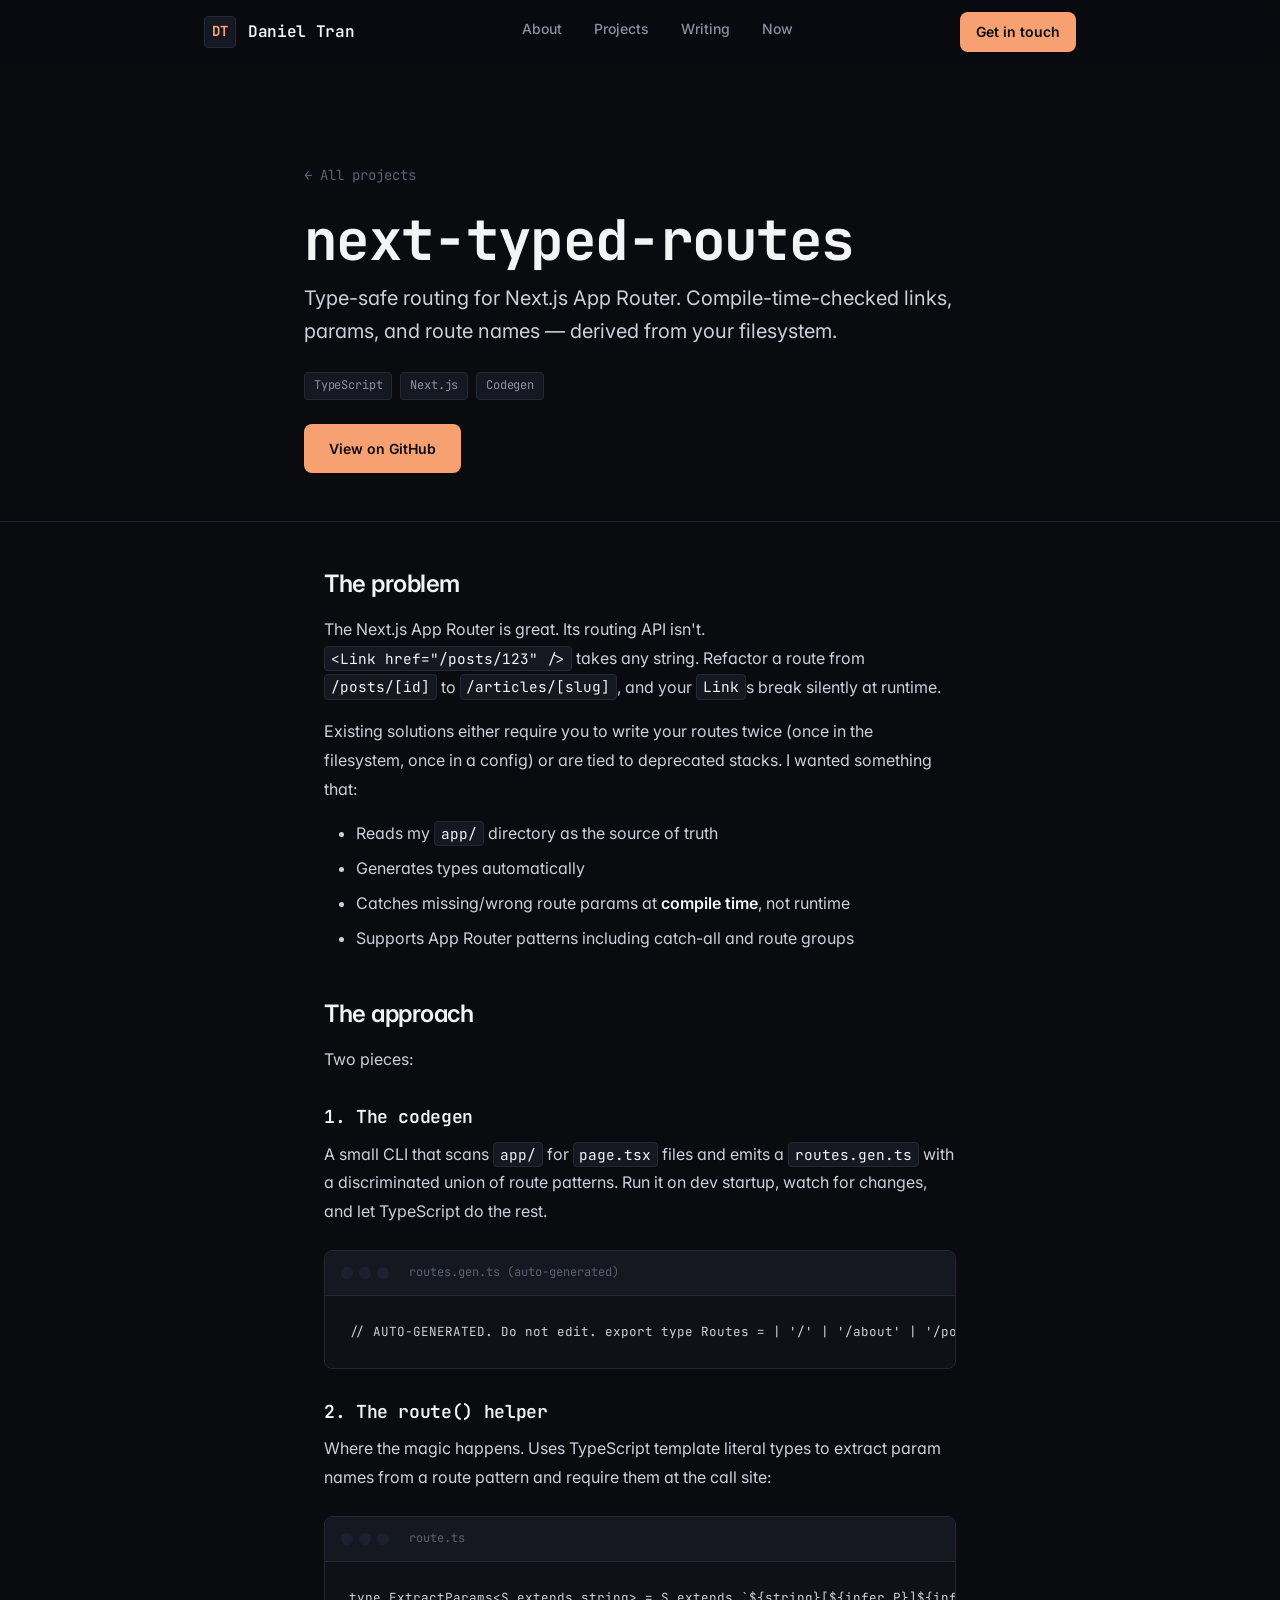
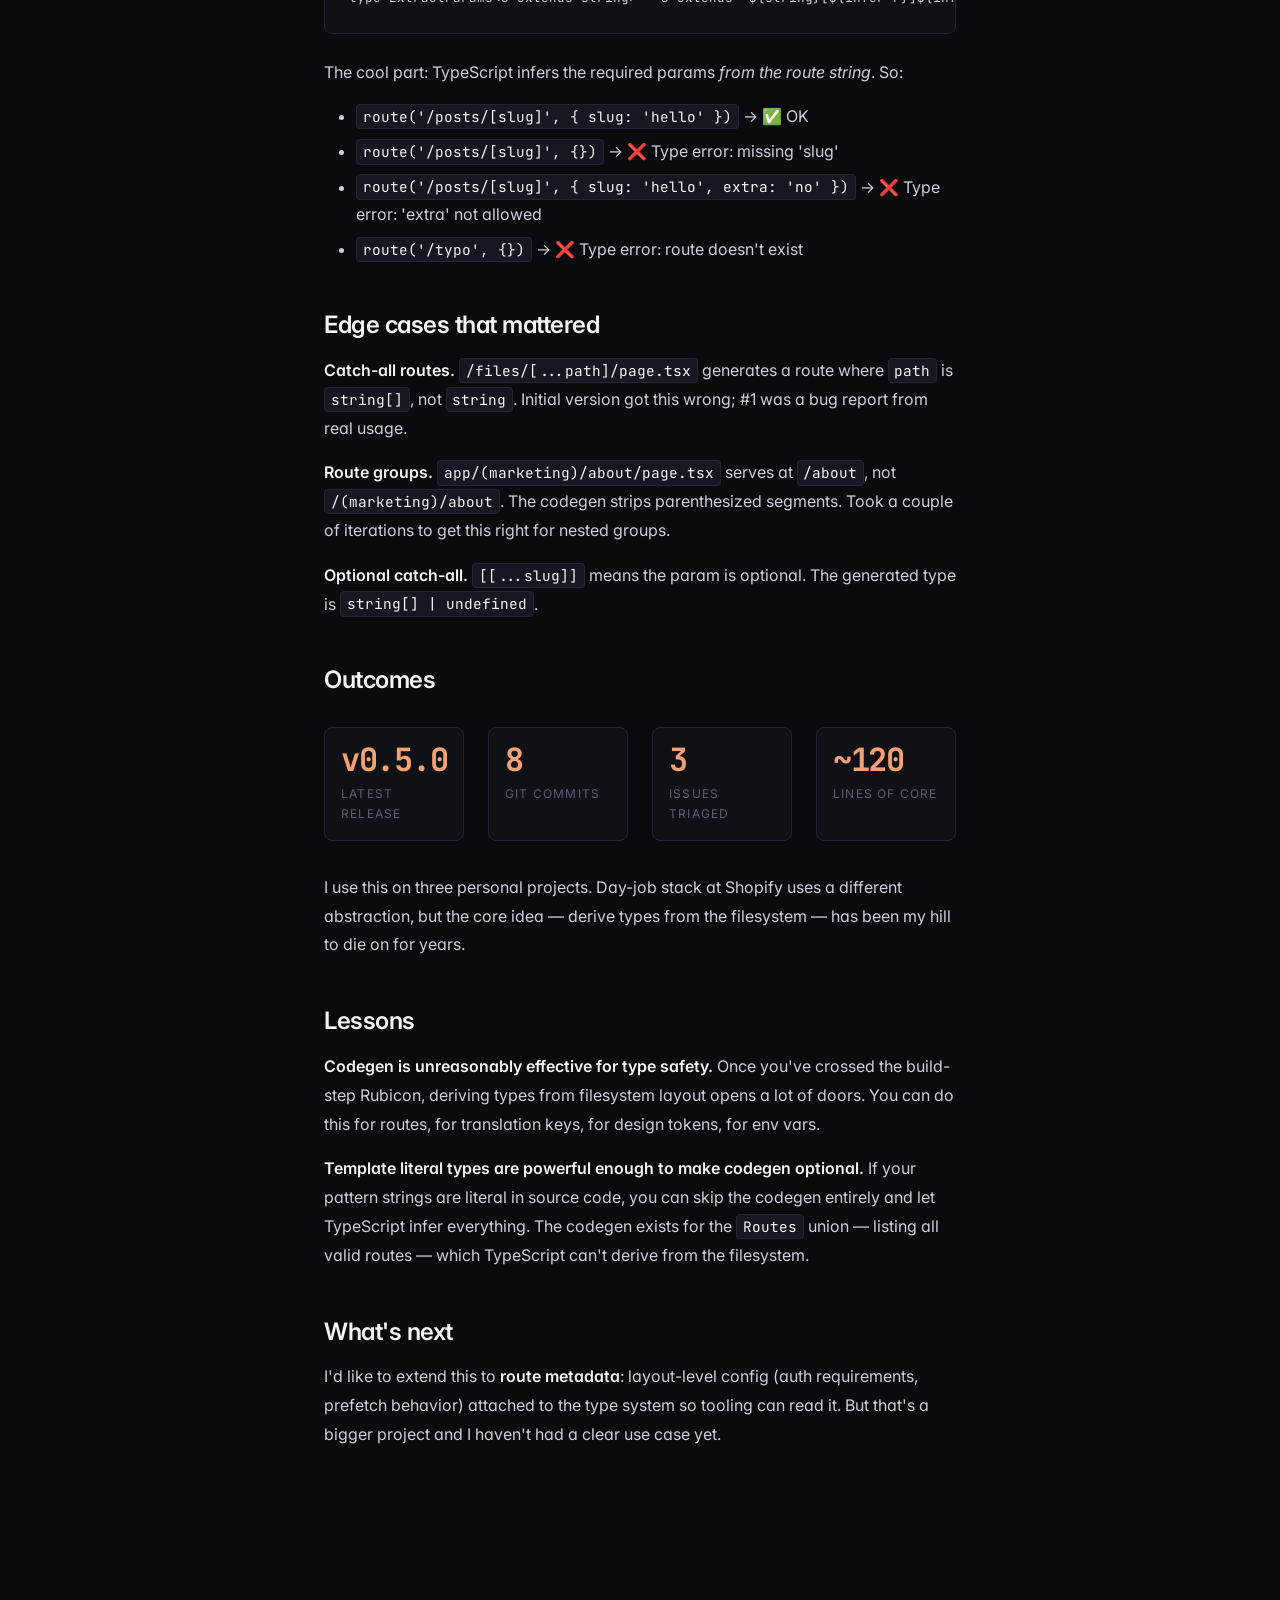
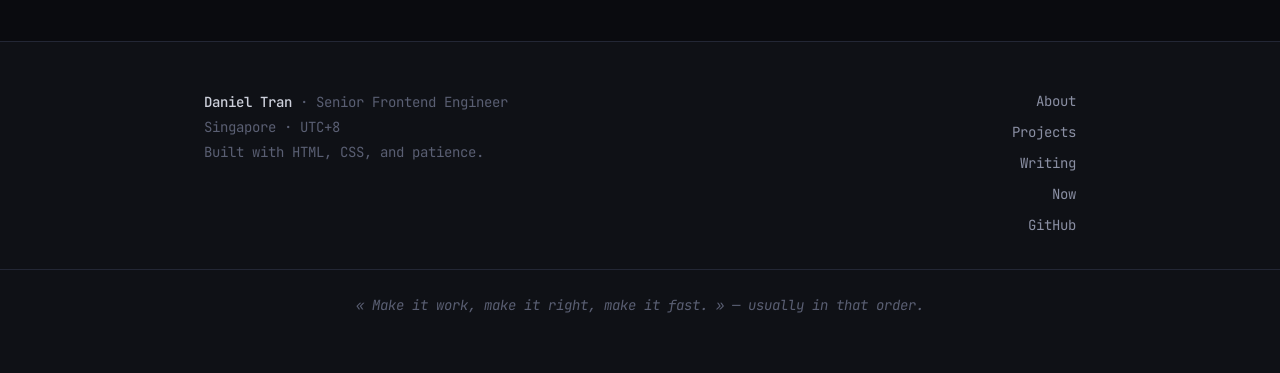
<file: projects/next-typed-routes.html>
<!DOCTYPE html>
<html lang="en">
<head>
<meta charset="UTF-8">
<meta name="viewport" content="width=device-width, initial-scale=1">
<title>next-typed-routes — Daniel Tran</title>
<meta name="description" content="Type-safe routing for Next.js App Router. Compile-time-checked links, params, and route names — derived from your filesystem.">
<meta name="author" content="Daniel Tran">
<meta name="theme-color" content="#0a0b0f">

<meta property="og:title" content="next-typed-routes — Daniel Tran">
<meta property="og:description" content="Type-safe routing for Next.js App Router. Compile-time-checked links, params, and route names — derived from your filesystem.">
<meta property="og:type" content="website">

<link rel="icon" type="image/svg+xml" href="../favicon.svg">
<link rel="preconnect" href="https://fonts.googleapis.com">
<link rel="preconnect" href="https://fonts.gstatic.com" crossorigin>
<link href="https://fonts.googleapis.com/css2?family=Inter:wght@400;500;600;700&family=JetBrains+Mono:wght@400;500;600&display=swap" rel="stylesheet">

<link rel="stylesheet" href="../styles/base.css">
<link rel="stylesheet" href="../styles/layout.css">
<link rel="stylesheet" href="../styles/components.css">
<link rel="stylesheet" href="../styles/pages.css">
</head>
<body>
<a class="skip-link" href="#main">Skip to content</a>

<header class="site-header">
  <nav class="nav" aria-label="Primary">
    <a href="../" class="nav-brand">
      <span class="nav-brand-mark">DT</span>
      <span>Daniel Tran</span>
    </a>
    <ul class="nav-links" id="nav-menu">
      <li><a href="../about.html">About</a></li>
      <li><a href="../projects.html">Projects</a></li>
      <li><a href="../blog.html">Writing</a></li>
      <li><a href="../now.html">Now</a></li>
    </ul>
    <a href="mailto:remalw2019@gmail.com" class="nav-cta">Get in touch</a>
    <button class="nav-toggle" aria-label="Toggle menu" aria-controls="nav-menu" aria-expanded="false">
      <svg class="icon" width="20" height="20" viewBox="0 0 24 24" fill="none" stroke="currentColor" stroke-width="2" stroke-linecap="round"><line x1="3" y1="6" x2="21" y2="6"></line><line x1="3" y1="12" x2="21" y2="12"></line><line x1="3" y1="18" x2="21" y2="18"></line></svg>
    </button>
  </nav>
</header>

<main id="main">

<section class="case-study-hero">
  <div class="container-narrow">
    <a href="/projects.html" class="case-study-back">All projects</a>
    <h1 class="case-study-title">next-typed-routes</h1>
    <p class="case-study-tagline">Type-safe routing for Next.js App Router. Compile-time-checked links, params, and route names — derived from your filesystem.</p>
    <div class="case-study-meta">
      <div class="tag-row"><span class="tag">TypeScript</span><span class="tag">Next.js</span><span class="tag">Codegen</span></div>
    </div>
    <div style="display: flex; gap: var(--space-3); margin-top: var(--space-5);">
      <a class="btn btn-primary" href="https://github.com/remalw/next-typed-routes" target="_blank" rel="noopener">View on GitHub</a>
    </div>
  </div>
</section>

<section class="case-study-content">
  <div class="container-narrow prose">
    
<h2>The problem</h2>
<p>The Next.js App Router is great. Its routing API isn't. <code>&lt;Link href="/posts/123" /&gt;</code> takes any string. Refactor a route from <code>/posts/[id]</code> to <code>/articles/[slug]</code>, and your <code>Link</code>s break silently at runtime.</p>
<p>Existing solutions either require you to write your routes twice (once in the filesystem, once in a config) or are tied to deprecated stacks. I wanted something that:</p>
<ul>
<li>Reads my <code>app/</code> directory as the source of truth</li>
<li>Generates types automatically</li>
<li>Catches missing/wrong route params at <strong>compile time</strong>, not runtime</li>
<li>Supports App Router patterns including catch-all and route groups</li>
</ul>

<h2>The approach</h2>
<p>Two pieces:</p>

<h3>1. The codegen</h3>
<p>A small CLI that scans <code>app/</code> for <code>page.tsx</code> files and emits a <code>routes.gen.ts</code> with a discriminated union of route patterns. Run it on dev startup, watch for changes, and let TypeScript do the rest.</p>

<div class="code-window">
<div class="code-window-header"><span class="code-window-dots"><span></span><span></span><span></span></span><span>routes.gen.ts (auto-generated)</span></div>
<pre><code>// AUTO-GENERATED. Do not edit.
export type Routes =
  | '/'
  | '/about'
  | '/posts'
  | '/posts/[slug]'
  | '/posts/[slug]/comments'
  | '/(marketing)/pricing'  // route groups stripped at runtime
  | '/files/[...path]'      // catch-all
  ;</code></pre>
</div>

<h3>2. The route() helper</h3>
<p>Where the magic happens. Uses TypeScript template literal types to extract param names from a route pattern and require them at the call site:</p>

<div class="code-window">
<div class="code-window-header"><span class="code-window-dots"><span></span><span></span><span></span></span><span>route.ts</span></div>
<pre><code>type ExtractParams&lt;S extends string&gt; =
  S extends `${string}[${infer P}]${infer Rest}`
    ? P extends `...${infer R}`
      ? { [K in R]: string[] } &amp; ExtractParams&lt;Rest&gt;
      : { [K in P]: string } &amp; ExtractParams&lt;Rest&gt;
    : Record&lt;never, never&gt;;

export function route&lt;S extends string&gt;(
  pattern: S,
  params: ExtractParams&lt;S&gt;,
): string {
  let result: string = pattern;
  for (const [key, value] of Object.entries(params)) {
    if (Array.isArray(value)) {
      result = result.replace(`[...${key}]`, value.join('/'));
    } else {
      result = result.replace(`[${key}]`, String(value));
    }
  }
  return result;
}</code></pre>
</div>

<p>The cool part: TypeScript infers the required params <em>from the route string</em>. So:</p>
<ul>
<li><code>route('/posts/[slug]', { slug: 'hello' })</code> → ✅ OK</li>
<li><code>route('/posts/[slug]', {})</code> → ❌ Type error: missing 'slug'</li>
<li><code>route('/posts/[slug]', { slug: 'hello', extra: 'no' })</code> → ❌ Type error: 'extra' not allowed</li>
<li><code>route('/typo', {})</code> → ❌ Type error: route doesn't exist</li>
</ul>

<h2>Edge cases that mattered</h2>
<p><strong>Catch-all routes.</strong> <code>/files/[...path]/page.tsx</code> generates a route where <code>path</code> is <code>string[]</code>, not <code>string</code>. Initial version got this wrong; #1 was a bug report from real usage.</p>
<p><strong>Route groups.</strong> <code>app/(marketing)/about/page.tsx</code> serves at <code>/about</code>, not <code>/(marketing)/about</code>. The codegen strips parenthesized segments. Took a couple of iterations to get this right for nested groups.</p>
<p><strong>Optional catch-all.</strong> <code>[[...slug]]</code> means the param is optional. The generated type is <code>string[] | undefined</code>.</p>

<h2>Outcomes</h2>
<div class="metric-row">
  <div class="metric"><div class="metric-value">v0.5.0</div><div class="metric-label">latest release</div></div>
  <div class="metric"><div class="metric-value">8</div><div class="metric-label">git commits</div></div>
  <div class="metric"><div class="metric-value">3</div><div class="metric-label">issues triaged</div></div>
  <div class="metric"><div class="metric-value">~120</div><div class="metric-label">lines of core</div></div>
</div>

<p>I use this on three personal projects. Day-job stack at Shopify uses a different abstraction, but the core idea — derive types from the filesystem — has been my hill to die on for years.</p>

<h2>Lessons</h2>
<p><strong>Codegen is unreasonably effective for type safety.</strong> Once you've crossed the build-step Rubicon, deriving types from filesystem layout opens a lot of doors. You can do this for routes, for translation keys, for design tokens, for env vars.</p>
<p><strong>Template literal types are powerful enough to make codegen optional.</strong> If your pattern strings are literal in source code, you can skip the codegen entirely and let TypeScript infer everything. The codegen exists for the <code>Routes</code> union — listing all valid routes — which TypeScript can't derive from the filesystem.</p>

<h2>What's next</h2>
<p>I'd like to extend this to <strong>route metadata</strong>: layout-level config (auth requirements, prefetch behavior) attached to the type system so tooling can read it. But that's a bigger project and I haven't had a clear use case yet.</p>

  </div>
</section>

</main>

<footer class="site-footer">
  <div class="footer-inner">
    <div class="footer-meta">
      <strong>Daniel Tran</strong> · Senior Frontend Engineer<br>
      Singapore · UTC+8<br>
      <span>Built with HTML, CSS, and patience.</span>
    </div>
    <div class="footer-links">
      <a href="../about.html">About</a>
      <a href="../projects.html">Projects</a>
      <a href="../blog.html">Writing</a>
      <a href="../now.html">Now</a>
      <a href="https://github.com/remalw" target="_blank" rel="noopener">GitHub</a>
    </div>
  </div>
  <p class="footer-quote">« Make it work, make it right, make it fast. » — usually in that order.</p>
</footer>

<script src="../scripts/nav.js" defer></script>

</body>
</html>
</file>
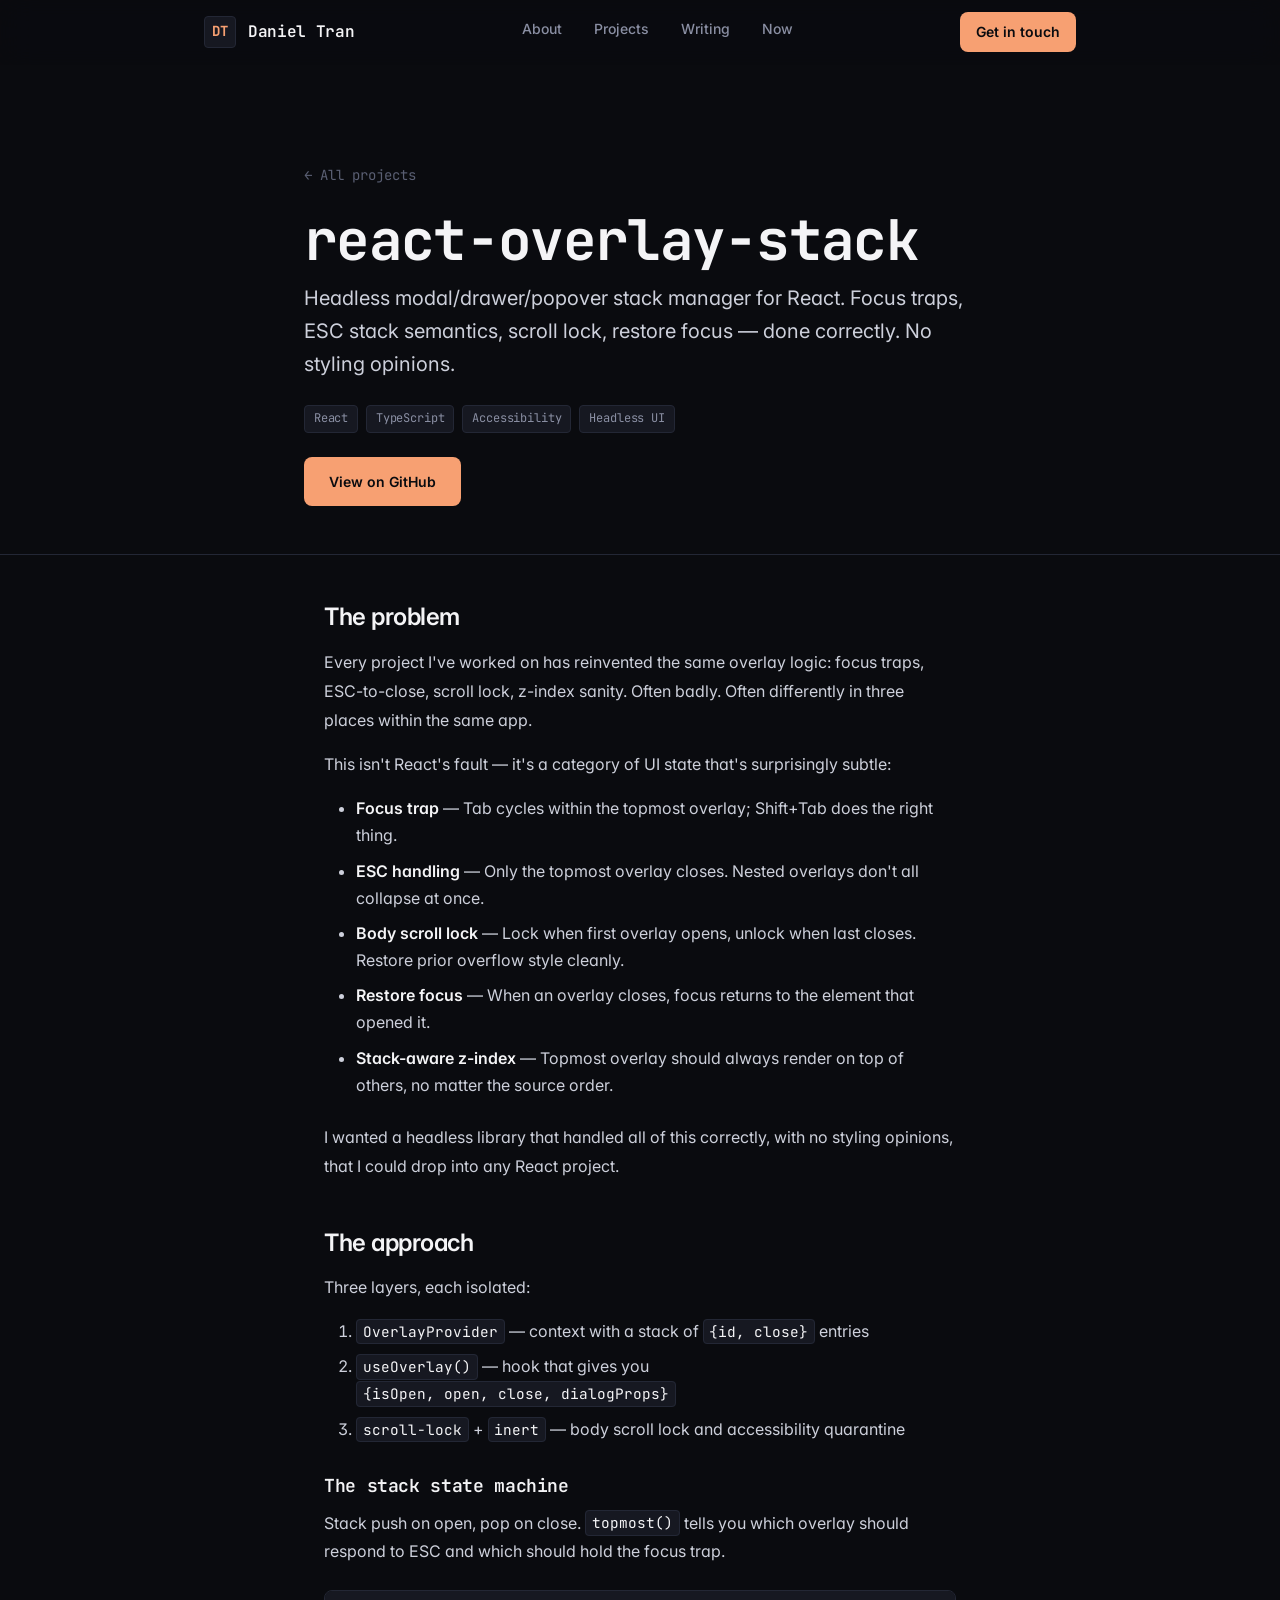
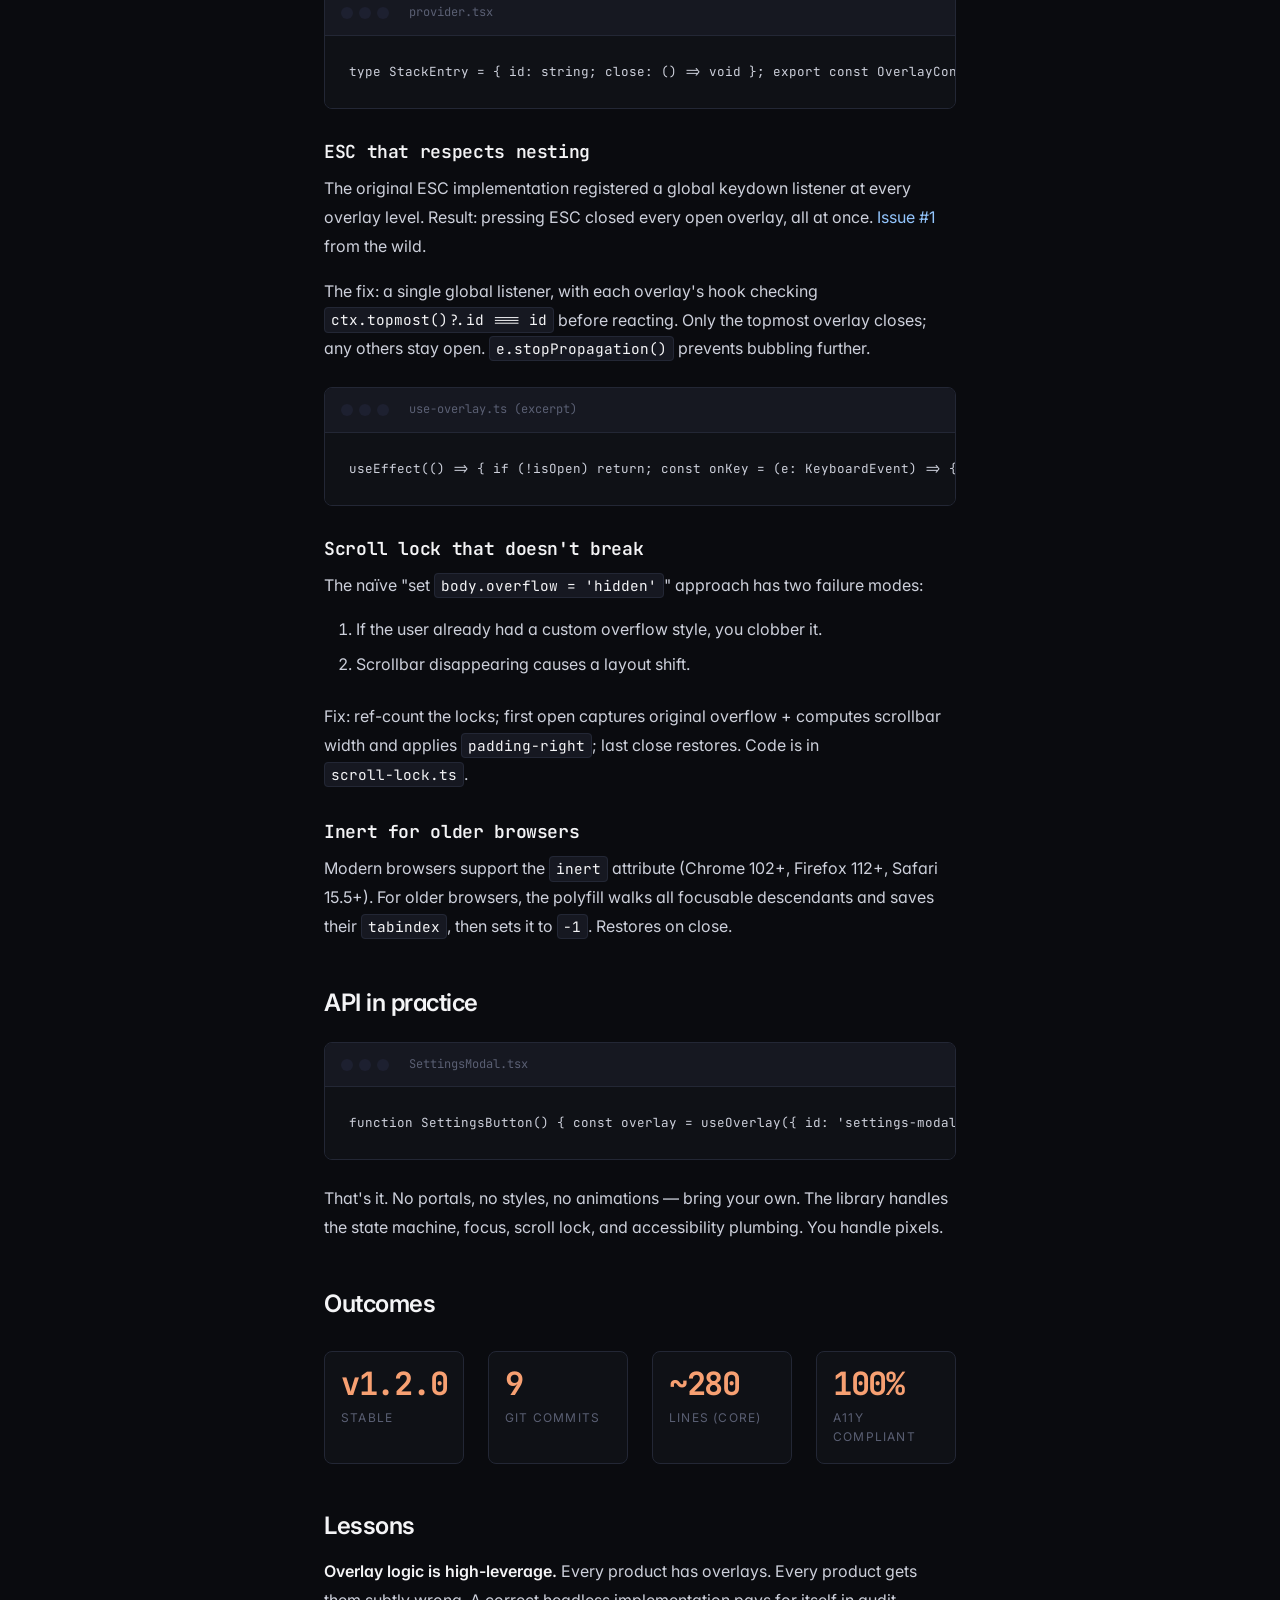
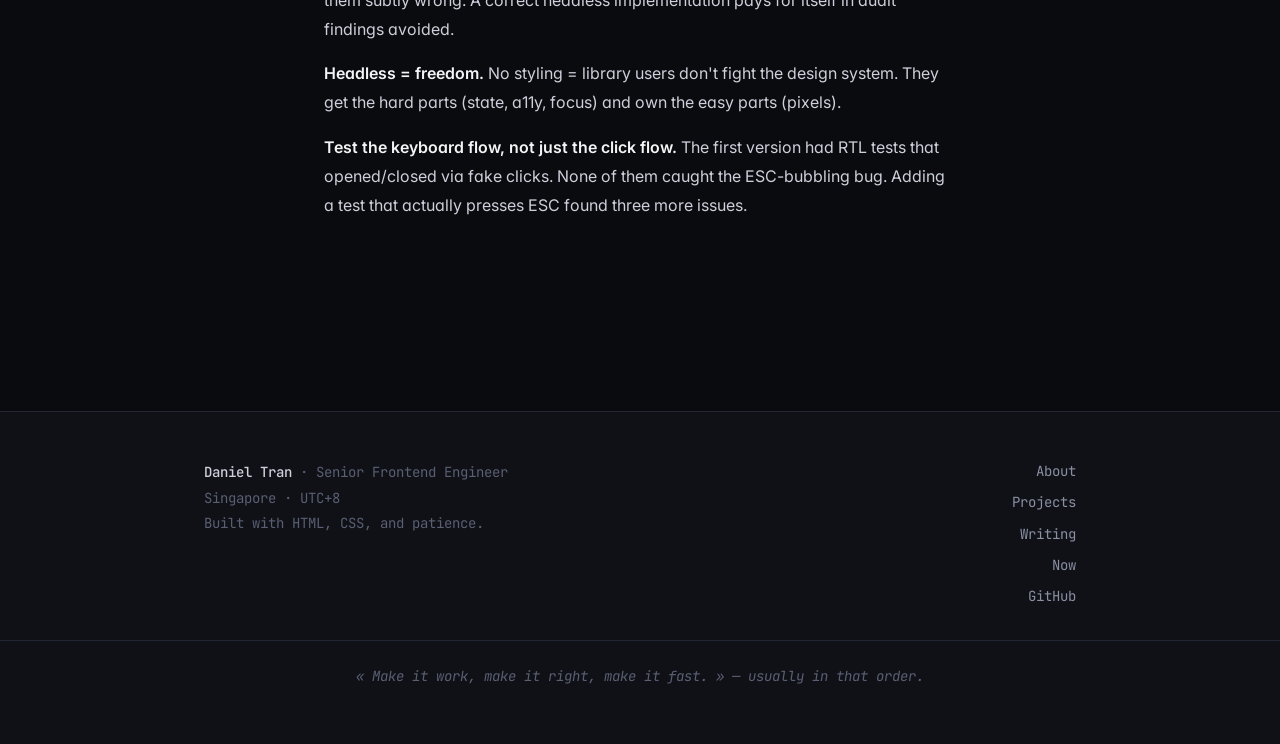
<file: projects/react-overlay-stack.html>
<!DOCTYPE html>
<html lang="en">
<head>
<meta charset="UTF-8">
<meta name="viewport" content="width=device-width, initial-scale=1">
<title>react-overlay-stack — Daniel Tran</title>
<meta name="description" content="Headless modal/drawer/popover stack manager for React. Focus traps, ESC stack semantics, scroll lock, restore focus — done correctly. No styling opinions.">
<meta name="author" content="Daniel Tran">
<meta name="theme-color" content="#0a0b0f">

<meta property="og:title" content="react-overlay-stack — Daniel Tran">
<meta property="og:description" content="Headless modal/drawer/popover stack manager for React. Focus traps, ESC stack semantics, scroll lock, restore focus — done correctly. No styling opinions.">
<meta property="og:type" content="website">

<link rel="icon" type="image/svg+xml" href="../favicon.svg">
<link rel="preconnect" href="https://fonts.googleapis.com">
<link rel="preconnect" href="https://fonts.gstatic.com" crossorigin>
<link href="https://fonts.googleapis.com/css2?family=Inter:wght@400;500;600;700&family=JetBrains+Mono:wght@400;500;600&display=swap" rel="stylesheet">

<link rel="stylesheet" href="../styles/base.css">
<link rel="stylesheet" href="../styles/layout.css">
<link rel="stylesheet" href="../styles/components.css">
<link rel="stylesheet" href="../styles/pages.css">
</head>
<body>
<a class="skip-link" href="#main">Skip to content</a>

<header class="site-header">
  <nav class="nav" aria-label="Primary">
    <a href="../" class="nav-brand">
      <span class="nav-brand-mark">DT</span>
      <span>Daniel Tran</span>
    </a>
    <ul class="nav-links" id="nav-menu">
      <li><a href="../about.html">About</a></li>
      <li><a href="../projects.html">Projects</a></li>
      <li><a href="../blog.html">Writing</a></li>
      <li><a href="../now.html">Now</a></li>
    </ul>
    <a href="mailto:remalw2019@gmail.com" class="nav-cta">Get in touch</a>
    <button class="nav-toggle" aria-label="Toggle menu" aria-controls="nav-menu" aria-expanded="false">
      <svg class="icon" width="20" height="20" viewBox="0 0 24 24" fill="none" stroke="currentColor" stroke-width="2" stroke-linecap="round"><line x1="3" y1="6" x2="21" y2="6"></line><line x1="3" y1="12" x2="21" y2="12"></line><line x1="3" y1="18" x2="21" y2="18"></line></svg>
    </button>
  </nav>
</header>

<main id="main">

<section class="case-study-hero">
  <div class="container-narrow">
    <a href="/projects.html" class="case-study-back">All projects</a>
    <h1 class="case-study-title">react-overlay-stack</h1>
    <p class="case-study-tagline">Headless modal/drawer/popover stack manager for React. Focus traps, ESC stack semantics, scroll lock, restore focus — done correctly. No styling opinions.</p>
    <div class="case-study-meta">
      <div class="tag-row"><span class="tag">React</span><span class="tag">TypeScript</span><span class="tag">Accessibility</span><span class="tag">Headless UI</span></div>
    </div>
    <div style="display: flex; gap: var(--space-3); margin-top: var(--space-5);">
      <a class="btn btn-primary" href="https://github.com/remalw/react-overlay-stack" target="_blank" rel="noopener">View on GitHub</a>
    </div>
  </div>
</section>

<section class="case-study-content">
  <div class="container-narrow prose">
    
<h2>The problem</h2>
<p>Every project I've worked on has reinvented the same overlay logic: focus traps, ESC-to-close, scroll lock, z-index sanity. Often badly. Often differently in three places within the same app.</p>
<p>This isn't React's fault — it's a category of UI state that's surprisingly subtle:</p>
<ul>
<li><strong>Focus trap</strong> — Tab cycles within the topmost overlay; Shift+Tab does the right thing.</li>
<li><strong>ESC handling</strong> — Only the topmost overlay closes. Nested overlays don't all collapse at once.</li>
<li><strong>Body scroll lock</strong> — Lock when first overlay opens, unlock when last closes. Restore prior overflow style cleanly.</li>
<li><strong>Restore focus</strong> — When an overlay closes, focus returns to the element that opened it.</li>
<li><strong>Stack-aware z-index</strong> — Topmost overlay should always render on top of others, no matter the source order.</li>
</ul>
<p>I wanted a headless library that handled all of this correctly, with no styling opinions, that I could drop into any React project.</p>

<h2>The approach</h2>
<p>Three layers, each isolated:</p>
<ol>
<li><code>OverlayProvider</code> — context with a stack of <code>{id, close}</code> entries</li>
<li><code>useOverlay()</code> — hook that gives you <code>{isOpen, open, close, dialogProps}</code></li>
<li><code>scroll-lock</code> + <code>inert</code> — body scroll lock and accessibility quarantine</li>
</ol>

<h3>The stack state machine</h3>
<p>Stack push on open, pop on close. <code>topmost()</code> tells you which overlay should respond to ESC and which should hold the focus trap.</p>

<div class="code-window">
<div class="code-window-header"><span class="code-window-dots"><span></span><span></span><span></span></span><span>provider.tsx</span></div>
<pre><code>type StackEntry = { id: string; close: () =&gt; void };

export const OverlayContext = createContext&lt;{
  stack: StackEntry[];
  push: (entry: StackEntry) =&gt; void;
  pop: (id: string) =&gt; void;
  topmost: () =&gt; StackEntry | undefined;
}&gt;(null!);</code></pre>
</div>

<h3>ESC that respects nesting</h3>
<p>The original ESC implementation registered a global keydown listener at every overlay level. Result: pressing ESC closed every open overlay, all at once. <a href="https://github.com/remalw/react-overlay-stack/issues/1">Issue #1</a> from the wild.</p>
<p>The fix: a single global listener, with each overlay's hook checking <code>ctx.topmost()?.id === id</code> before reacting. Only the topmost overlay closes; any others stay open. <code>e.stopPropagation()</code> prevents bubbling further.</p>

<div class="code-window">
<div class="code-window-header"><span class="code-window-dots"><span></span><span></span><span></span></span><span>use-overlay.ts (excerpt)</span></div>
<pre><code>useEffect(() =&gt; {
  if (!isOpen) return;
  const onKey = (e: KeyboardEvent) =&gt; {
    if (e.key === 'Escape' &amp;&amp; ctx.topmost()?.id === id) {
      e.stopPropagation();
      close();
    }
  };
  document.addEventListener('keydown', onKey, true);
  return () =&gt; document.removeEventListener('keydown', onKey, true);
}, [isOpen, id]);</code></pre>
</div>

<h3>Scroll lock that doesn't break</h3>
<p>The naïve "set <code>body.overflow = 'hidden'</code>" approach has two failure modes:</p>
<ol>
<li>If the user already had a custom overflow style, you clobber it.</li>
<li>Scrollbar disappearing causes a layout shift.</li>
</ol>
<p>Fix: ref-count the locks; first open captures original overflow + computes scrollbar width and applies <code>padding-right</code>; last close restores. Code is in <code>scroll-lock.ts</code>.</p>

<h3>Inert for older browsers</h3>
<p>Modern browsers support the <code>inert</code> attribute (Chrome 102+, Firefox 112+, Safari 15.5+). For older browsers, the polyfill walks all focusable descendants and saves their <code>tabindex</code>, then sets it to <code>-1</code>. Restores on close.</p>

<h2>API in practice</h2>

<div class="code-window">
<div class="code-window-header"><span class="code-window-dots"><span></span><span></span><span></span></span><span>SettingsModal.tsx</span></div>
<pre><code>function SettingsButton() {
  const overlay = useOverlay({ id: 'settings-modal' });

  return (
    &lt;&gt;
      &lt;button onClick={overlay.open}&gt;Settings&lt;/button&gt;

      {overlay.isOpen &amp;&amp; (
        &lt;div role="dialog" {...overlay.dialogProps}&gt;
          &lt;h2&gt;Settings&lt;/h2&gt;
          &lt;button onClick={overlay.close}&gt;Close&lt;/button&gt;
        &lt;/div&gt;
      )}
    &lt;/&gt;
  );
}</code></pre>
</div>

<p>That's it. No portals, no styles, no animations — bring your own. The library handles the state machine, focus, scroll lock, and accessibility plumbing. You handle pixels.</p>

<h2>Outcomes</h2>
<div class="metric-row">
  <div class="metric"><div class="metric-value">v1.2.0</div><div class="metric-label">stable</div></div>
  <div class="metric"><div class="metric-value">9</div><div class="metric-label">git commits</div></div>
  <div class="metric"><div class="metric-value">~280</div><div class="metric-label">lines (core)</div></div>
  <div class="metric"><div class="metric-value">100%</div><div class="metric-label">a11y compliant</div></div>
</div>

<h2>Lessons</h2>
<p><strong>Overlay logic is high-leverage.</strong> Every product has overlays. Every product gets them subtly wrong. A correct headless implementation pays for itself in audit findings avoided.</p>
<p><strong>Headless = freedom.</strong> No styling = library users don't fight the design system. They get the hard parts (state, a11y, focus) and own the easy parts (pixels).</p>
<p><strong>Test the keyboard flow, not just the click flow.</strong> The first version had RTL tests that opened/closed via fake clicks. None of them caught the ESC-bubbling bug. Adding a test that actually presses ESC found three more issues.</p>

  </div>
</section>

</main>

<footer class="site-footer">
  <div class="footer-inner">
    <div class="footer-meta">
      <strong>Daniel Tran</strong> · Senior Frontend Engineer<br>
      Singapore · UTC+8<br>
      <span>Built with HTML, CSS, and patience.</span>
    </div>
    <div class="footer-links">
      <a href="../about.html">About</a>
      <a href="../projects.html">Projects</a>
      <a href="../blog.html">Writing</a>
      <a href="../now.html">Now</a>
      <a href="https://github.com/remalw" target="_blank" rel="noopener">GitHub</a>
    </div>
  </div>
  <p class="footer-quote">« Make it work, make it right, make it fast. » — usually in that order.</p>
</footer>

<script src="../scripts/nav.js" defer></script>

</body>
</html>
</file>
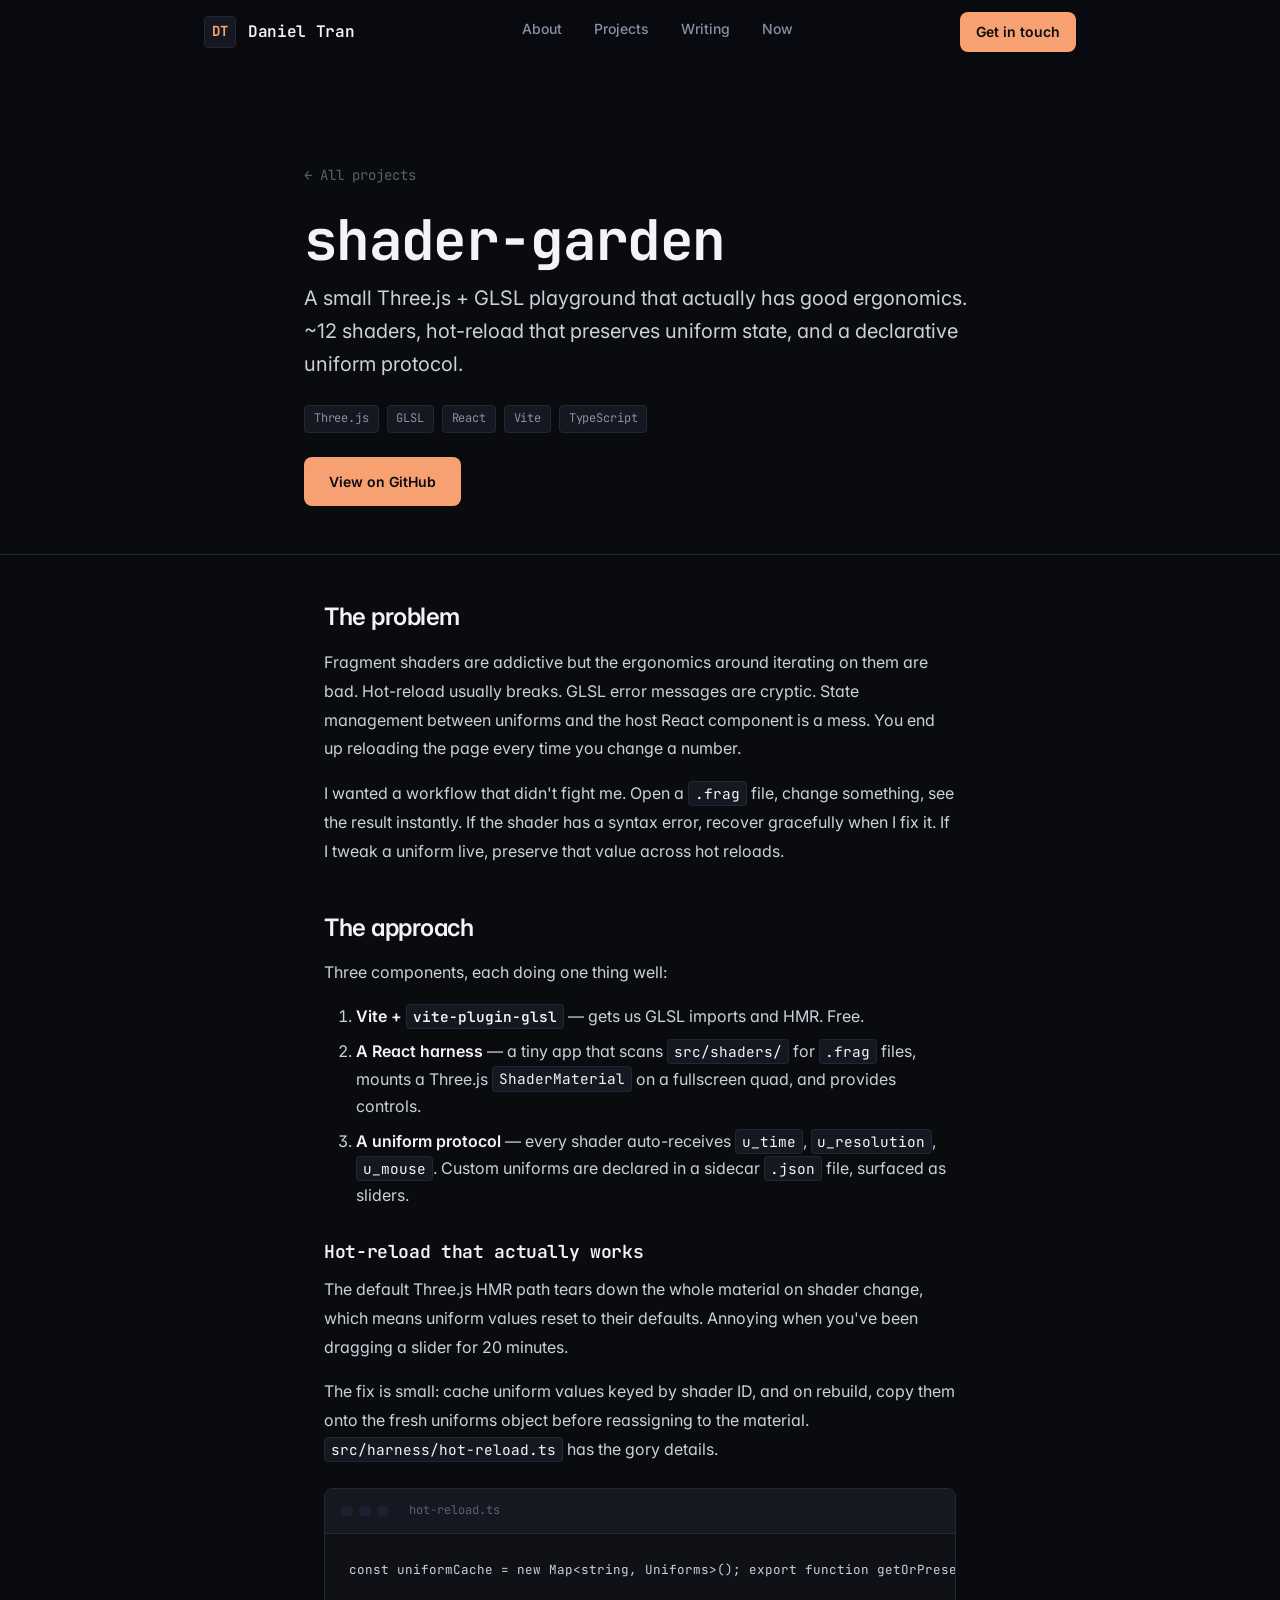
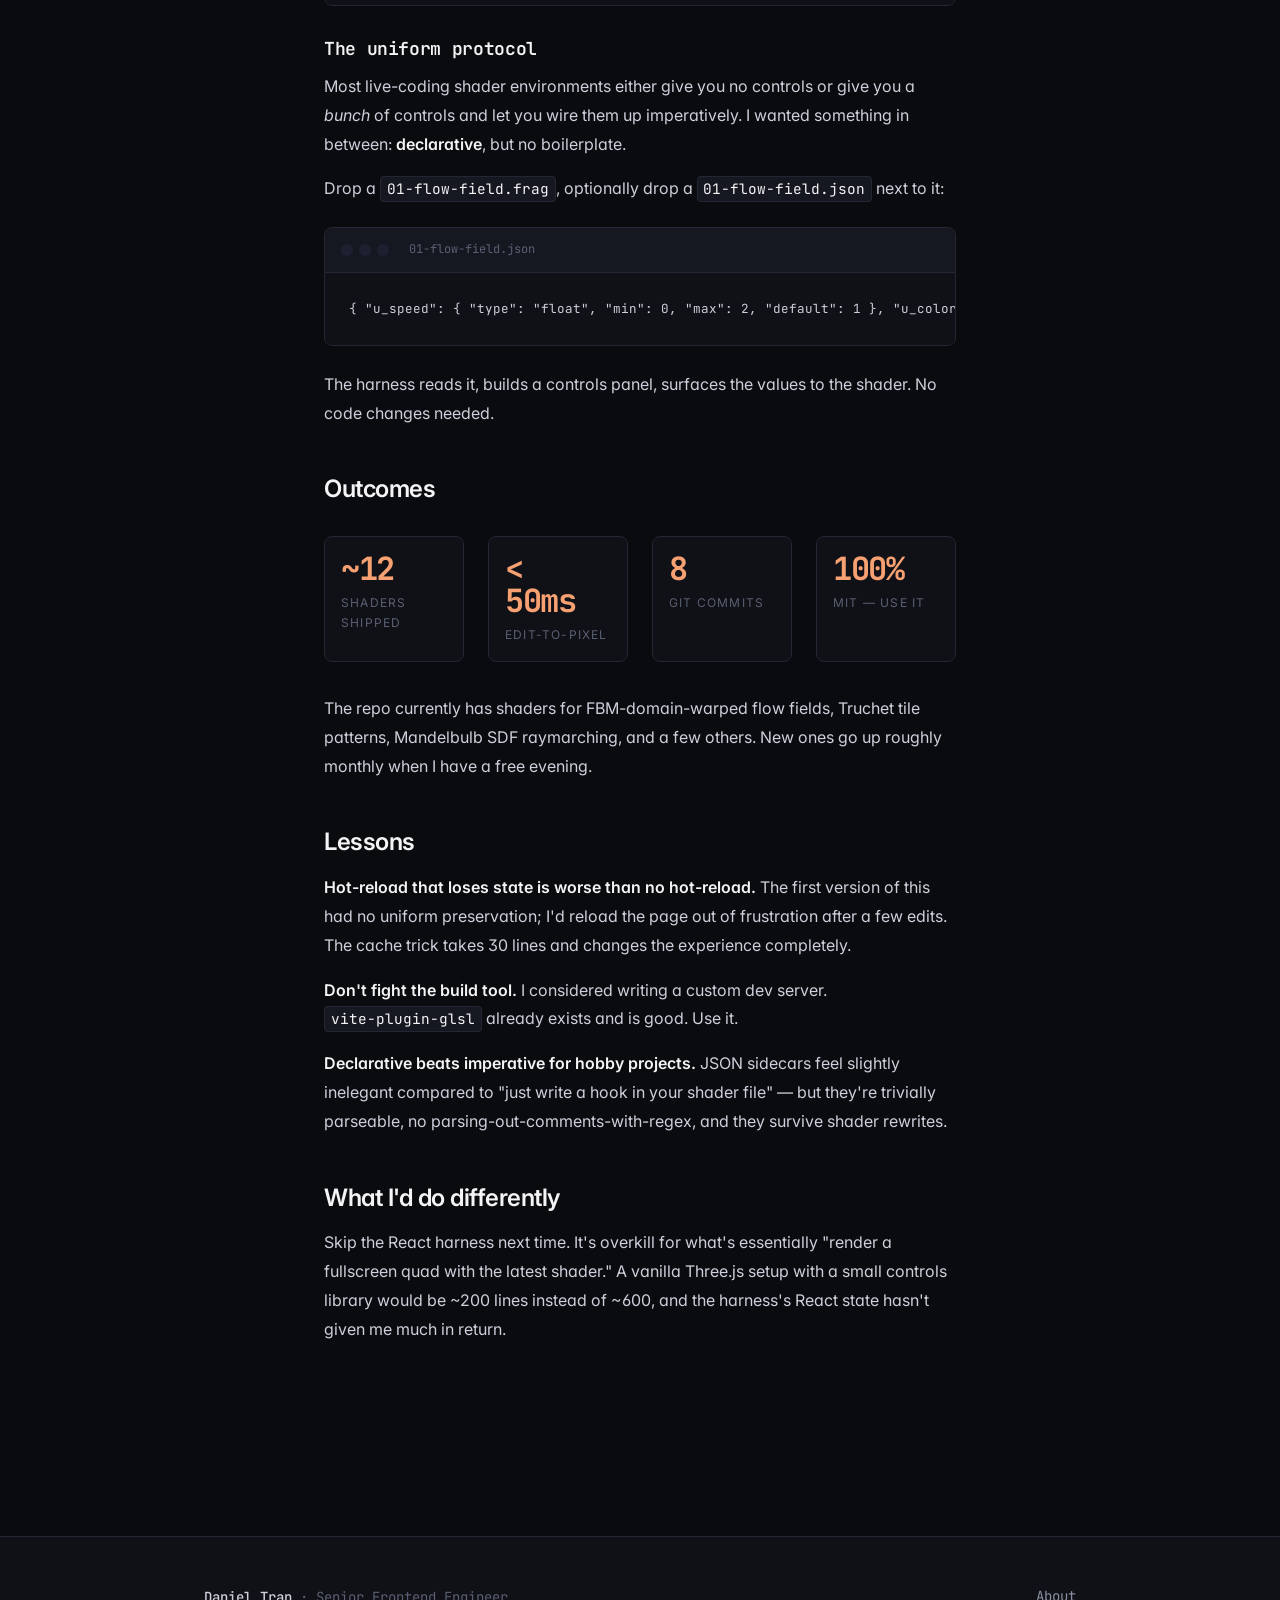
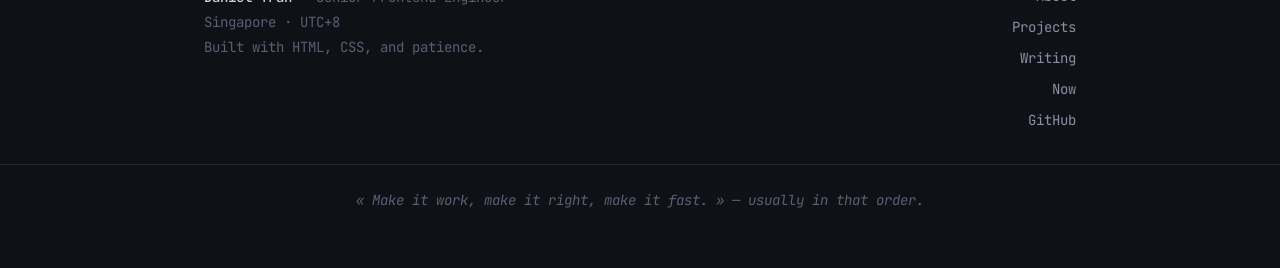
<file: projects/shader-garden.html>
<!DOCTYPE html>
<html lang="en">
<head>
<meta charset="UTF-8">
<meta name="viewport" content="width=device-width, initial-scale=1">
<title>shader-garden — Daniel Tran</title>
<meta name="description" content="A small Three.js + GLSL playground that actually has good ergonomics. ~12 shaders, hot-reload that preserves uniform state, and a declarative uniform protocol.">
<meta name="author" content="Daniel Tran">
<meta name="theme-color" content="#0a0b0f">

<meta property="og:title" content="shader-garden — Daniel Tran">
<meta property="og:description" content="A small Three.js + GLSL playground that actually has good ergonomics. ~12 shaders, hot-reload that preserves uniform state, and a declarative uniform protocol.">
<meta property="og:type" content="website">

<link rel="icon" type="image/svg+xml" href="../favicon.svg">
<link rel="preconnect" href="https://fonts.googleapis.com">
<link rel="preconnect" href="https://fonts.gstatic.com" crossorigin>
<link href="https://fonts.googleapis.com/css2?family=Inter:wght@400;500;600;700&family=JetBrains+Mono:wght@400;500;600&display=swap" rel="stylesheet">

<link rel="stylesheet" href="../styles/base.css">
<link rel="stylesheet" href="../styles/layout.css">
<link rel="stylesheet" href="../styles/components.css">
<link rel="stylesheet" href="../styles/pages.css">
</head>
<body>
<a class="skip-link" href="#main">Skip to content</a>

<header class="site-header">
  <nav class="nav" aria-label="Primary">
    <a href="../" class="nav-brand">
      <span class="nav-brand-mark">DT</span>
      <span>Daniel Tran</span>
    </a>
    <ul class="nav-links" id="nav-menu">
      <li><a href="../about.html">About</a></li>
      <li><a href="../projects.html">Projects</a></li>
      <li><a href="../blog.html">Writing</a></li>
      <li><a href="../now.html">Now</a></li>
    </ul>
    <a href="mailto:remalw2019@gmail.com" class="nav-cta">Get in touch</a>
    <button class="nav-toggle" aria-label="Toggle menu" aria-controls="nav-menu" aria-expanded="false">
      <svg class="icon" width="20" height="20" viewBox="0 0 24 24" fill="none" stroke="currentColor" stroke-width="2" stroke-linecap="round"><line x1="3" y1="6" x2="21" y2="6"></line><line x1="3" y1="12" x2="21" y2="12"></line><line x1="3" y1="18" x2="21" y2="18"></line></svg>
    </button>
  </nav>
</header>

<main id="main">

<section class="case-study-hero">
  <div class="container-narrow">
    <a href="/projects.html" class="case-study-back">All projects</a>
    <h1 class="case-study-title">shader-garden</h1>
    <p class="case-study-tagline">A small Three.js + GLSL playground that actually has good ergonomics. ~12 shaders, hot-reload that preserves uniform state, and a declarative uniform protocol.</p>
    <div class="case-study-meta">
      <div class="tag-row"><span class="tag">Three.js</span><span class="tag">GLSL</span><span class="tag">React</span><span class="tag">Vite</span><span class="tag">TypeScript</span></div>
    </div>
    <div style="display: flex; gap: var(--space-3); margin-top: var(--space-5);">
      <a class="btn btn-primary" href="https://github.com/remalw/shader-garden" target="_blank" rel="noopener">View on GitHub</a>
    </div>
  </div>
</section>

<section class="case-study-content">
  <div class="container-narrow prose">
    
<h2>The problem</h2>
<p>Fragment shaders are addictive but the ergonomics around iterating on them are bad. Hot-reload usually breaks. GLSL error messages are cryptic. State management between uniforms and the host React component is a mess. You end up reloading the page every time you change a number.</p>
<p>I wanted a workflow that didn't fight me. Open a <code>.frag</code> file, change something, see the result instantly. If the shader has a syntax error, recover gracefully when I fix it. If I tweak a uniform live, preserve that value across hot reloads.</p>

<h2>The approach</h2>
<p>Three components, each doing one thing well:</p>
<ol>
<li><strong>Vite + <code>vite-plugin-glsl</code></strong> — gets us GLSL imports and HMR. Free.</li>
<li><strong>A React harness</strong> — a tiny app that scans <code>src/shaders/</code> for <code>.frag</code> files, mounts a Three.js <code>ShaderMaterial</code> on a fullscreen quad, and provides controls.</li>
<li><strong>A uniform protocol</strong> — every shader auto-receives <code>u_time</code>, <code>u_resolution</code>, <code>u_mouse</code>. Custom uniforms are declared in a sidecar <code>.json</code> file, surfaced as sliders.</li>
</ol>

<h3>Hot-reload that actually works</h3>
<p>The default Three.js HMR path tears down the whole material on shader change, which means uniform values reset to their defaults. Annoying when you've been dragging a slider for 20 minutes.</p>
<p>The fix is small: cache uniform values keyed by shader ID, and on rebuild, copy them onto the fresh uniforms object before reassigning to the material. <code>src/harness/hot-reload.ts</code> has the gory details.</p>

<div class="code-window">
<div class="code-window-header"><span class="code-window-dots"><span></span><span></span><span></span></span><span>hot-reload.ts</span></div>
<pre><code>const uniformCache = new Map&lt;string, Uniforms&gt;();

export function getOrPreserveUniforms(shaderId: string, fresh: Uniforms): Uniforms {
  const cached = uniformCache.get(shaderId);
  if (!cached) {
    uniformCache.set(shaderId, fresh);
    return fresh;
  }
  for (const key of Object.keys(fresh)) {
    if (key in cached &amp;&amp; cached[key].value !== undefined) {
      fresh[key].value = cached[key].value;
    }
  }
  uniformCache.set(shaderId, fresh);
  return fresh;
}</code></pre>
</div>

<h3>The uniform protocol</h3>
<p>Most live-coding shader environments either give you no controls or give you a <em>bunch</em> of controls and let you wire them up imperatively. I wanted something in between: <strong>declarative</strong>, but no boilerplate.</p>
<p>Drop a <code>01-flow-field.frag</code>, optionally drop a <code>01-flow-field.json</code> next to it:</p>

<div class="code-window">
<div class="code-window-header"><span class="code-window-dots"><span></span><span></span><span></span></span><span>01-flow-field.json</span></div>
<pre><code>{
  "u_speed": { "type": "float", "min": 0, "max": 2, "default": 1 },
  "u_color_a": { "type": "color", "default": "#1a232f" },
  "u_color_b": { "type": "color", "default": "#e87a3e" }
}</code></pre>
</div>

<p>The harness reads it, builds a controls panel, surfaces the values to the shader. No code changes needed.</p>

<h2>Outcomes</h2>
<div class="metric-row">
  <div class="metric"><div class="metric-value">~12</div><div class="metric-label">shaders shipped</div></div>
  <div class="metric"><div class="metric-value">&lt; 50ms</div><div class="metric-label">edit-to-pixel</div></div>
  <div class="metric"><div class="metric-value">8</div><div class="metric-label">git commits</div></div>
  <div class="metric"><div class="metric-value">100%</div><div class="metric-label">MIT — use it</div></div>
</div>

<p>The repo currently has shaders for FBM-domain-warped flow fields, Truchet tile patterns, Mandelbulb SDF raymarching, and a few others. New ones go up roughly monthly when I have a free evening.</p>

<h2>Lessons</h2>
<p><strong>Hot-reload that loses state is worse than no hot-reload.</strong> The first version of this had no uniform preservation; I'd reload the page out of frustration after a few edits. The cache trick takes 30 lines and changes the experience completely.</p>
<p><strong>Don't fight the build tool.</strong> I considered writing a custom dev server. <code>vite-plugin-glsl</code> already exists and is good. Use it.</p>
<p><strong>Declarative beats imperative for hobby projects.</strong> JSON sidecars feel slightly inelegant compared to "just write a hook in your shader file" — but they're trivially parseable, no parsing-out-comments-with-regex, and they survive shader rewrites.</p>

<h2>What I'd do differently</h2>
<p>Skip the React harness next time. It's overkill for what's essentially "render a fullscreen quad with the latest shader." A vanilla Three.js setup with a small controls library would be ~200 lines instead of ~600, and the harness's React state hasn't given me much in return.</p>

  </div>
</section>

</main>

<footer class="site-footer">
  <div class="footer-inner">
    <div class="footer-meta">
      <strong>Daniel Tran</strong> · Senior Frontend Engineer<br>
      Singapore · UTC+8<br>
      <span>Built with HTML, CSS, and patience.</span>
    </div>
    <div class="footer-links">
      <a href="../about.html">About</a>
      <a href="../projects.html">Projects</a>
      <a href="../blog.html">Writing</a>
      <a href="../now.html">Now</a>
      <a href="https://github.com/remalw" target="_blank" rel="noopener">GitHub</a>
    </div>
  </div>
  <p class="footer-quote">« Make it work, make it right, make it fast. » — usually in that order.</p>
</footer>

<script src="../scripts/nav.js" defer></script>

</body>
</html>
</file>
<file: styles/base.css>
:root {
  --bg-0: #0a0b0f;
  --bg-1: #0f1116;
  --bg-2: #161821;
  --bg-3: #1d2030;
  --border: #232735;
  --border-strong: #2f3447;

  --fg-0: #f4f4f6;
  --fg-1: #cdd0db;
  --fg-2: #8a8fa3;
  --fg-3: #5a5f73;

  --accent: #f7a072;
  --accent-strong: #e87a3e;
  --accent-soft: #f7a07222;
  --link: #93c5fd;

  --green: #86efac;
  --red: #fca5a5;
  --yellow: #fde68a;

  --font-sans: 'Inter', -apple-system, BlinkMacSystemFont, 'Segoe UI', Helvetica, Arial, sans-serif;
  --font-mono: 'JetBrains Mono', ui-monospace, 'SF Mono', Menlo, Consolas, monospace;
  --font-display: 'Inter', var(--font-sans);

  --text-xs: 0.75rem;
  --text-sm: 0.875rem;
  --text-base: 1rem;
  --text-lg: 1.125rem;
  --text-xl: 1.25rem;
  --text-2xl: 1.5rem;
  --text-3xl: 2rem;
  --text-4xl: 2.5rem;
  --text-5xl: 3.5rem;
  --text-6xl: 4.5rem;

  --space-1: 0.25rem;
  --space-2: 0.5rem;
  --space-3: 0.75rem;
  --space-4: 1rem;
  --space-5: 1.5rem;
  --space-6: 2rem;
  --space-7: 3rem;
  --space-8: 4rem;
  --space-9: 6rem;
  --space-10: 8rem;

  --radius-sm: 4px;
  --radius-md: 8px;
  --radius-lg: 12px;
  --radius-xl: 20px;

  --shadow-sm: 0 1px 2px rgba(0, 0, 0, 0.2);
  --shadow-md: 0 4px 12px rgba(0, 0, 0, 0.25);
  --shadow-lg: 0 16px 40px rgba(0, 0, 0, 0.4);
  --shadow-glow: 0 0 60px var(--accent-soft);

  --container-narrow: 720px;
  --container: 920px;
  --container-wide: 1200px;

  --ease-out: cubic-bezier(0.16, 1, 0.3, 1);
  --ease-in-out: cubic-bezier(0.65, 0, 0.35, 1);
  --duration-fast: 150ms;
  --duration: 250ms;
  --duration-slow: 500ms;
}

*, *::before, *::after { box-sizing: border-box; }

html {
  scroll-behavior: smooth;
  -webkit-text-size-adjust: 100%;
  -moz-tab-size: 4;
  tab-size: 4;
}

body {
  margin: 0;
  background: var(--bg-0);
  color: var(--fg-1);
  font-family: var(--font-sans);
  font-size: var(--text-base);
  line-height: 1.65;
  font-feature-settings: 'cv11', 'ss01';
  -webkit-font-smoothing: antialiased;
  -moz-osx-font-smoothing: grayscale;
  text-rendering: optimizeLegibility;
  min-height: 100vh;
  display: flex;
  flex-direction: column;
}

main { flex: 1; }

img, svg, video {
  display: block;
  max-width: 100%;
  height: auto;
}

a {
  color: var(--accent);
  text-decoration: none;
  transition: color var(--duration-fast) var(--ease-out);
}
a:hover { color: var(--accent-strong); }
a:focus-visible {
  outline: 2px solid var(--accent);
  outline-offset: 3px;
  border-radius: 2px;
}

h1, h2, h3, h4, h5, h6 {
  margin: 0;
  color: var(--fg-0);
  font-weight: 600;
  letter-spacing: -0.02em;
  line-height: 1.2;
}

h1 {
  font-size: clamp(var(--text-4xl), 6vw, var(--text-6xl));
  letter-spacing: -0.04em;
  line-height: 1.05;
  font-weight: 700;
}

h2 {
  font-size: clamp(var(--text-2xl), 3.5vw, var(--text-4xl));
  letter-spacing: -0.03em;
}

h3 {
  font-size: clamp(var(--text-xl), 2.5vw, var(--text-2xl));
}

h4 { font-size: var(--text-lg); }

p { margin: 0 0 var(--space-5); }

p, li { color: var(--fg-1); }

strong { color: var(--fg-0); font-weight: 600; }
em { font-style: italic; color: var(--fg-1); }

code {
  font-family: var(--font-mono);
  font-size: 0.9em;
  background: var(--bg-2);
  color: var(--fg-0);
  padding: 0.15em 0.4em;
  border-radius: var(--radius-sm);
  border: 1px solid var(--border);
}

pre {
  font-family: var(--font-mono);
  font-size: var(--text-sm);
  line-height: 1.7;
  background: var(--bg-1);
  color: var(--fg-1);
  padding: var(--space-5);
  border-radius: var(--radius-md);
  border: 1px solid var(--border);
  overflow-x: auto;
  margin: var(--space-5) 0;
}

pre code {
  background: transparent;
  border: none;
  padding: 0;
  font-size: inherit;
  color: inherit;
}

blockquote {
  margin: var(--space-5) 0;
  padding: var(--space-3) var(--space-5);
  border-left: 3px solid var(--accent);
  background: var(--bg-1);
  color: var(--fg-1);
  font-style: italic;
  border-radius: 0 var(--radius-sm) var(--radius-sm) 0;
}

hr {
  border: 0;
  height: 1px;
  background: var(--border);
  margin: var(--space-7) 0;
}

ul, ol {
  margin: 0 0 var(--space-5);
  padding-left: var(--space-6);
}

li { margin-bottom: var(--space-2); }

::selection {
  background: var(--accent-soft);
  color: var(--fg-0);
}

::-webkit-scrollbar { width: 10px; height: 10px; }
::-webkit-scrollbar-track { background: var(--bg-0); }
::-webkit-scrollbar-thumb { background: var(--bg-3); border-radius: 5px; border: 2px solid var(--bg-0); }
::-webkit-scrollbar-thumb:hover { background: var(--border-strong); }

@media (prefers-reduced-motion: reduce) {
  *, *::before, *::after {
    animation-duration: 0.01ms !important;
    animation-iteration-count: 1 !important;
    transition-duration: 0.01ms !important;
    scroll-behavior: auto !important;
  }
}

.sr-only {
  position: absolute;
  width: 1px; height: 1px;
  padding: 0; margin: -1px;
  overflow: hidden;
  clip: rect(0, 0, 0, 0);
  white-space: nowrap;
  border: 0;
}

.skip-link {
  position: absolute;
  top: -60px;
  left: var(--space-4);
  background: var(--accent);
  color: var(--bg-0);
  padding: var(--space-2) var(--space-4);
  border-radius: var(--radius-sm);
  font-weight: 600;
  z-index: 100;
  transition: top var(--duration-fast);
}
.skip-link:focus { top: var(--space-4); }
</file>
<file: styles/layout.css>
.container {
  width: 100%;
  max-width: var(--container);
  margin: 0 auto;
  padding-left: var(--space-5);
  padding-right: var(--space-5);
}

.container-narrow {
  width: 100%;
  max-width: var(--container-narrow);
  margin: 0 auto;
  padding-left: var(--space-5);
  padding-right: var(--space-5);
}

.container-wide {
  width: 100%;
  max-width: var(--container-wide);
  margin: 0 auto;
  padding-left: var(--space-5);
  padding-right: var(--space-5);
}

.site-header {
  position: sticky;
  top: 0;
  z-index: 50;
  backdrop-filter: saturate(180%) blur(16px);
  -webkit-backdrop-filter: saturate(180%) blur(16px);
  background: rgba(10, 11, 15, 0.7);
  border-bottom: 1px solid transparent;
  transition: border-color var(--duration) var(--ease-out);
}

.site-header.scrolled {
  border-bottom-color: var(--border);
}

.nav {
  display: flex;
  align-items: center;
  justify-content: space-between;
  height: 64px;
  max-width: var(--container);
  margin: 0 auto;
  padding-left: var(--space-5);
  padding-right: var(--space-5);
}

.nav-brand {
  display: inline-flex;
  align-items: center;
  gap: var(--space-3);
  font-family: var(--font-mono);
  font-weight: 600;
  font-size: var(--text-base);
  color: var(--fg-0);
  letter-spacing: -0.02em;
}

.nav-brand:hover { color: var(--accent); }

.nav-brand-mark {
  display: inline-flex;
  align-items: center;
  justify-content: center;
  width: 32px;
  height: 32px;
  background: var(--bg-2);
  border: 1px solid var(--border);
  border-radius: var(--radius-sm);
  color: var(--accent);
  font-weight: 700;
  font-size: var(--text-sm);
  transition: all var(--duration-fast) var(--ease-out);
}

.nav-brand:hover .nav-brand-mark {
  border-color: var(--accent);
  background: var(--accent-soft);
}

.nav-links {
  display: flex;
  align-items: center;
  gap: var(--space-6);
  list-style: none;
  margin: 0;
  padding: 0;
}

.nav-links a {
  position: relative;
  color: var(--fg-2);
  font-size: var(--text-sm);
  font-weight: 500;
  padding: var(--space-1) 0;
  transition: color var(--duration-fast) var(--ease-out);
}

.nav-links a:hover, .nav-links a[aria-current="page"] {
  color: var(--fg-0);
}

.nav-links a[aria-current="page"]::before {
  content: '';
  position: absolute;
  left: 0; right: 0;
  bottom: -4px;
  height: 2px;
  background: var(--accent);
  border-radius: 1px;
}

.nav-cta {
  display: inline-flex;
  align-items: center;
  gap: var(--space-2);
  padding: var(--space-2) var(--space-4);
  background: var(--accent);
  color: var(--bg-0);
  font-size: var(--text-sm);
  font-weight: 600;
  border-radius: var(--radius-md);
  transition: all var(--duration-fast) var(--ease-out);
}

.nav-cta:hover {
  background: var(--accent-strong);
  color: var(--bg-0);
  transform: translateY(-1px);
}

.nav-toggle {
  display: none;
  background: transparent;
  border: 1px solid var(--border);
  color: var(--fg-1);
  width: 40px;
  height: 40px;
  border-radius: var(--radius-md);
  cursor: pointer;
  align-items: center;
  justify-content: center;
}

.site-footer {
  margin-top: var(--space-10);
  padding: var(--space-7) 0 var(--space-6);
  border-top: 1px solid var(--border);
  background: var(--bg-1);
}

.footer-inner {
  max-width: var(--container);
  margin: 0 auto;
  padding: 0 var(--space-5);
  display: grid;
  grid-template-columns: 1fr auto;
  align-items: start;
  gap: var(--space-6);
}

.footer-meta {
  font-family: var(--font-mono);
  font-size: var(--text-sm);
  color: var(--fg-3);
  line-height: 1.8;
}

.footer-meta strong { color: var(--fg-1); font-weight: 500; }

.footer-links {
  display: flex;
  flex-direction: column;
  gap: var(--space-2);
  font-size: var(--text-sm);
  text-align: right;
}

.footer-links a {
  color: var(--fg-2);
  font-family: var(--font-mono);
}
.footer-links a:hover { color: var(--accent); }

.footer-quote {
  margin-top: var(--space-6);
  padding-top: var(--space-5);
  border-top: 1px solid var(--border);
  text-align: center;
  font-size: var(--text-sm);
  color: var(--fg-3);
  font-style: italic;
  font-family: var(--font-mono);
}

.section {
  padding: var(--space-9) 0;
}

.section-tight { padding: var(--space-7) 0; }
.section-loose { padding: var(--space-10) 0; }

.section-label {
  display: inline-flex;
  align-items: center;
  gap: var(--space-2);
  font-family: var(--font-mono);
  font-size: var(--text-xs);
  text-transform: uppercase;
  letter-spacing: 0.15em;
  color: var(--accent);
  margin-bottom: var(--space-4);
  font-weight: 500;
}

.section-label::before {
  content: '';
  display: inline-block;
  width: 24px;
  height: 1px;
  background: var(--accent);
}

.section-title {
  margin-bottom: var(--space-3);
}

.section-lead {
  color: var(--fg-1);
  font-size: var(--text-lg);
  max-width: 56ch;
  margin-bottom: var(--space-6);
}

.grid-2 {
  display: grid;
  grid-template-columns: repeat(2, 1fr);
  gap: var(--space-5);
}

.grid-3 {
  display: grid;
  grid-template-columns: repeat(3, 1fr);
  gap: var(--space-5);
}

.grid-auto {
  display: grid;
  grid-template-columns: repeat(auto-fit, minmax(280px, 1fr));
  gap: var(--space-5);
}

.flex { display: flex; }
.flex-col { flex-direction: column; }
.items-center { align-items: center; }
.justify-between { justify-content: space-between; }
.gap-2 { gap: var(--space-2); }
.gap-3 { gap: var(--space-3); }
.gap-4 { gap: var(--space-4); }
.flex-wrap { flex-wrap: wrap; }

@media (max-width: 768px) {
  .nav-links {
    display: none;
    position: absolute;
    top: 64px;
    left: 0; right: 0;
    flex-direction: column;
    align-items: stretch;
    gap: 0;
    padding: var(--space-4);
    background: var(--bg-1);
    border-bottom: 1px solid var(--border);
    backdrop-filter: blur(16px);
  }
  .nav-links.is-open { display: flex; }
  .nav-links li { padding: var(--space-3) 0; border-bottom: 1px solid var(--border); }
  .nav-links li:last-child { border-bottom: none; }
  .nav-links a { font-size: var(--text-base); }
  .nav-toggle { display: inline-flex; }
  .nav-cta { display: none; }

  .grid-2, .grid-3 { grid-template-columns: 1fr; }
  .footer-inner { grid-template-columns: 1fr; }
  .footer-links { text-align: left; }
  .section { padding: var(--space-7) 0; }
}
</file>
<file: styles/components.css>
.btn {
  display: inline-flex;
  align-items: center;
  gap: var(--space-2);
  padding: var(--space-3) var(--space-5);
  border-radius: var(--radius-md);
  font-size: var(--text-sm);
  font-weight: 600;
  font-family: var(--font-sans);
  border: 1px solid transparent;
  cursor: pointer;
  transition: all var(--duration-fast) var(--ease-out);
  white-space: nowrap;
}

.btn-primary {
  background: var(--accent);
  color: var(--bg-0);
}
.btn-primary:hover {
  background: var(--accent-strong);
  color: var(--bg-0);
  transform: translateY(-1px);
  box-shadow: 0 4px 12px rgba(247, 160, 114, 0.25);
}

.btn-ghost {
  border-color: var(--border-strong);
  color: var(--fg-0);
}
.btn-ghost:hover {
  border-color: var(--accent);
  color: var(--accent);
  background: var(--accent-soft);
}

.btn-link {
  padding: 0;
  color: var(--accent);
  background: transparent;
  border: none;
  font-weight: 500;
  font-size: var(--text-sm);
}
.btn-link::after {
  content: '→';
  transition: transform var(--duration-fast) var(--ease-out);
}
.btn-link:hover { color: var(--accent-strong); }
.btn-link:hover::after { transform: translateX(4px); }

.tag {
  display: inline-flex;
  align-items: center;
  font-family: var(--font-mono);
  font-size: var(--text-xs);
  color: var(--fg-2);
  background: var(--bg-2);
  border: 1px solid var(--border);
  padding: 0.2rem 0.55rem;
  border-radius: var(--radius-sm);
  letter-spacing: -0.01em;
}

.tag-accent {
  color: var(--accent);
  border-color: var(--accent);
  background: var(--accent-soft);
}

.tag-row {
  display: flex;
  flex-wrap: wrap;
  gap: var(--space-2);
}

.card {
  display: flex;
  flex-direction: column;
  padding: var(--space-5);
  background: var(--bg-1);
  border: 1px solid var(--border);
  border-radius: var(--radius-lg);
  transition: border-color var(--duration) var(--ease-out),
              transform var(--duration) var(--ease-out),
              box-shadow var(--duration) var(--ease-out);
}

.card:hover {
  border-color: var(--border-strong);
  transform: translateY(-2px);
  box-shadow: var(--shadow-md);
}

.card-link {
  display: block;
  color: inherit;
}
.card-link:hover { color: inherit; }

.project-card {
  position: relative;
  overflow: hidden;
}

.project-card::before {
  content: '';
  position: absolute;
  top: 0; left: 0; right: 0;
  height: 1px;
  background: linear-gradient(90deg, transparent, var(--accent), transparent);
  transform: translateX(-100%);
  transition: transform var(--duration-slow) var(--ease-out);
}

.project-card:hover::before { transform: translateX(0); }

.project-card-header {
  display: flex;
  align-items: baseline;
  justify-content: space-between;
  gap: var(--space-3);
  margin-bottom: var(--space-3);
}

.project-card-title {
  font-family: var(--font-mono);
  font-size: var(--text-lg);
  color: var(--fg-0);
  font-weight: 600;
  letter-spacing: -0.02em;
}

.project-card-title:hover { color: var(--accent); }

.project-card-meta {
  font-family: var(--font-mono);
  font-size: var(--text-xs);
  color: var(--fg-3);
}

.project-card-desc {
  color: var(--fg-1);
  font-size: var(--text-base);
  line-height: 1.6;
  margin-bottom: var(--space-4);
  flex: 1;
}

.project-card-footer {
  display: flex;
  align-items: center;
  justify-content: space-between;
  margin-top: auto;
  padding-top: var(--space-3);
  border-top: 1px solid var(--border);
}

.project-card-stats {
  display: flex;
  gap: var(--space-4);
  font-family: var(--font-mono);
  font-size: var(--text-xs);
  color: var(--fg-3);
}

.icon-link {
  display: inline-flex;
  align-items: center;
  gap: var(--space-2);
  color: var(--fg-2);
  font-family: var(--font-mono);
  font-size: var(--text-xs);
}
.icon-link:hover { color: var(--accent); }

.icon {
  width: 14px;
  height: 14px;
  flex-shrink: 0;
}

.timeline {
  position: relative;
  padding-left: var(--space-6);
}

.timeline::before {
  content: '';
  position: absolute;
  left: 7px;
  top: 0; bottom: 0;
  width: 2px;
  background: linear-gradient(180deg, var(--accent), var(--border) 80%);
}

.timeline-item {
  position: relative;
  padding-bottom: var(--space-6);
}
.timeline-item:last-child { padding-bottom: 0; }

.timeline-item::before {
  content: '';
  position: absolute;
  left: -25px;
  top: 8px;
  width: 16px; height: 16px;
  border-radius: 50%;
  background: var(--bg-0);
  border: 2px solid var(--accent);
  z-index: 1;
}

.timeline-meta {
  font-family: var(--font-mono);
  font-size: var(--text-xs);
  color: var(--fg-3);
  margin-bottom: var(--space-1);
  letter-spacing: 0.05em;
  text-transform: uppercase;
}

.timeline-title {
  font-size: var(--text-lg);
  color: var(--fg-0);
  font-weight: 600;
  margin-bottom: var(--space-1);
}

.timeline-company {
  font-family: var(--font-mono);
  font-size: var(--text-sm);
  color: var(--accent);
  margin-bottom: var(--space-2);
}

.timeline-desc {
  font-size: var(--text-sm);
  color: var(--fg-1);
  line-height: 1.6;
}

.timeline-bullets {
  margin: var(--space-3) 0 0;
  padding-left: var(--space-5);
}

.timeline-bullets li {
  font-size: var(--text-sm);
  color: var(--fg-1);
  margin-bottom: var(--space-2);
}

.stack-grid {
  display: grid;
  grid-template-columns: repeat(auto-fit, minmax(180px, 1fr));
  gap: var(--space-5);
}

.stack-group {
  border-left: 2px solid var(--border);
  padding-left: var(--space-4);
}

.stack-group-label {
  font-family: var(--font-mono);
  font-size: var(--text-xs);
  text-transform: uppercase;
  letter-spacing: 0.1em;
  color: var(--fg-3);
  margin-bottom: var(--space-3);
}

.stack-group-list {
  list-style: none;
  padding: 0;
  margin: 0;
}

.stack-group-list li {
  font-family: var(--font-mono);
  font-size: var(--text-sm);
  color: var(--fg-0);
  padding: 0.25rem 0;
  margin-bottom: 0;
}

.post-card {
  display: block;
  padding: var(--space-5) 0;
  border-bottom: 1px solid var(--border);
  text-decoration: none;
  transition: padding-left var(--duration) var(--ease-out);
}
.post-card:hover { padding-left: var(--space-3); }
.post-card:last-child { border-bottom: none; }

.post-card-meta {
  display: flex;
  gap: var(--space-3);
  align-items: center;
  font-family: var(--font-mono);
  font-size: var(--text-xs);
  color: var(--fg-3);
  margin-bottom: var(--space-2);
  text-transform: uppercase;
  letter-spacing: 0.05em;
}

.post-card-title {
  font-size: var(--text-xl);
  color: var(--fg-0);
  font-weight: 600;
  margin-bottom: var(--space-2);
  letter-spacing: -0.02em;
  transition: color var(--duration-fast) var(--ease-out);
}
.post-card:hover .post-card-title { color: var(--accent); }

.post-card-summary {
  color: var(--fg-2);
  font-size: var(--text-base);
  line-height: 1.6;
}

.callout {
  padding: var(--space-4) var(--space-5);
  background: var(--bg-1);
  border: 1px solid var(--border);
  border-left: 3px solid var(--accent);
  border-radius: 0 var(--radius-md) var(--radius-md) 0;
  margin: var(--space-5) 0;
  font-size: var(--text-base);
  color: var(--fg-1);
}

.callout-title {
  font-family: var(--font-mono);
  font-size: var(--text-xs);
  text-transform: uppercase;
  letter-spacing: 0.1em;
  color: var(--accent);
  margin-bottom: var(--space-2);
}

.kbd {
  display: inline-block;
  font-family: var(--font-mono);
  font-size: 0.85em;
  background: var(--bg-2);
  border: 1px solid var(--border-strong);
  border-bottom-width: 2px;
  border-radius: 4px;
  padding: 0.1em 0.45em;
  color: var(--fg-0);
}

.dot-divider {
  display: inline-block;
  width: 4px;
  height: 4px;
  background: var(--fg-3);
  border-radius: 50%;
  vertical-align: middle;
  margin: 0 var(--space-2);
}

.status-pill {
  display: inline-flex;
  align-items: center;
  gap: var(--space-2);
  padding: var(--space-2) var(--space-3);
  background: var(--bg-1);
  border: 1px solid var(--border);
  border-radius: 999px;
  font-family: var(--font-mono);
  font-size: var(--text-xs);
  color: var(--fg-1);
}

.status-pill .dot {
  width: 8px;
  height: 8px;
  border-radius: 50%;
  background: var(--green);
  box-shadow: 0 0 8px rgba(134, 239, 172, 0.6);
  animation: pulse-dot 2s ease-in-out infinite;
}

@keyframes pulse-dot {
  0%, 100% { opacity: 1; }
  50% { opacity: 0.5; }
}

.contact-block {
  display: flex;
  flex-direction: column;
  gap: var(--space-2);
  font-family: var(--font-mono);
}

.contact-block-row {
  display: flex;
  gap: var(--space-3);
  align-items: baseline;
  font-size: var(--text-sm);
}

.contact-block-label {
  color: var(--fg-3);
  min-width: 80px;
}

.contact-block-value { color: var(--fg-0); }
.contact-block a:hover { color: var(--accent); }

.code-window {
  background: var(--bg-1);
  border: 1px solid var(--border);
  border-radius: var(--radius-md);
  overflow: hidden;
  margin: var(--space-5) 0;
}

.code-window-header {
  display: flex;
  align-items: center;
  gap: var(--space-2);
  padding: var(--space-3) var(--space-4);
  background: var(--bg-2);
  border-bottom: 1px solid var(--border);
  font-family: var(--font-mono);
  font-size: var(--text-xs);
  color: var(--fg-3);
}

.code-window-dots {
  display: inline-flex;
  gap: 6px;
  margin-right: var(--space-3);
}
.code-window-dots span {
  width: 12px; height: 12px;
  border-radius: 50%;
  background: var(--bg-3);
}

.code-window pre {
  margin: 0;
  border: none;
  border-radius: 0;
  background: var(--bg-1);
}

.metric-row {
  display: grid;
  grid-template-columns: repeat(auto-fit, minmax(140px, 1fr));
  gap: var(--space-5);
  margin: var(--space-6) 0;
}

.metric {
  padding: var(--space-4);
  background: var(--bg-1);
  border: 1px solid var(--border);
  border-radius: var(--radius-md);
}

.metric-value {
  font-family: var(--font-mono);
  font-size: var(--text-3xl);
  font-weight: 700;
  color: var(--accent);
  letter-spacing: -0.04em;
  line-height: 1;
  margin-bottom: var(--space-2);
}

.metric-label {
  font-size: var(--text-xs);
  text-transform: uppercase;
  letter-spacing: 0.1em;
  color: var(--fg-3);
}
</file>
<file: styles/pages.css>
.hero {
  position: relative;
  padding: var(--space-10) 0 var(--space-9);
  overflow: hidden;
}

.hero-canvas {
  position: absolute;
  top: 0; left: 0; right: 0; bottom: 0;
  z-index: 0;
  opacity: 0.55;
  mask-image: radial-gradient(ellipse at top right, black 0%, transparent 70%);
  -webkit-mask-image: radial-gradient(ellipse at top right, black 0%, transparent 70%);
  pointer-events: none;
}

.hero-inner {
  position: relative;
  z-index: 1;
  max-width: var(--container);
  margin: 0 auto;
  padding: 0 var(--space-5);
}

.hero-greeting {
  display: inline-flex;
  align-items: center;
  gap: var(--space-2);
  font-family: var(--font-mono);
  font-size: var(--text-sm);
  color: var(--accent);
  margin-bottom: var(--space-4);
  letter-spacing: 0;
}

.hero-greeting::before {
  content: '$';
  color: var(--fg-3);
}

.hero-title {
  margin-bottom: var(--space-4);
}

.hero-title-name {
  display: block;
  color: var(--fg-0);
}

.hero-title-tagline {
  display: block;
  background: linear-gradient(135deg, var(--fg-2) 0%, var(--fg-3) 100%);
  -webkit-background-clip: text;
  background-clip: text;
  -webkit-text-fill-color: transparent;
  font-weight: 600;
  margin-top: var(--space-2);
  font-size: 0.65em;
  letter-spacing: -0.03em;
}

.hero-lead {
  font-size: var(--text-lg);
  color: var(--fg-1);
  max-width: 56ch;
  margin-bottom: var(--space-6);
  line-height: 1.6;
}

.hero-lead strong {
  color: var(--fg-0);
  font-weight: 600;
}

.hero-meta {
  display: flex;
  flex-wrap: wrap;
  gap: var(--space-3);
  margin-bottom: var(--space-6);
}

.hero-cta {
  display: flex;
  flex-wrap: wrap;
  gap: var(--space-3);
}

.hero-scroll-hint {
  position: absolute;
  bottom: var(--space-5);
  left: 50%;
  transform: translateX(-50%);
  font-family: var(--font-mono);
  font-size: var(--text-xs);
  color: var(--fg-3);
  letter-spacing: 0.1em;
  text-transform: uppercase;
  opacity: 0.6;
  z-index: 1;
  pointer-events: none;
}

.hero-scroll-hint::after {
  content: '';
  display: block;
  width: 1px;
  height: 32px;
  background: linear-gradient(180deg, var(--fg-3), transparent);
  margin: var(--space-2) auto 0;
  animation: scroll-hint 2s ease-in-out infinite;
}

@keyframes scroll-hint {
  0%, 100% { transform: translateY(0); opacity: 0.6; }
  50% { transform: translateY(8px); opacity: 1; }
}

.featured-projects {
  display: grid;
  grid-template-columns: repeat(2, 1fr);
  gap: var(--space-5);
}

@media (max-width: 768px) {
  .featured-projects { grid-template-columns: 1fr; }
}

.about-grid {
  display: grid;
  grid-template-columns: 1fr 320px;
  gap: var(--space-7);
  align-items: start;
}

.about-aside {
  position: sticky;
  top: 100px;
  padding: var(--space-5);
  background: var(--bg-1);
  border: 1px solid var(--border);
  border-radius: var(--radius-lg);
}

.about-aside-label {
  font-family: var(--font-mono);
  font-size: var(--text-xs);
  text-transform: uppercase;
  letter-spacing: 0.1em;
  color: var(--accent);
  margin-bottom: var(--space-3);
}

.about-prose p {
  font-size: var(--text-base);
  color: var(--fg-1);
  line-height: 1.75;
  margin-bottom: var(--space-4);
}

.about-prose p strong { color: var(--fg-0); }
.about-prose em { color: var(--accent); font-style: normal; font-weight: 500; }

@media (max-width: 1024px) {
  .about-grid { grid-template-columns: 1fr; }
  .about-aside { position: static; }
}

.case-study-hero {
  padding: var(--space-9) 0 var(--space-7);
  border-bottom: 1px solid var(--border);
}

.case-study-back {
  display: inline-flex;
  align-items: center;
  gap: var(--space-2);
  font-family: var(--font-mono);
  font-size: var(--text-sm);
  color: var(--fg-3);
  margin-bottom: var(--space-5);
}
.case-study-back:hover { color: var(--accent); }
.case-study-back::before { content: '←'; }

.case-study-title {
  font-family: var(--font-mono);
  font-size: clamp(var(--text-3xl), 5vw, var(--text-5xl));
  letter-spacing: -0.03em;
  margin-bottom: var(--space-3);
}

.case-study-tagline {
  font-size: var(--text-xl);
  color: var(--fg-1);
  max-width: 60ch;
  margin-bottom: var(--space-5);
}

.case-study-meta {
  display: flex;
  flex-wrap: wrap;
  align-items: center;
  gap: var(--space-3);
  font-family: var(--font-mono);
  font-size: var(--text-sm);
}

.case-study-content {
  padding: var(--space-7) 0;
}

.case-study-content h2 {
  margin-top: var(--space-7);
  margin-bottom: var(--space-4);
  font-size: var(--text-2xl);
}

.case-study-content h2:first-of-type { margin-top: 0; }

.case-study-content h3 {
  margin-top: var(--space-5);
  margin-bottom: var(--space-3);
  font-family: var(--font-mono);
  font-size: var(--text-lg);
  color: var(--accent);
}

.case-study-content p {
  font-size: var(--text-base);
  line-height: 1.75;
  color: var(--fg-1);
  margin-bottom: var(--space-4);
}

.case-study-content ul {
  margin-bottom: var(--space-5);
}

.case-study-content li {
  font-size: var(--text-base);
  line-height: 1.7;
  color: var(--fg-1);
  margin-bottom: var(--space-2);
}

.blog-list {
  margin-top: var(--space-6);
}

.blog-post {
  padding: var(--space-7) 0;
}

.blog-post-header {
  margin-bottom: var(--space-7);
  padding-bottom: var(--space-5);
  border-bottom: 1px solid var(--border);
}

.blog-post-meta {
  display: flex;
  flex-wrap: wrap;
  gap: var(--space-3);
  align-items: center;
  font-family: var(--font-mono);
  font-size: var(--text-xs);
  color: var(--fg-3);
  margin-bottom: var(--space-3);
  text-transform: uppercase;
  letter-spacing: 0.05em;
}

.blog-post-title {
  font-size: clamp(var(--text-3xl), 5vw, var(--text-4xl));
  letter-spacing: -0.03em;
  line-height: 1.15;
  margin-bottom: var(--space-3);
}

.blog-post-summary {
  font-size: var(--text-lg);
  color: var(--fg-2);
  max-width: 60ch;
  line-height: 1.6;
}

.prose {
  max-width: 68ch;
}

.prose p, .prose ul, .prose ol {
  font-size: var(--text-base);
  line-height: 1.8;
  color: var(--fg-1);
}

.prose h2 {
  margin-top: var(--space-7);
  margin-bottom: var(--space-4);
  font-size: var(--text-2xl);
  letter-spacing: -0.02em;
}

.prose h3 {
  margin-top: var(--space-6);
  margin-bottom: var(--space-3);
  font-size: var(--text-lg);
  color: var(--fg-0);
}

.prose pre { font-size: var(--text-sm); }

.prose code {
  font-size: 0.9em;
  white-space: nowrap;
}

.prose a {
  color: var(--link);
  border-bottom: 1px dashed transparent;
}
.prose a:hover {
  border-bottom-color: var(--link);
  color: var(--accent);
}

.prose hr {
  border: 0;
  height: 1px;
  background: var(--border);
  margin: var(--space-7) 0;
}

.prose blockquote p:last-child { margin-bottom: 0; }

.now-grid {
  display: grid;
  grid-template-columns: 1fr 1fr;
  gap: var(--space-6);
}

@media (max-width: 768px) {
  .now-grid { grid-template-columns: 1fr; }
}

.now-section {
  padding: var(--space-5);
  background: var(--bg-1);
  border: 1px solid var(--border);
  border-radius: var(--radius-lg);
}

.now-section h3 {
  font-family: var(--font-mono);
  font-size: var(--text-sm);
  color: var(--accent);
  margin-bottom: var(--space-3);
  text-transform: uppercase;
  letter-spacing: 0.1em;
}

.now-section ul { padding-left: var(--space-5); }
.now-section li { font-size: var(--text-base); line-height: 1.6; color: var(--fg-1); }

.error-page {
  min-height: 60vh;
  display: flex;
  align-items: center;
  justify-content: center;
  text-align: center;
  padding: var(--space-9) var(--space-5);
}

.error-code {
  font-family: var(--font-mono);
  font-size: clamp(6rem, 18vw, 12rem);
  font-weight: 800;
  letter-spacing: -0.05em;
  background: linear-gradient(135deg, var(--accent) 0%, var(--accent-strong) 100%);
  -webkit-background-clip: text;
  background-clip: text;
  -webkit-text-fill-color: transparent;
  line-height: 0.9;
  margin-bottom: var(--space-4);
}
</file>
